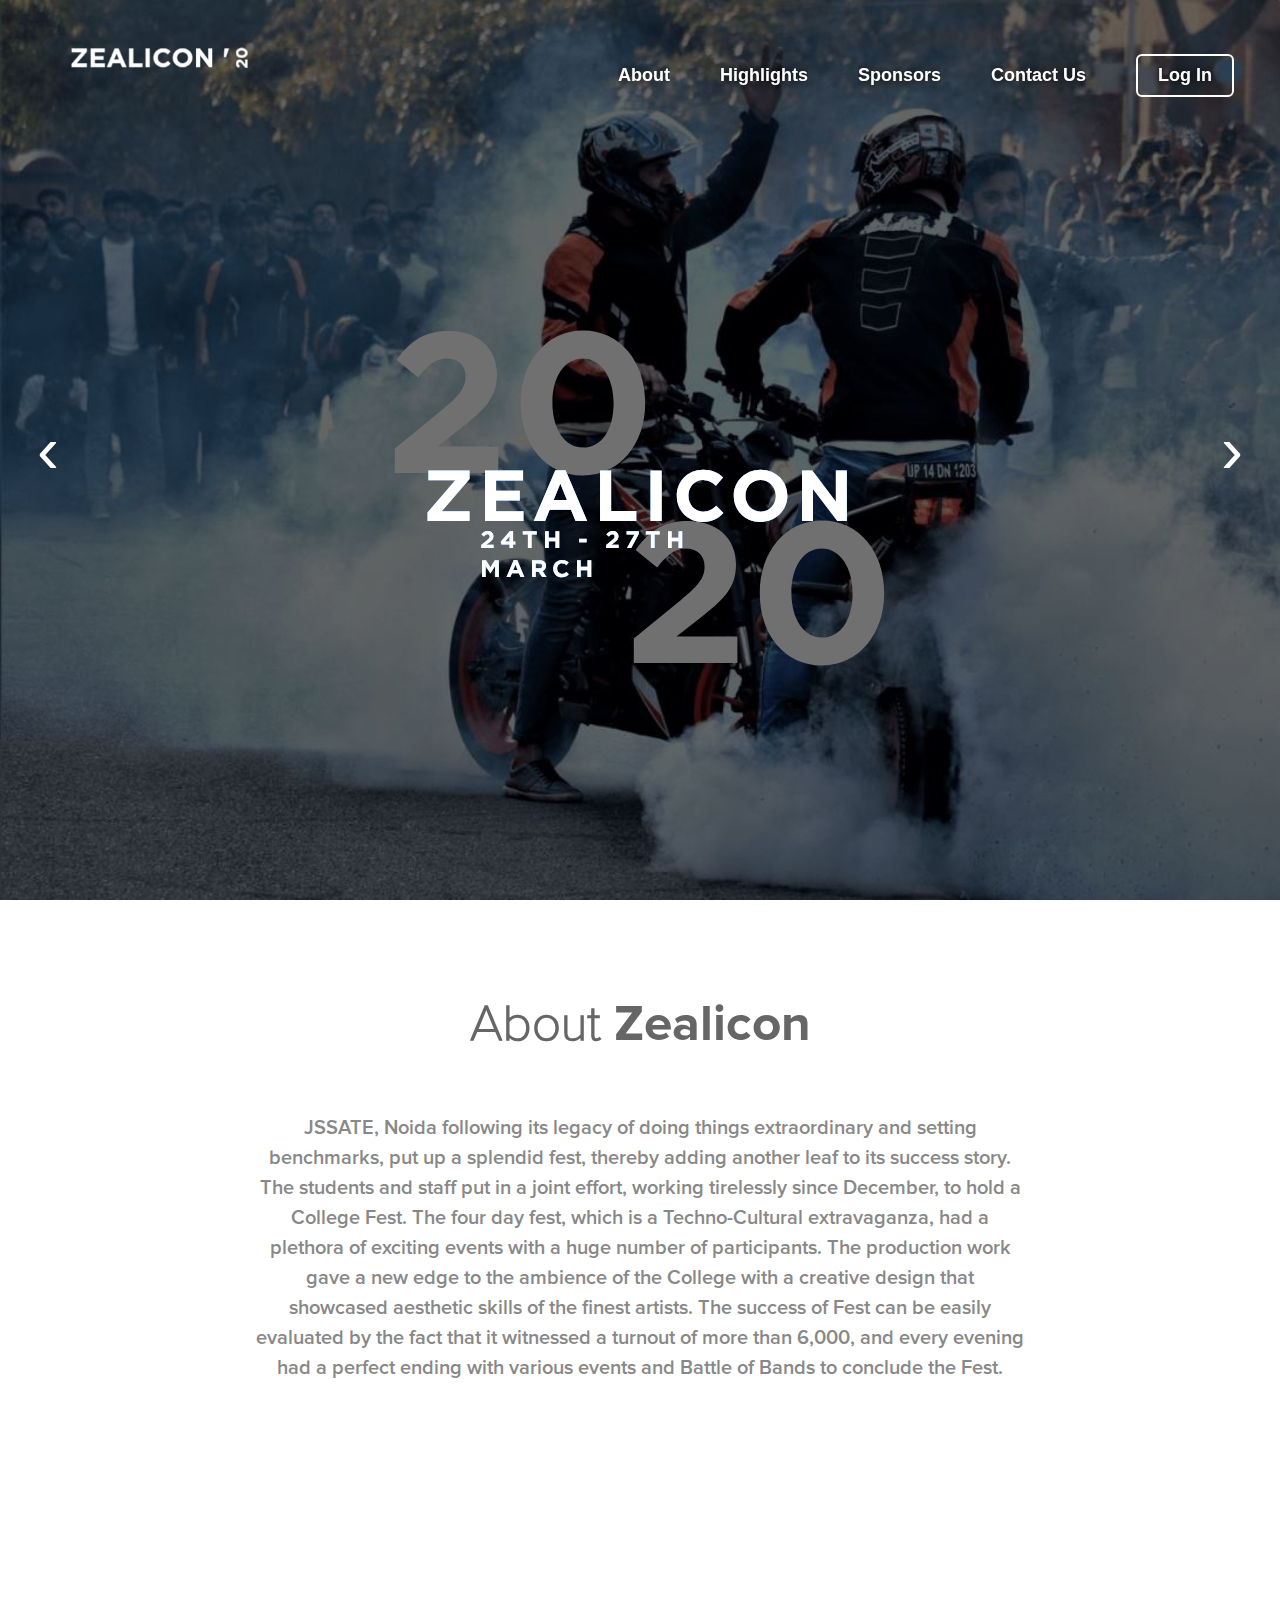
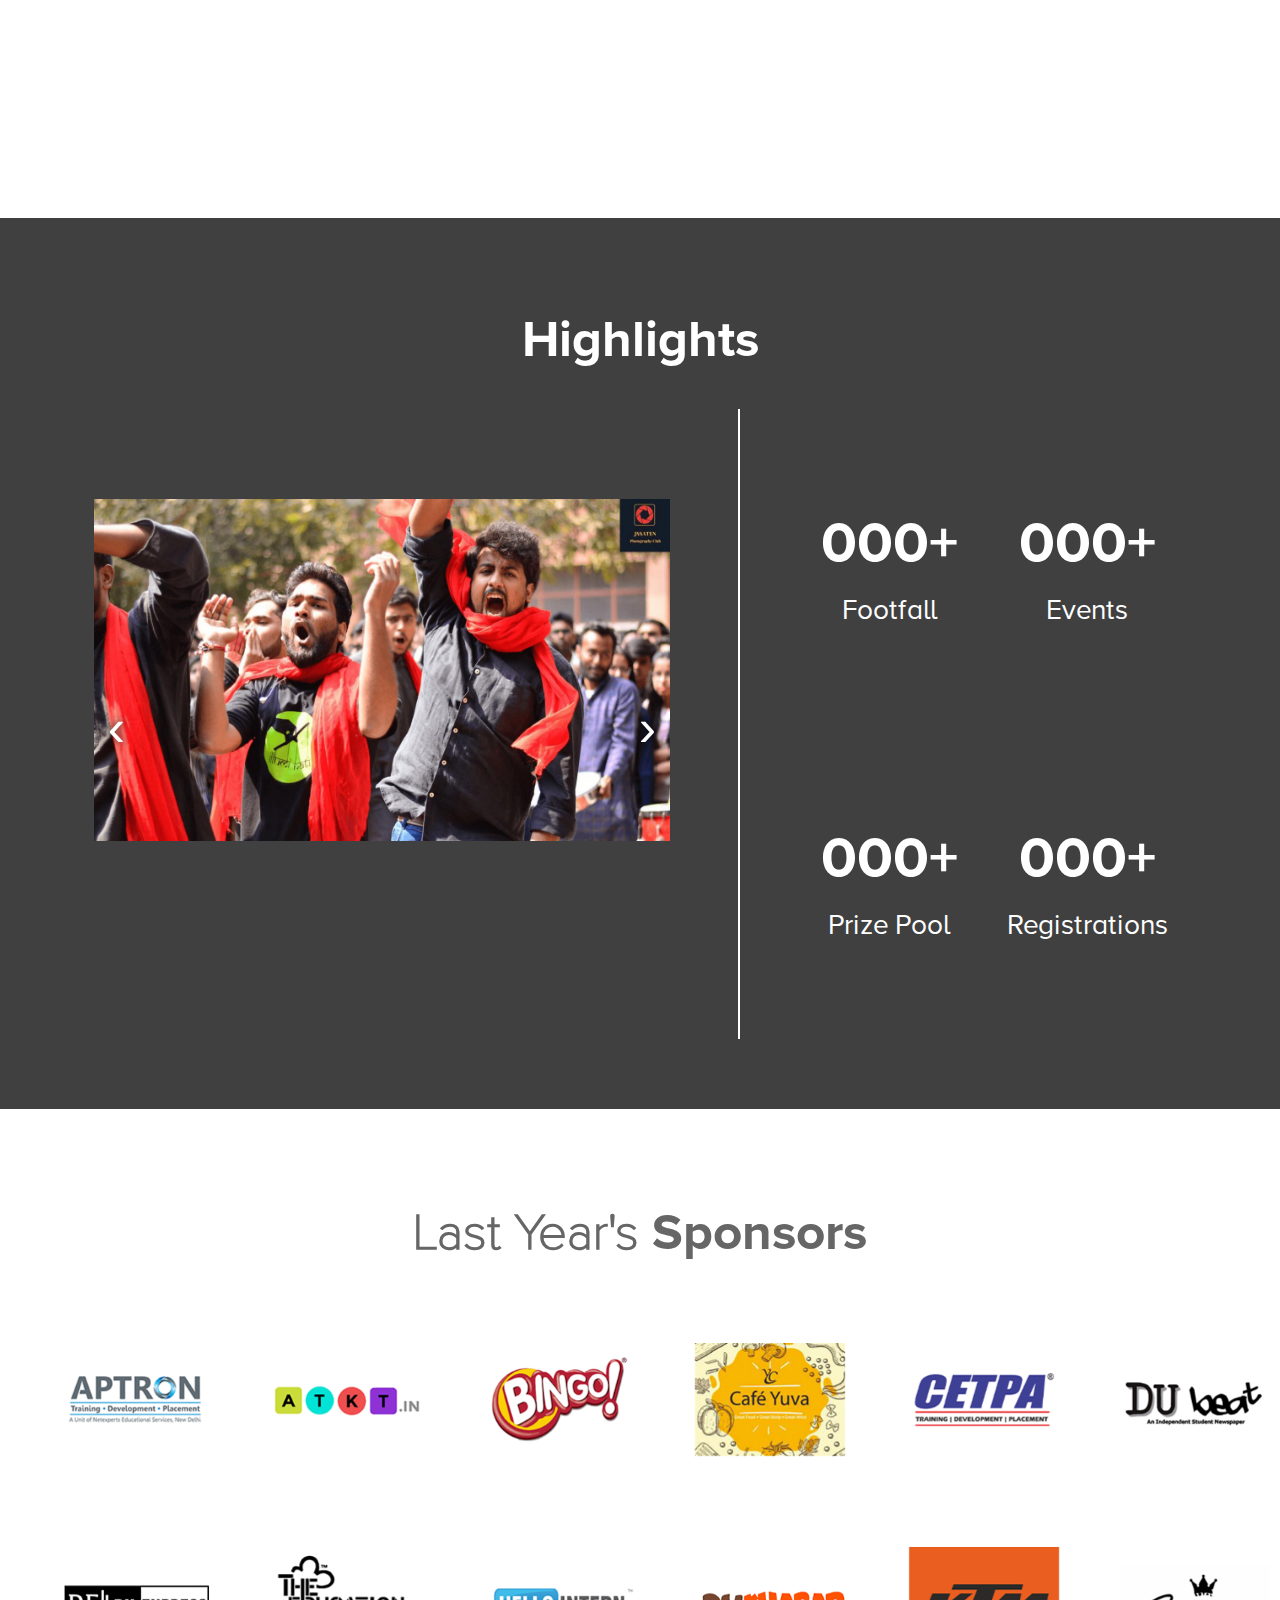
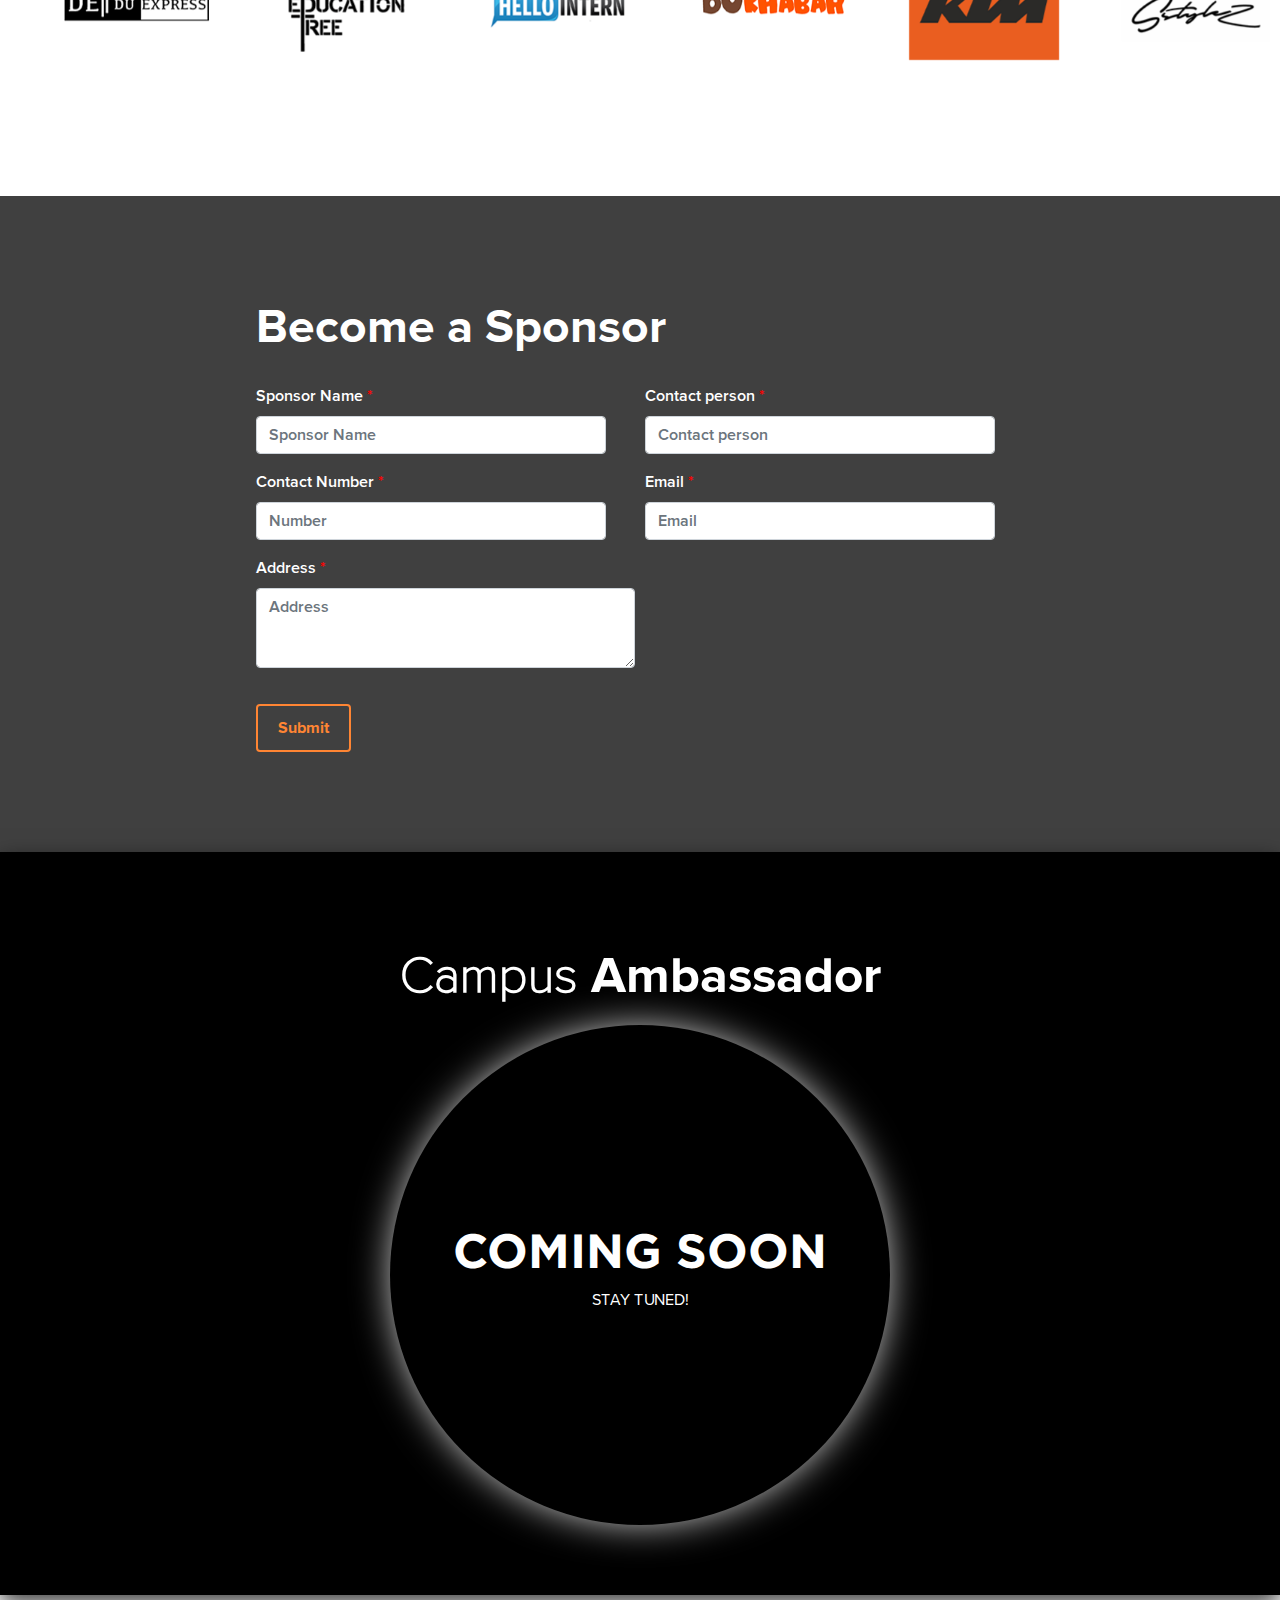
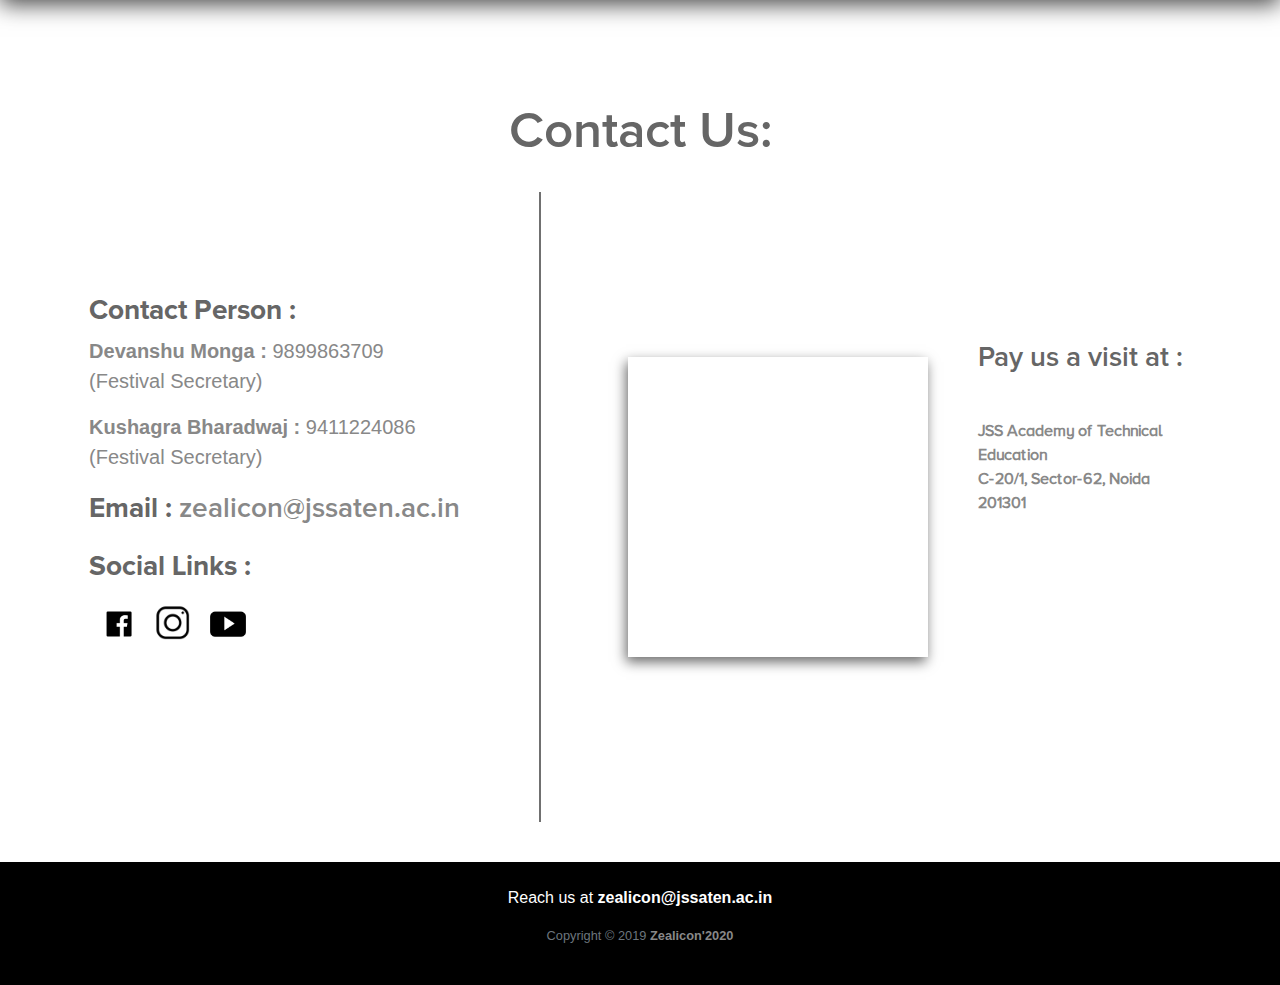
<file: index.html>
<!DOCTYPE html>
<html lang="en">

<head>
    <!-- Required meta tags -->
    <meta charset="utf-8" />
    <meta name="viewport" content="width=device-width, initial-scale=1, shrink-to-fit=no" />
    <!-- Bootstrap CSS -->
    <link rel="stylesheet" href="https://stackpath.bootstrapcdn.com/bootstrap/4.3.1/css/bootstrap.min.css" integrity="sha384-ggOyR0iXCbMQv3Xipma34MD+dH/1fQ784/j6cY/iJTQUOhcWr7x9JvoRxT2MZw1T" crossorigin="anonymous" />
    <!-- owl carousel  -->
    <link rel="stylesheet" href="/styles/owl.carousel.css">

    <!-- my css -->
    <link rel="stylesheet" href="/styles/style.css" />
    <!-- plugins -->
    <link href="https://cdnjs.cloudflare.com/ajax/libs/font-awesome/4.7.0/css/font-awesome.min.css" rel="stylesheet" media="all">
    <link rel="stylesheet" href="./plugins/fontawesome/css/all.css" />
    <!-- favicon -->
    <link rel='shortcut icon' href='favicon.png' type='image/png' />
    <title>Zealicon 2020</title>

    
</head>

<body>

    <!-- script need to be loaded for counter  -->
    <script src="https://code.jquery.com/jquery-3.1.1.min.js"></script>



    <!-- Navbar -->
    <div class="navbar" id="navlist">
        <div class="brand"></div>
        <div class="nav-buttons">
            <a class="hide" href="#about">About</a>
            <a class="hide" href="#highlights">Highlights</a>
            <a class="hide" href="#sponsors">Sponsors</a>
            <a class="hide" href="#contact">Contact Us</a>
            <a class="login hide" href="#comingsoon">Log In</a>
            <!-- <button class="full" onclick="openNav()"><i class="fal fa-bars"></i></button> -->
            <div class="logo"></div>

        </div>
    </div>
    <!-- Navbar -->

    

    <!-- full menu  phone-->
    <div class="fullMenu">
        <!-- Navigation -->
        <div class="b-nav">
            <li><a class="b-link" href="#about">About</a></li>
            <li><a class="b-link" href="#highlights">Highlights</a></li>
            <li><a class="b-link" href="#sponsors">Sponsors</a></li>
            <li><a class="b-link" href="#contact">Contact Us</a></li>
            <li><a class="b-link" href="#comingsoon">Log In</a></li>
        </div>
        <!-- Burger-Icon -->
        <div class="b-container">
            <div class="b-menu">
                <div class="b-bun b-bun--top"></div>
                <div class="b-bun b-bun--mid"></div>
                <div class="b-bun b-bun--bottom"></div>
            </div>
            <!-- Burger-Brand -->
            <a href="#" class="b-brand"></a>
        </div>
    </div>
    <!-- full menu        -->
    
          <!-- main slider -->
    <div class="main-slider">
        <div class="dark">
            <h1 class="glitch" data-glitch="ZEALICON">ZEALICON</h1>
            <h1 class="glitch dates" data-glitch="24th - 27th March">24th - 27th March</h1>
            <p class="twenty-right">20</p>
            <p class="twenty-left">20</p>
            
        </div>
            <div class="slide-wrap owl-carousel">
                    <div class="box b1"></div>
                    <div class="box b2"></div>
                    <div class="box b3"></div>
                    <div class="box b4"></div>
                    <div class="box b5"></div>
                    <div class="box b6"></div>
            </div>
        </div>
    

    <!-- section 2 -->
    <section class="section2" id="about">
        <div class="main">
            <div class="heading">
                <h3>About <span>Zealicon</span></h3>
                <p>JSSATE, Noida following its legacy of doing things extraordinary and setting benchmarks, put up a splendid fest, thereby adding another leaf to its success story. The students and staff put in a joint effort, working tirelessly since December, to hold a College Fest. The four day fest, which is a Techno-Cultural extravaganza, had a plethora of exciting events with a huge number of participants. The production work gave a new edge to the ambience of the College with a creative design that showcased aesthetic skills of the finest artists. The success of Fest can be easily evaluated by the fact that it witnessed a turnout of more than 6,000, and every evening had a perfect ending with various events and Battle of Bands to conclude the Fest.</p>
            </div>
            <div class="iframe-container">
            <iframe width="560" height="315" src="https://www.youtube.com/embed/zRidlFAR00A" frameborder="0" allow="accelerometer; autoplay; encrypted-media; gyroscope; picture-in-picture" allowfullscreen></iframe>
            </div>
        </div>
    </section>

  

     <!-- section 3 -->
     <section class="section3" id="highlights">
            <div class="main">
                <div class="heading">
                    <h3>Highlights</h3>
                 </div>

                <div class="high">
                    <div class="slide">
                        <div class="parent-box owl-carousel">
                            <div class="box"><img src="/img/Carousel (1).jpg" alt=""></div>
                            <div class="box"><img src="/img/Carousel (2).jpg" alt=""></div>
                            <div class="box"><img src="/img/Carousel (3).jpg" alt=""></div>
                            <div class="box"><img src="/img/Carousel (4).jpg" alt=""></div>
                            <div class="box"><img src="/img/Carousel (5).jpg" alt=""></div>
                            <div class="box"><img src="/img/Carousel (6).jpg" alt=""></div>
                            <div class="box"><img src="/img/Carousel (7).jpg" alt=""></div>
                            <div class="box"><img src="/img/Carousel (8).jpg" alt=""></div>
                            <div class="box"><img src="/img/Carousel (9).jpg" alt=""></div>
                            <div class="box"><img src="/img/Carousel (10).jpg" alt=""></div>
                            <div class="box"><img src="/img/Carousel (11).jpg" alt=""></div>
                            <div class="box"><img src="/img/Carousel (12).jpg" alt=""></div>
                            <div class="box"><img src="/img/Carousel (13).jpg" alt=""></div>
                            <div class="box"><img src="/img/Carousel (14).jpg" alt=""></div>
                            <div class="box"><img src="/img/Carousel (15).jpg" alt=""></div>
                            <div class="box"><img src="/img/Carousel (16).jpg" alt=""></div>
                            <div class="box"><img src="/img/Carousel (17).jpg" alt=""></div>
                            <div class="box"><img src="/img/Carousel (18).jpg" alt=""></div>
                            <div class="box"><img src="/img/Carousel (19).jpg" alt=""></div>
                            <div class="box"><img src="/img/Carousel (20).jpg" alt=""></div>
                            <div class="box"><img src="/img/Carousel (21).jpg" alt=""></div>
                            <div class="box"><img src="/img/Carousel (22).jpg" alt=""></div>
                            <div class="box"><img src="/img/Carousel (23).jpg" alt=""></div>
                            <div class="box"><img src="/img/Carousel (24).jpg" alt=""></div>
                            <div class="box"><img src="/img/Carousel (25).jpg" alt=""></div>
                            <div class="box"><img src="/img/Carousel (26).jpg" alt=""></div>
                            <div class="box"><img src="/img/Carousel (27).jpg" alt=""></div>
                            <div class="box"><img src="/img/Carousel (28).jpg" alt=""></div>
                            <div class="box"><img src="/img/Carousel (29).jpg" alt=""></div>
                            <div class="box"><img src="/img/Carousel (30).jpg" alt=""></div>
                            <div class="box"><img src="/img/Carousel (31).jpg" alt=""></div>

                            
                        </div>
                       
                    </div>
                    <div class="count">
                            <div class="row1">
                                <div class="col1">
                                        <div style="display: flex;" >                                
                                                <p class="num c-section4">120</p>
                                                <p class="num">00+</p> 
                                            </div> 
                                    <p class="name">Footfall</p>
                                </div>
                                <div class="col2">
                                        <div style="display: flex;" >                                
                                                <p class="num c-section4">25</p>
                                                <p class="num">00+</p> 
                                            </div> 
                                        <p class="name">Events</p>
                                </div>
                            </div>
                            <div class="row2">
                                    <div class="col1">
                                        
                                            <div style="display: flex;" >                                
                                                    <p class="num c-section4">200</p>
                                                    <p class="num">00+</p> 
                                            </div>
                                            <p class="name">Prize Pool</p>
                                    </div>

                                    <div class="col2">
                                        <div style="display: flex;" >                                
                                            <p class="num c-section4">80</p>
                                            <p class="num">00+</p> 
                                        </div>                                           
                                            <p class="name">Registrations</p>
                                    </div>
                            </div>
                    </div>
                </div>
            </div>
        </section>

         <!-- section 5 -->
    <section class="section5" id="sponsors">
            <div class="main">
                <div class="heading">
                    <h3>Last Year's <span>Sponsors</span></h3>
                 </div>
                 <div class="sponsors">
                        <div class="owl-carousel owl-theme left">
                                <div class="item"><img src="/img/1.png" alt=""></div>
                                <div class="item"><img src="/img/2.png" alt=""></div>
                                <div class="item"><img src="/img/3.png" alt=""></div>
                                <div class="item"><img src="/img/4.png" alt=""></div>
                                <div class="item"><img src="/img/5.png" alt=""></div>
                                <div class="item"><img src="/img/6.png" alt=""></div>
                                <div class="item"><img src="/img/7.png" alt=""></div>
                                <div class="item"><img src="/img/8.png" alt=""></div>
                                <div class="item"><img src="/img/9.png" alt=""></div>
                                <div class="item"><img src="/img/10.png" alt=""></div>
                                <div class="item"><img src="/img/11.png" alt=""></div>
                                <div class="item"><img src="/img/12.png" alt=""></div>
                                <div class="item"><img src="/img/13.png" alt=""></div>
                                <div class="item"><img src="/img/14.png" alt=""></div>
                                <div class="item"><img src="/img/15.png" alt=""></div>
                                <div class="item"><img src="/img/16.png" alt=""></div>
                            </div>
                     </div>
                     <div class="sponsors">
                        <div class="owl-carousel owl-theme right">
                                <div class="item"><img src="/img/17.png" alt=""></div>
                                <div class="item"><img src="/img/18.png" alt=""></div>
                                <div class="item"><img src="/img/19.png" alt=""></div>
                                <div class="item"><img src="/img/20.png" alt=""></div>
                                <div class="item"><img src="/img/21.png" alt=""></div>
                                <div class="item"><img src="/img/22.png" alt=""></div>
                                <div class="item"><img src="/img/23.png" alt=""></div>
                                <div class="item"><img src="/img/24.png" alt=""></div>
                                <div class="item"><img src="/img/25.png" alt=""></div>
                                <div class="item"><img src="/img/26.png" alt=""></div>
                                <div class="item"><img src="/img/27.png" alt=""></div>
                                <div class="item"><img src="/img/28.png" alt=""></div>
                                <div class="item"><img src="/img/29.png" alt=""></div>
                                <div class="item"><img src="/img/30.png" alt=""></div>
                                <div class="item"><img src="/img/31.png" alt=""></div>
                                <div class="item"><img src="/img/32.png" alt=""></div>
                            </div>
                     </div>
                 </div>
            </div>
        </section>
        <!-- section 8 -->
    <section class="section8" id="form">
        <div class="container-box">
            <div class="heading">
                <h3>Become a Sponsor</h3>
            </div>
            <!-- https://script.google.com/macros/s/AKfycbxMxBOZDda9i1Pwx-9tBUz2tNoTBQnVYtziD1rt/exec -->
            <form class="gform" method="POST" data-email="rajatverma5885045@gmail.com" action="https://script.google.com/macros/s/AKfycbxMxBOZDda9i1Pwx-9tBUz2tNoTBQnVYtziD1rt/exec">
                <div class="form-row">
                    <div class="form-group col-md-6">
                        <label for="name">Sponsor Name <span>*</span></label>
                        <input type="text" class="form-control" id="name" placeholder="Sponsor Name" name="sponsers-name" required>
                    </div>
                    <div class="form-group col-md-6">
                        <label for="company">Contact person <span>*</span></label>
                        <input type="text" class="form-control" id="company" placeholder="Contact person" name="contact-person" required>
                    </div>
                </div>
                <div class="form-row">
                    <div class="form-group col-md-6">
                        <label for="number">Contact Number <span>*</span></label>
                        <input type="tel" class="form-control" id="number" placeholder="Number" name="contact-number" maxlength="10" required>
                    </div>
                    <div class="form-group col-md-6">
                        <label for="email">Email <span>*</span></label>
                        <input type="email" class="form-control" id="email" placeholder="Email" name="email" required>
                    </div>
                </div>
                <div class="form-row">
                    <div class="form-group col-md-6">
                        <label for="comment">Address <span>*</span></label>
                        <textarea class="form-control" rows="5" id="comment" placeholder="Address" name="address" required></textarea>
                    </div>
                </div>
                <!-- <div class="form-group">
                    <div class="form-check">
                        <input class="form-check-input" type="checkbox" id="gridCheck">
                        <label class="form-check-label" for="gridCheck">
                            Keep me updated
                        </label>
                    </div>
                </div> -->
                <button type="submit" class="btn">Submit</button>
                <div style="display:none" class="thankyou_message">
                    <!-- You can customize the thankyou message by editing the code below -->
                    <h2 style="color: white;"><b>Thanks</b> for contacting us! We will get back to you soon!
                    </h2>
                   </div>
            </form>
        </div>
    </section>

 <!-- section 7 -->
 <section class="section7" id="comingsoon">
    <div class="main">
        <div class="heading">
            <h3>Campus <span>Ambassador</span></h3>
        </div>
        <div class="circle-wrap">
        <div class="circle">
            <h1 class="glitch" data-glitch="ZEALICON">COMING SOON</h1>
            <p>STAY TUNED!</p>
            <!-- <a class="login" href="#form">NOTIFY ME</a> -->
        </div>
    </div>
    </div>
</section>


         <!-- section 4 -->
     <section class="section4" id="contact">
            <div class="main">
                <div class="heading">
                    <h3>Contact Us:</h3>
                 </div>

                <div class="high">
                    <div class="slide">
                        <div class="content">
                                <p class="contact" style="margin-bottom: 0; padding-bottom: 0; line-height: 0.1;"> <span>Contact Person :</span></p> <br>
                                             <p class="person"> <span>Devanshu Monga :</span> 9899863709 <br> (Festival Secretary)<br> </p>
                                                <p class="person"><span>Kushagra Bharadwaj :</span> 9411224086 <br>(Festival Secretary)</p>   
                                <p class="contact"> <span>Email :</span> zealicon@jssaten.ac.in</p>
                                <p class="contact"> <span>Social Links :</span></p>
                                <div class="social">
                                    <a href="https://www.facebook.com/zealicon/" target="_blank"> <img src="/img/fb.png" alt="."></a>
                                    <a href="https://www.instagram.com/zealicon/" target="_blank"><img src="/img/insta.png" alt="."></a>
                                    <a href="https://www.youtube.com/watch?v=zRidlFAR00A" target="_blank"><img src="/img/youtube.png" alt="."></a>
                                </div>
                    </div>
                    </div>
                    <div class="count">
                        <div class="map">
                                <iframe src="https://www.google.com/maps/embed?pb=!1m18!1m12!1m3!1d3502.5450831368453!2d77.3582765147209!3d28.613421191697267!2m3!1f0!2f0!3f0!3m2!1i1024!2i768!4f13.1!3m3!1m2!1s0x390ce5992452d761%3A0xaaa44725147c1507!2sJSS%20Academy%20of%20Technical%20Education!5e0!3m2!1sen!2sin!4v1573230179534!5m2!1sen!2sin" width="300" height="300" frameborder="0" style="border:0;" allowfullscreen=""></iframe>
                        </div>
                        <div class="visit">
                            <div class="pay">Pay us a visit at :</div>
                            <div class="location">JSS Academy of Technical Education <br> C-20/1, Sector-62, Noida 201301</div>
                        </div>
                    </div>
                </div>
            </div>
        </section>
    
    
    <!-- Footer  -->
    <footer class="p-4">
        <div class="container-fluid p-0">
          <div class="row">
            <div class="col text-center">
              <p>Reach us at <b>zealicon@jssaten.ac.in</b> </p>
              <small class="text-muted">
               <p>Copyright &copy; 2019 <span>Zealicon'2020</span></p>
              </small>
            </div>
          </div>
          <a href="#" class="go-top"><i class="far fa-chevron-up"></i></a>
        </div>
    </footer>
    
    <!-- Optional JavaScript -->
    <!-- jQuery first, then Popper.js, then Bootstrap JS -->
    <script src="https://code.jquery.com/jquery-3.3.1.slim.min.js" integrity="sha384-q8i/X+965DzO0rT7abK41JStQIAqVgRVzpbzo5smXKp4YfRvH+8abtTE1Pi6jizo" crossorigin="anonymous"></script>
    <script src="https://cdnjs.cloudflare.com/ajax/libs/popper.js/1.14.7/umd/popper.min.js" integrity="sha384-UO2eT0CpHqdSJQ6hJty5KVphtPhzWj9WO1clHTMGa3JDZwrnQq4sF86dIHNDz0W1" crossorigin="anonymous"></script>
    <script src="https://stackpath.bootstrapcdn.com/bootstrap/4.3.1/js/bootstrap.min.js" integrity="sha384-JjSmVgyd0p3pXB1rRibZUAYoIIy6OrQ6VrjIEaFf/nJGzIxFDsf4x0xIM+B07jRM" crossorigin="anonymous"></script>
  
    <!-- go top  -->
        <script src="/js/gotop.js"></script>
    
    <!-- menu phone  -->
    <script src="/js/fullMenu.js"></script>

     <!-- owl carousel -->
     <script src="/js/jquery.js"></script>
     <script src="/js/owl.carousel.js"></script>

     <script data-cfasync="false" type="text/javascript" src="/js/form-submission-handler.js"></script>
    
    <!-- owl carousel settings -->
    
    <script>
         $(".slide-wrap").owlCarousel({
                        loop: true,
                        margin: 30,
                        nav: true,
                        autoplay: true,
                        autoplayTimeout: 3520,
                        autoplayHoverPause: true,
                        // slideTransition: `linear`,
                        // autoplay: true,
                        // rtl:true,
                        // autoplayTimeout: 1000,
                        // autoplayTimeout: 1520,
                        // smartSpeed: 1500,
                        // animateIn: 'linear',
                        // animateOut: 'linear',
                        responsive: {
                            0: {
                            items: 1
                            },
                            200: {
                            items: 1
                            },
                            1000: {
                            items: 1
                            }
                        }
                        });

    $(".parent-box").owlCarousel({
                        loop: true,
                        margin: 10,
                        nav: true,
                        dots: true,
                        autoplay: true,
                        autoplayTimeout: 2520,
                        autoplayHoverPause: true,
                        // slideTransition: `linear`,
                        // autoplay: true,
                        // rtl:true,
                        // autoplayTimeout: 1000,
                        // autoplayTimeout: 1520,
                        // smartSpeed: 1500,
                        // animateIn: 'linear',
                        // animateOut: 'linear',
                        responsive: {
                            0: {
                            items: 1
                            },
                            200: {
                            items: 1
                            },
                            1000: {
                            items: 1
                            }
                        }
                        });

    $(".left").owlCarousel({
                        loop: true,
                        margin: 10,
                        nav: true,
                        slideTransition: `linear`,
                        autoplay: true,
                        autoplayTimeout: 3520,
                        // autoplayHoverPause: true,
                        smartSpeed: 8000,
                        animateIn: 'linear',
                        animateOut: 'linear',
                        responsive: {
                            0: {
                            items: 1
                            },
                            200: {
                            items: 2
                            },
                            1000: {
                            items: 6
                            }
                        }
                        });
    
    $(".right").owlCarousel({
                        loop: true,
                        margin: 10,
                        nav: true,
                        slideTransition: `linear`,
                        autoplay: true,
                        // autoplayTimeout: 1000,
                        autoplayTimeout: 3520,
                        smartSpeed: 8000,
                        rtl:true,
                        animateIn: 'linear',
                        animateOut: 'linear',
                        responsive: {
                            0: {
                            items: 1
                            },
                            200: {
                            items: 2
                            },
                            1000: {
                            items: 6
                            }
                        }
                        });

    </script>


   
  
    
    <!-- Navbar scroll effect  -->
    <script>
            var navul = document.getElementById("navlist")

            $(window).scroll(function() {
                $(navul).toggleClass('scrolled', $(this).scrollTop() > 15);

            });
    </script>

    <script>
        
        var bun = document.getElementsByClassName("b-menu")

            $(window).scroll(function() {
                $(bun).toggleClass('scrolled', $(this).scrollTop() > 15);

            });
    </script>

            <!-- counter -->


            <script>
                $(function () {
                function isScrolledIntoView($elem) {
                    var docViewTop = $(window).scrollTop();
                    var docViewBottom = docViewTop + $(window).height();
                    var elemTop = $elem.offset().top;
                    var elemBottom = elemTop + $elem.height();
                    return ((elemBottom <= docViewBottom) && (elemTop >= docViewTop));
                }
            
                function count($this) {
                    var current = parseInt($this.html(), 10);
                    if (isScrolledIntoView($this) && !$this.data("isCounting") && current < $this.data('count')) {
                        $this.html(++current);
                        $this.data("isCounting", true);
                        setTimeout(function () {
                            $this.data("isCounting", false);
                            count($this);
                        }, 6);
                    }
                }
            
                $(".c-section4").each(function () {
                    $(this).data('count', parseInt($(this).html(), 10));
                    $(this).html('0');
                    $(this).data("isCounting", false);
                });
            
                function startCount() {
                    $(".c-section4").each(function () {
                        count($(this));
                    });
                };
            
                $(window).scroll(function () {
                    startCount();
                });
            
                startCount();
            });
            
            </script>

</body>

</html>
</file>
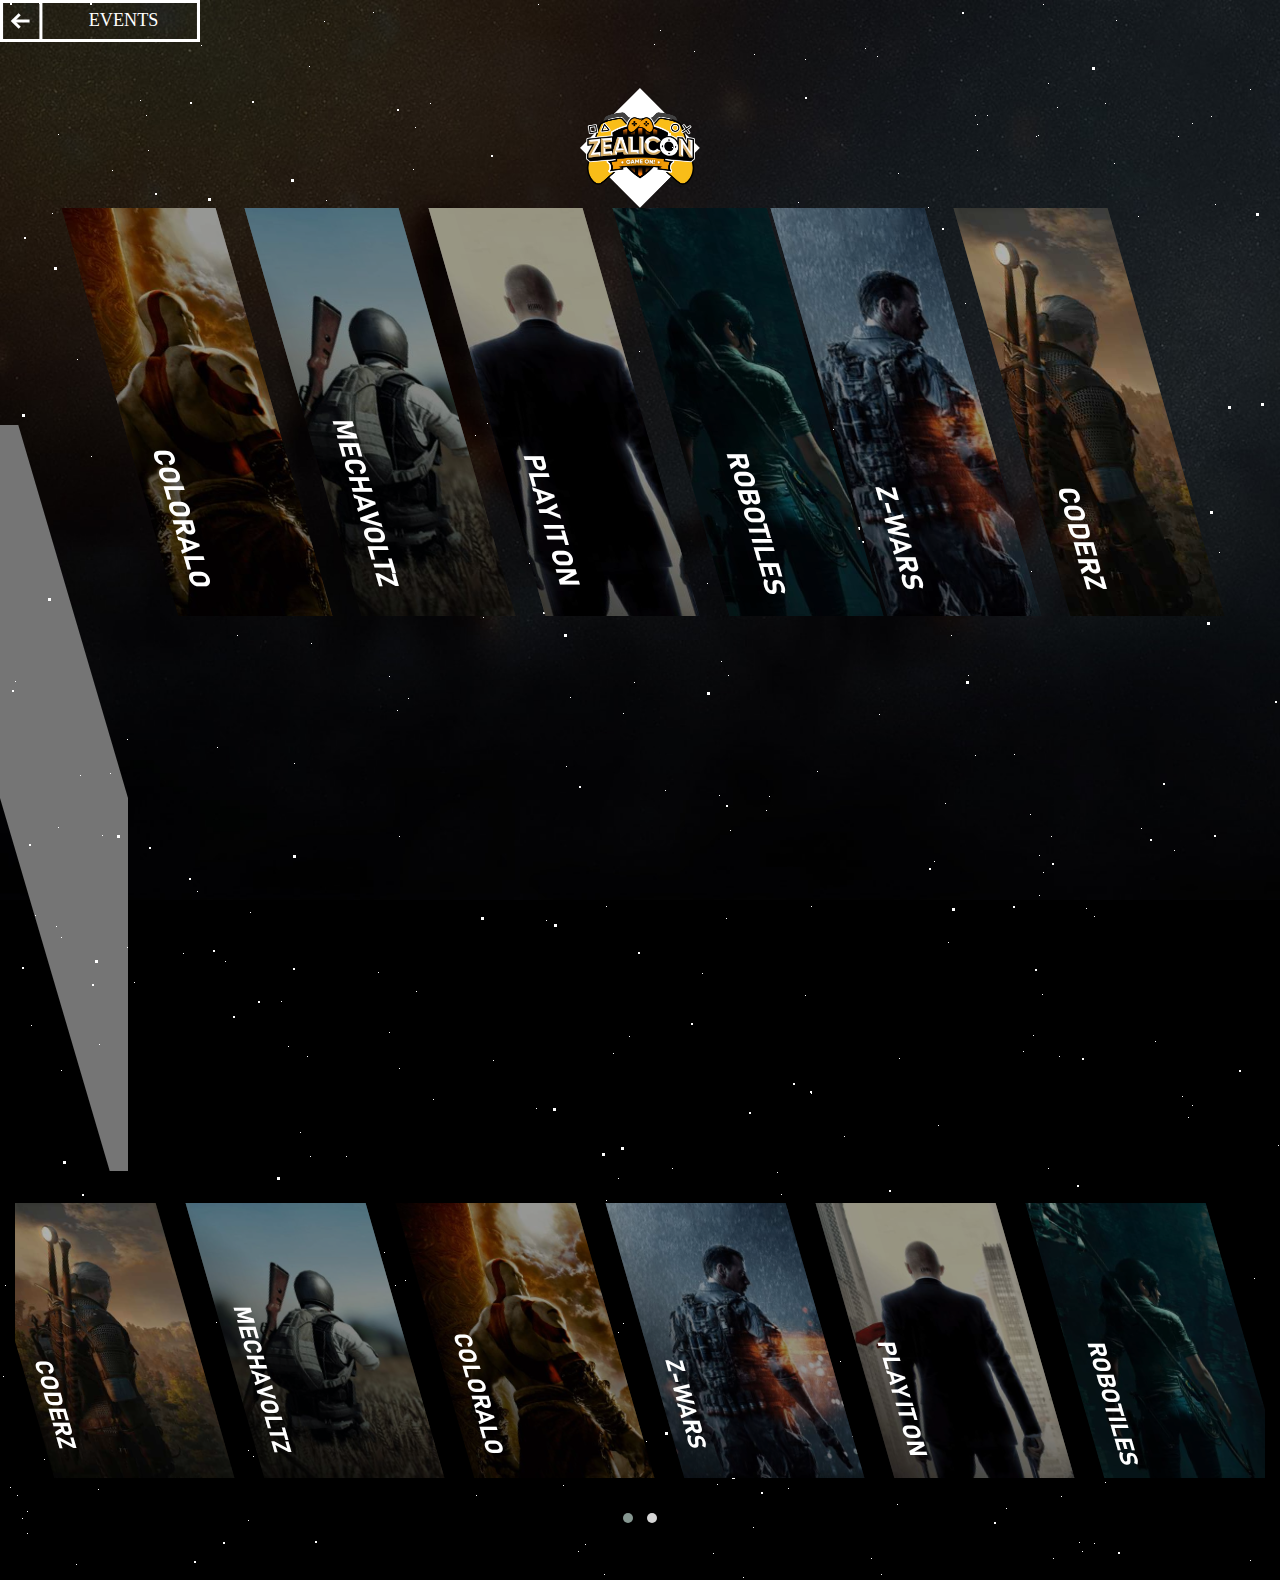
<file: events/index.html>
<!DOCTYPE html>
<html>
<head>
  <!-- Global site tag (gtag.js) - Google Analytics -->
<script async src="https://www.googletagmanager.com/gtag/js?id=UA-134757493-1"></script>
<script>
  window.dataLayer = window.dataLayer || [];
  function gtag(){dataLayer.push(arguments);}
  gtag('js', new Date());
  gtag('config', 'UA-134757493-1');
</script>

  <title>Zealicon || 2K19</title>
  <meta charset="utf-8">
  <meta name="viewport" content="width=device-width, initial-scale=1, maximum-scale=1, user-scalable=no">
  <link rel="stylesheet" href="https://use.fontawesome.com/releases/v5.0.13/css/all.css" integrity="sha384-DNOHZ68U8hZfKXOrtjWvjxusGo9WQnrNx2sqG0tfsghAvtVlRW3tvkXWZh58N9jp"
  crossorigin="anonymous">
  <link rel="shortcut icon" href="../favicon.ico" type="image/vnd.microsoft.icon">
  <!-- Bootstrap CSS -->
  <link rel="stylesheet" href="https://stackpath.bootstrapcdn.com/bootstrap/4.1.0/css/bootstrap.min.css" integrity="sha384-9gVQ4dYFwwWSjIDZnLEWnxCjeSWFphJiwGPXr1jddIhOegiu1FwO5qRGvFXOdJZ4" crossorigin="anonymous">
  <link rel="stylesheet" type="text/css" href="../css/owl.carousel.min.css">
  <link rel="stylesheet" type="text/css" href="../css/owl.theme.default.min.css">
  <link rel="stylesheet" type="text/css" href="../css/docs.theme.min.css">
  <link rel="stylesheet" type="text/css" href="../css/style.css">
  <script src="https://ajax.googleapis.com/ajax/libs/jquery/3.3.1/jquery.min.js"></script>
  <script type="text/javascript" src="../js/animate.js"></script>
  <script type="text/javascript" src="../js/owl.carousel.min.js"></script>
  <script src="https://cdnjs.cloudflare.com/ajax/libs/popper.js/1.14.0/umd/popper.min.js" integrity="sha384-cs/chFZiN24E4KMATLdqdvsezGxaGsi4hLGOzlXwp5UZB1LY//20VyM2taTB4QvJ" crossorigin="anonymous"></script>
  <script src="https://stackpath.bootstrapcdn.com/bootstrap/4.1.0/js/bootstrap.min.js" integrity="sha384-uefMccjFJAIv6A+rW+L4AHf99KvxDjWSu1z9VI8SKNVmz4sk7buKt/6v9KI65qnm" crossorigin="anonymous"></script>
  <style type="text/css">
  .owl-dots {
    display: block;
  }
  #demos .owl-carousel .item {
    height: 275px;
    transform: skewX(16deg);
    width: 90%;
  }
  .owl-carousel .owl-nav button.owl-next, .owl-carousel .owl-nav button.owl-prev, .owl-carousel button.owl-dot {
    display: none;
  }
  .owl-theme .owl-dots .owl-dot span:focus ,.owl-theme .owl-dots .owl-dot span:target , .owl-theme .owl-dots .owl-dot span:active {
    outline: 0!important;
  }
  .owl-theme .owl-nav {
    margin-top: 30px;
  }
</style>
</head>
<body class="event_body">
   <audio autoplay="true" loop="true" id="audio">
    <source src="../sound/bg_zealicon.mp3" type="audio/mpeg">
    </audio>
  <div id="snackbar" class="bold_fold">To be updated soon!</div>
  <div class="animation-wrapper">
    <div class="particle particle-1"></div>
    <div class="particle particle-2"></div>
    <div class="particle particle-3"></div>
    <div class="particle particle-4"></div>
  </div>
  <div class="container_fluid py-5">
    <div class="row" style="max-width: 100%!important;">
      <div class="col-5 offset-1 pt-1 mobile_back">
        <a href="../">
          <img src="../img/events-back.svg" class="about_back">
        </a>
      </div>
      <div class="col-2">
        <p>&nbsp;</p>
      </div>
      <div class="col-4 pt-1 text-center">
        <img src="../img/z19-whiterim@2x.png" class="white_logo">
      </div>
    </div>
  </div>
  <div class="d-none d-md-block">
    <div class="container-fluid py-5" style="padding-right: 0px; padding-left: 0px;">
      <div class="row">
        <img src="../img/grey-left.svg" width="10%" style="margin-right: -2%;">
        <div class="white coloralo" id="1" onclick="myFunction(this.id)">
          <p class="event_text" style="bottom: 55px; margin-left: -40px;">COLORALO</p>
        </div>
        <div class="white mech" id="2" onclick="myFunction(this.id)">
          <p class="event_text" style="bottom: 70px; margin-left: -50px;">MECHAVOLTZ</p>
        </div>
        <div class="white play" id="3" onclick="myFunction(this.id)">
          <p class="event_text" style="bottom: 53px; margin-left: -35px;">PLAY IT ON</p>
        </div>
        <div class="white tro" style="margin-right: -1%;" id="4" onclick="myFunction(this.id)">
          <p class="event_text" style="bottom: 50px;">ROBOTILES</p>
        </div>
        <div class="white wars" id="5" onclick="myFunction(this.id)">
          <p class="event_text">Z-WARS</p>
        </div>
        <div class="white coderz" id="6" onclick="myFunction(this.id)">
          <p class="event_text">CODERZ</p>
        </div>
        <img src="../img/grey-right.svg" height="408px" width="10%">
      </div>
    </div>
  </div>
  <div class="d-block d-md-none">
    <section id="demos">
      <div class="row">
        <div class="large-12 columns">
          <div class="owl-carousel owl-theme">
            <div class="item coderz" id="6" onclick="myFunction(this.id)">
              <p class="event_text_mobile" style="margin-left: -40px;">CODERZ</p>
            </div>
            <div class="item mech" id="2" onclick="myFunction(this.id)">
              <p class="event_text_mobile" style="margin-left: -65px; bottom: 60px;">MECHAVOLTZ</p>
            </div>
            <div class="item coloralo" id="1" onclick="myFunction(this.id)">
              <p class="event_text_mobile" style="margin-left: -50px; bottom: 45px;">COLORALO</p>
            </div>
            <div class="item wars" id="5" onclick="myFunction(this.id)">
              <p class="event_text_mobile" style="margin-left: -40px;">Z-WARS</p>
            </div>
            <div class="item play" id="3" onclick="myFunction(this.id)">
              <p class="event_text_mobile" style="margin-left: -45px; bottom: 40px;">PLAY IT ON</p>
            </div>
            <div class="item tro" id="4" onclick="myFunction(this.id)">
              <p class="event_text_mobile" style="margin-left: -50px;">ROBOTILES</p>
            </div>
            <br/>
          </div>
        </div>
      </div>
    </section>
  </div>
 <script type="text/javascript">
  function myFunction(id){
    // var id = e.target.id;
    // console.log(id);
    localStorage.setItem('id', id);
    window.location.href='../category?category='+id;
   }

 </script>
<script type="text/javascript">
  $('.owl-carousel').owlCarousel({
    loop:true,
    margin:10,
    responsiveClass:true,
    responsive:{
      0:{
        items:2,
        nav:true
      },
      600:{
        items:3,
        nav:false
      },
      1000:{
        items:6,
        nav:true,
        loop:false
      }
    }
  })
</script>
</body>
</body>
</html>
</file>
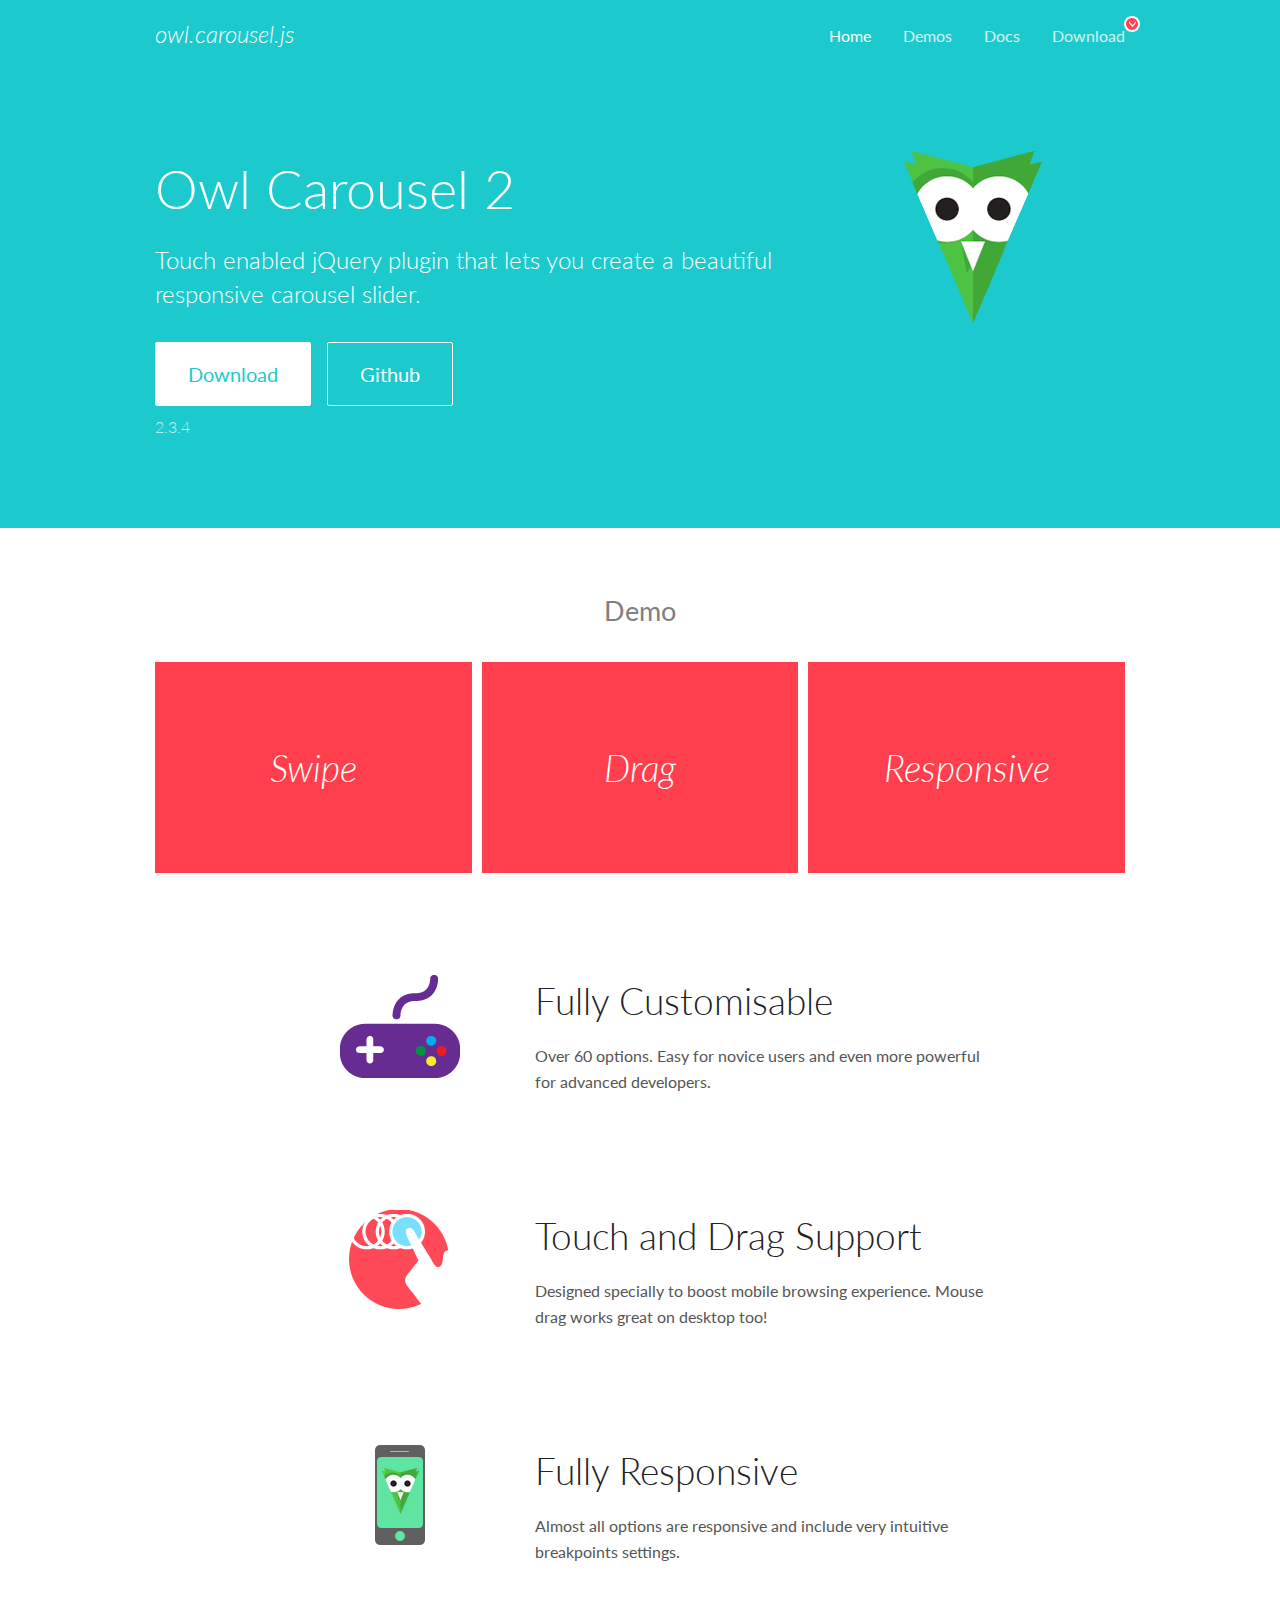
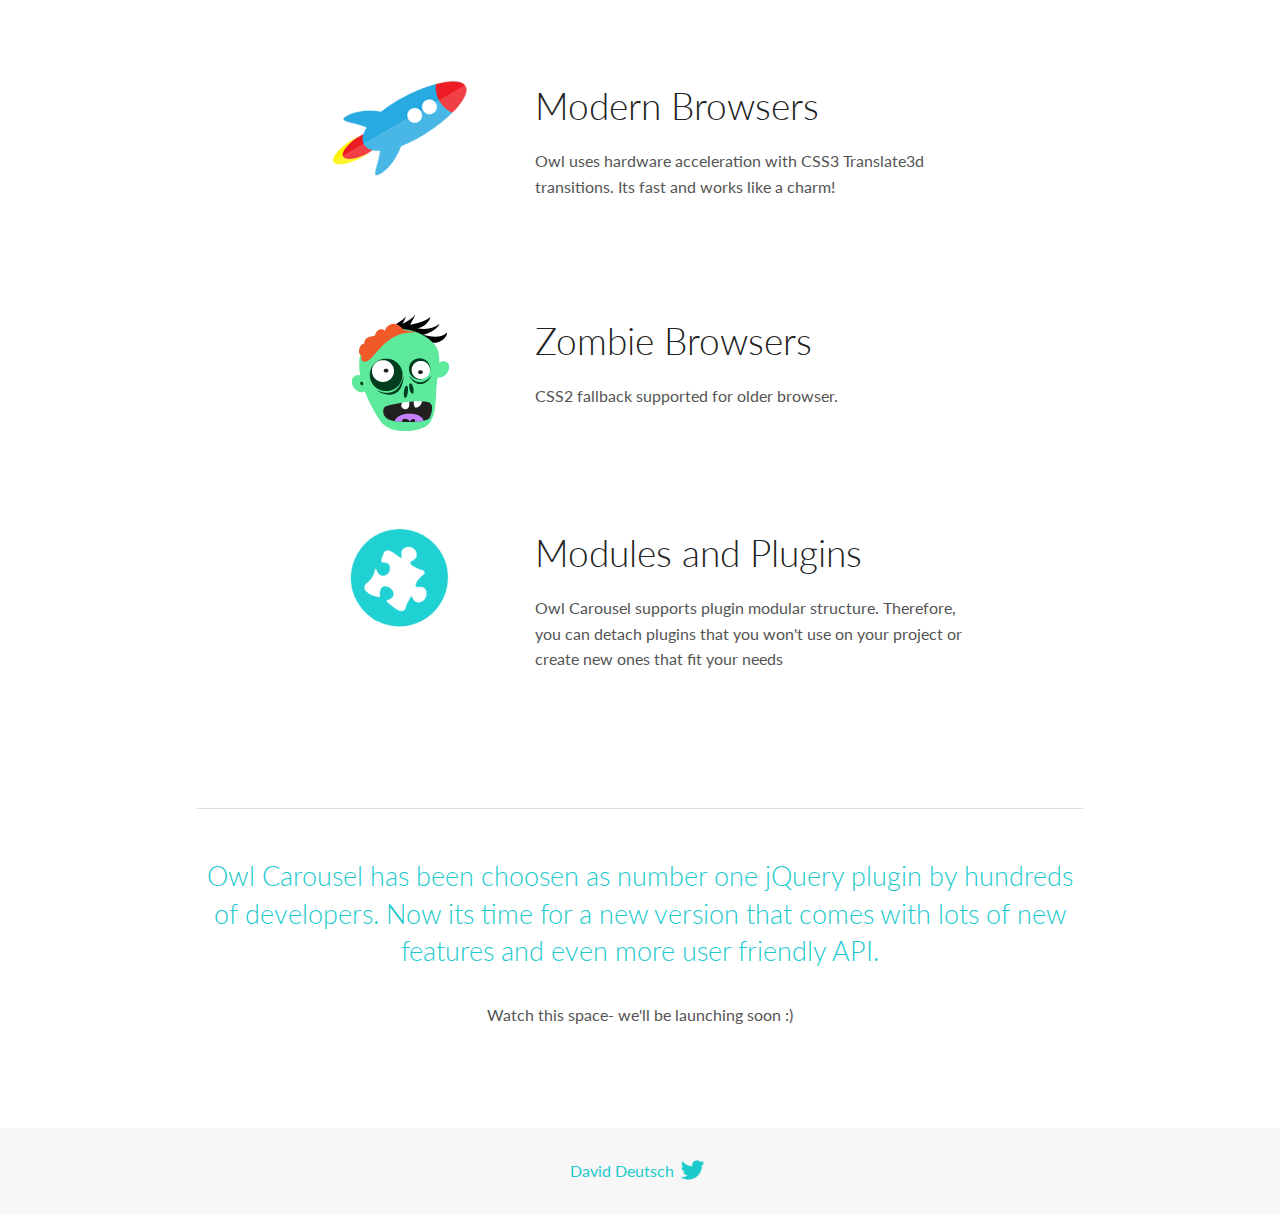
<file: OwlCarousel2-2.3.4 (2)/OwlCarousel2-2.3.4/docs/index.html>
<!DOCTYPE html>
<html lang="en">
  <head>

    <!-- head -->
    <meta charset="utf-8">
    <meta name="msapplication-tap-highlight" content="no" />
    <meta name="viewport" content="width=device-width, initial-scale=1.0" />
    <meta name="description" content="Touch enabled jQuery plugin that lets you create beautiful responsive carousel slider.">
    <meta name="author" content="David Deutsch">
    <title>
      Home | Owl Carousel | 2.3.4
    </title>

    <!-- Stylesheets -->
    <link href='https://fonts.googleapis.com/css?family=Lato:300,400,700,400italic,300italic' rel='stylesheet' type='text/css'>
    <link rel="stylesheet" href="assets/css/docs.theme.min.css">

    <!-- Owl Stylesheets -->
    <link rel="stylesheet" href="assets/owlcarousel/assets/owl.carousel.min.css">
    <link rel="stylesheet" href="assets/owlcarousel/assets/owl.theme.default.min.css">

    <!-- HTML5 shim and Respond.js IE8 support of HTML5 elements and media queries -->

    <!--[if lt IE 9]>
      <script src="https://oss.maxcdn.com/libs/html5shiv/3.7.0/html5shiv.js"></script>
      <script src="https://oss.maxcdn.com/libs/respond.js/1.3.0/respond.min.js"></script>
    <![endif]-->

    <!-- Favicons -->
    <link rel="apple-touch-icon-precomposed" sizes="144x144" href="assets/ico/apple-touch-icon-144-precomposed.png">
    <link rel="shortcut icon" href="assets/ico/favicon.png">
    <link rel="shortcut icon" href="favicon.ico">

    <!-- Yeah i know js should not be in header. Its required for demos.-->

    <!-- javascript -->
    <script src="assets/vendors/jquery.min.js"></script>
    <script src="assets/owlcarousel/owl.carousel.js"></script>
  </head>
  <body>

    <!-- header -->
    <header class="header">
      <div class="row">
        <div class="large-12 columns">
          <div class="brand left">
            <h3>
              <a href="/OwlCarousel2/">owl.carousel.js</a> 
            </h3>
          </div>
          <a id="toggle-nav" class="right">
            <span></span> <span></span> <span></span> 
          </a> 
          <div class="nav-bar">
            <ul class="clearfix">
              <li class="active">
                <a href="/OwlCarousel2/index.html">Home</a> 
              </li>
              <li> <a href="/OwlCarousel2/demos/demos.html">Demos</a>  </li>
              <li> <a href="/OwlCarousel2/docs/started-welcome.html">Docs</a>  </li>
              <li>
                <a href="https://github.com/OwlCarousel2/OwlCarousel2/archive/2.3.4.zip">Download</a> 
                <span class="download"></span> 
              </li>
            </ul>
          </div>
        </div>
      </div>
    </header>

    <!-- home panel -->
    <section id="hero">
      <div class="row">
        <div class="large-8 medium-8 columns">
          <h1>Owl Carousel 2</h1>
          <h4>Touch enabled jQuery plugin that lets you create a beautiful responsive carousel slider.</h4>
          <a href="https://github.com/OwlCarousel2/OwlCarousel2/archive/2.3.4.zip" class="hero-button">Download</a> 
          <a href="https://github.com/OwlCarousel2/OwlCarousel2" class="hero-button outline">Github</a> 
          <p>2.3.4</p>
        </div>
        <div class="large-4 medium-4 columns">
          <img class="owl-logo" src="assets/img/owl-logo.png" alt="mr. Owl">
        </div>
      </div>
    </section>

    <!-- body -->
    <div class="home-demo">
      <div class="row">
        <div class="large-12 columns">
          <h3>Demo</h3>
          <div class="owl-carousel">
            <div class="item">
              <h2>Swipe</h2>
            </div>
            <div class="item">
              <h2>Drag</h2>
            </div>
            <div class="item">
              <h2>Responsive</h2>
            </div>
            <div class="item">
              <h2>CSS3</h2>
            </div>
            <div class="item">
              <h2>Fast</h2>
            </div>
            <div class="item">
              <h2>Easy</h2>
            </div>
            <div class="item">
              <h2>Free</h2>
            </div>
            <div class="item">
              <h2>Upgradable</h2>
            </div>
            <div class="item">
              <h2>Tons of options</h2>
            </div>
            <div class="item">
              <h2>Infinity</h2>
            </div>
            <div class="item">
              <h2>Auto Width</h2>
            </div>
          </div>
        </div>
      </div>
    </div>
    <script>
      var owl = $('.owl-carousel');
      owl.owlCarousel({
        margin: 10,
        loop: true,
        responsive: {
          0: {
            items: 1
          },
          600: {
            items: 2
          },
          1000: {
            items: 3
          }
        }
      })
    </script>

    <!-- features -->
    <div id="features">
      <div class="row">
        <div class="small-12 medium-9 small-centered columns">
          <section class="row feature">
            <div class="medium-4 small-12 columns">
              <img src="assets/img/feature-options.png" alt="">
            </div>
            <div class="medium-8 small-12 columns">
              <h2>Fully Customisable</h2>
              <p>Over 60 options. Easy for novice users and even more powerful for advanced developers.</p>
            </div>
          </section>
          <section class="row feature">
            <div class="medium-4 small-12 columns">
              <img src="assets/img/feature-drag.png" alt="">
            </div>
            <div class="medium-8 small-12 columns">
              <h2>Touch and Drag Support</h2>
              <p>Designed specially to boost mobile browsing experience. Mouse drag works great on desktop too!</p>
            </div>
          </section>
          <section class="row feature">
            <div class="medium-4 small-12 columns">
              <img src="assets/img/feature-responsive.png" alt="">
            </div>
            <div class="medium-8 small-12 columns">
              <h2>Fully Responsive</h2>
              <p>Almost all options are responsive and include very intuitive breakpoints settings.</p>
            </div>
          </section>
          <section class="row feature">
            <div class="medium-4 small-12 columns">
              <img src="assets/img/feature-modern.png" alt="">
            </div>
            <div class="medium-8 small-12 columns">
              <h2>Modern Browsers</h2>
              <p>Owl uses hardware acceleration with CSS3 Translate3d transitions. Its fast and works like a charm! </p>
            </div>
          </section>
          <section class="row feature">
            <div class="medium-4 small-12 columns">
              <img src="assets/img/feature-zombie.png" alt="">
            </div>
            <div class="medium-8 small-12 columns">
              <h2>Zombie Browsers</h2>
              <p>CSS2 fallback supported for older browser.</p>
            </div>
          </section>
          <section class="row feature">
            <div class="medium-4 small-12 columns">
              <img src="assets/img/feature-module.png" alt="">
            </div>
            <div class="medium-8 small-12 columns">
              <h2>Modules and Plugins</h2>
              <p>Owl Carousel supports plugin modular structure. Therefore, you can detach plugins that you won&#x27;t use on your project or create new ones that fit your needs</p>
            </div>
          </section>
        </div>
      </div>
    </div>

    <!-- footer -->
    <section id="teaser-text">
      <div class="row">
        <div class="small-12 medium-11 small-centered columns">
          <hr>
          <h3 id="owl-carousel-has-been-choosen-as-number-one-jquery-plugin-by-hundreds-of-developers-now-its-time-for-a-new-version-that-comes-with-lots-of-new-features-and-even-more-user-friendly-api-">Owl Carousel has been choosen as number one jQuery plugin by hundreds of developers. Now its time for a new version that comes with lots of new features and even more user friendly API.</h3>
          <p>Watch this space- we&#39;ll be launching soon :)</p>
        </div>
      </div>
    </section>

    <!-- footer -->
    <footer class="footer">
      <div class="row">
        <div class="large-12 columns">
          <h5>
            <a href="/OwlCarousel2/docs/support-contact.html">David Deutsch</a> 
            <a id="custom-tweet-button" href="https://twitter.com/share?url=https://github.com/OwlCarousel2/OwlCarousel2&text=Owl Carousel - This is so awesome! " target="_blank"></a> 
          </h5>
        </div>
      </div>
    </footer>

    <!-- vendors -->
    <script src="assets/vendors/highlight.js"></script>
    <script src="assets/js/app.js"></script>
  </body>
</html>
</file>
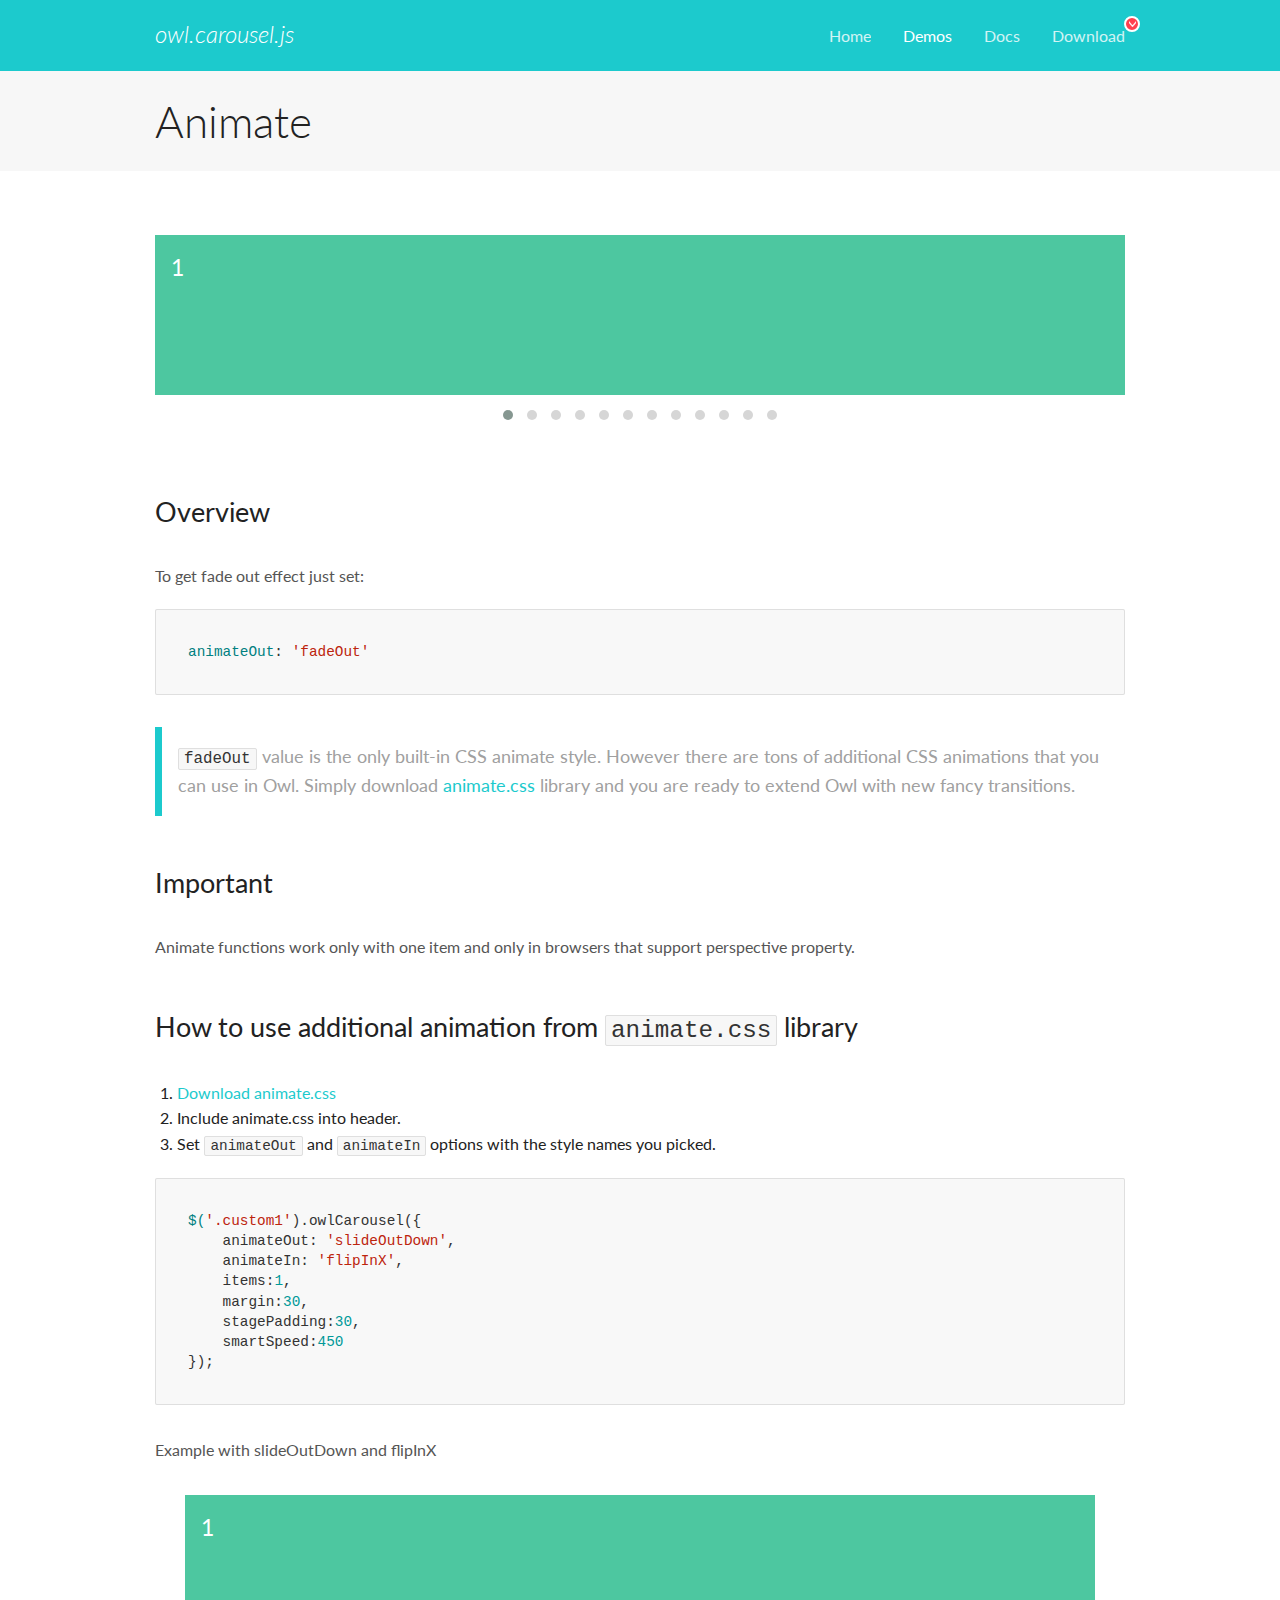
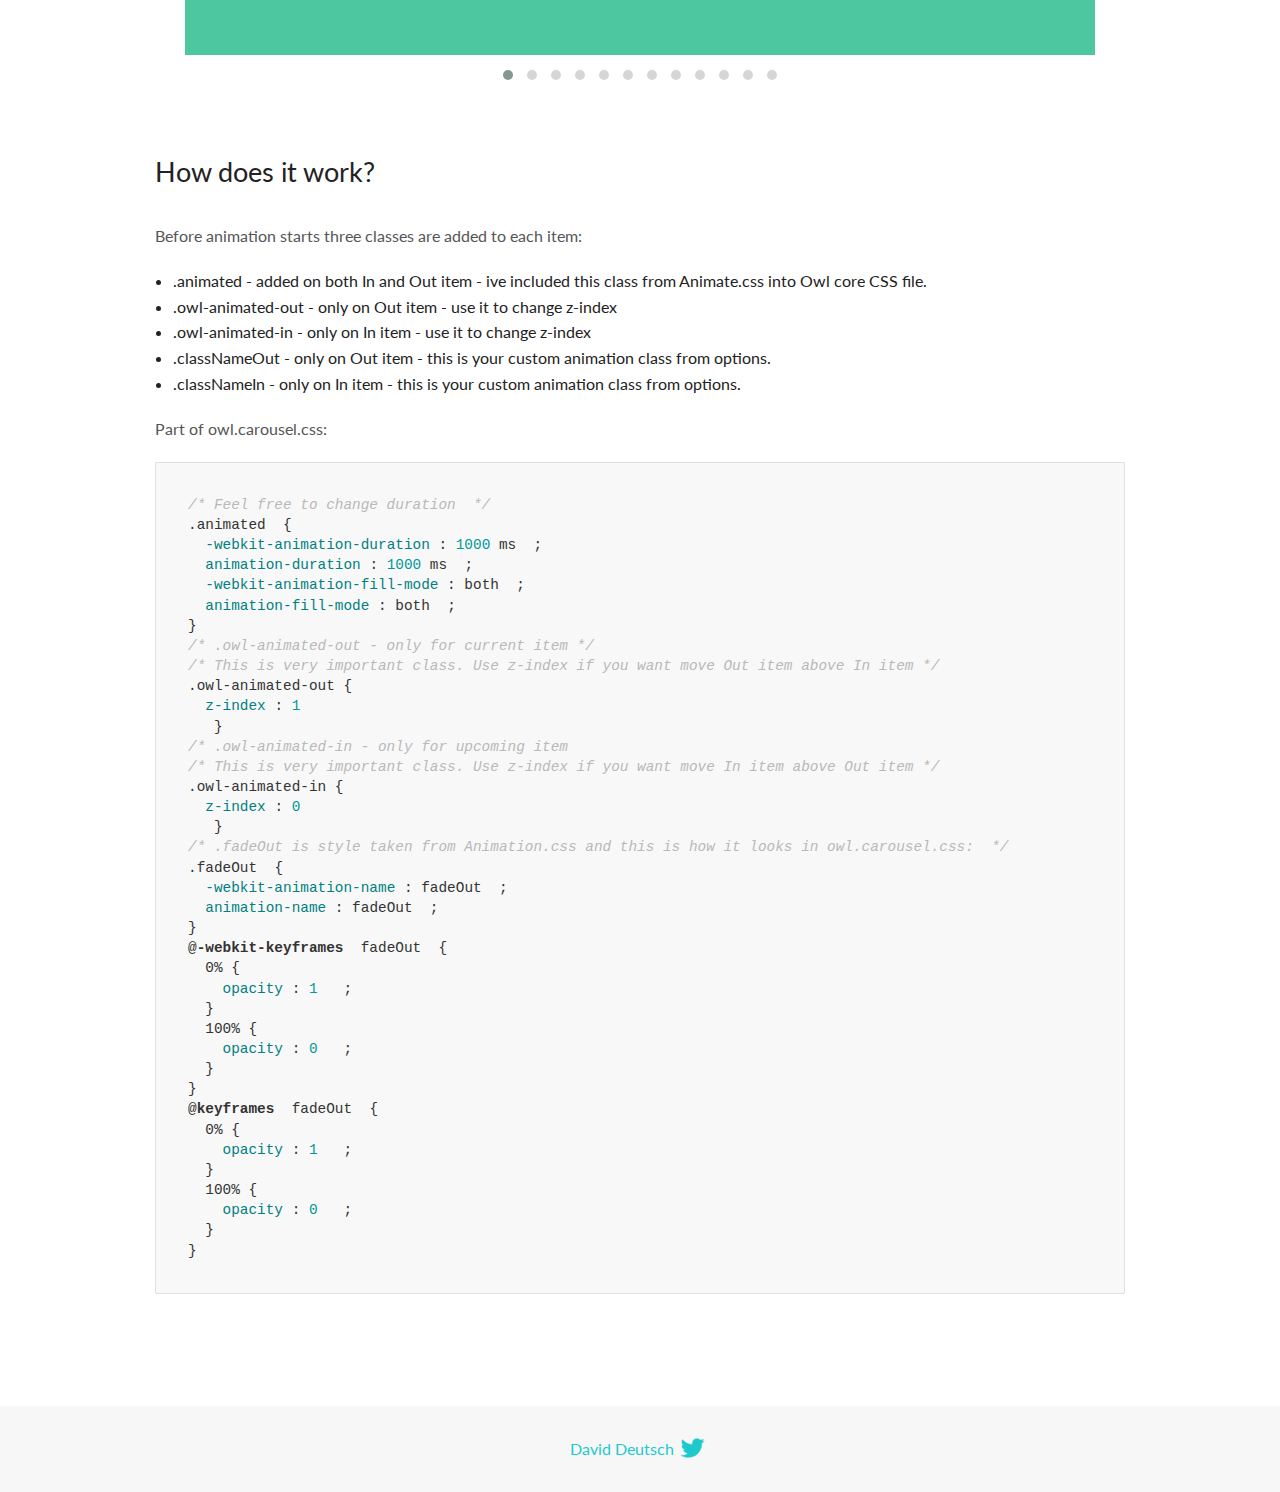
<file: OwlCarousel2-2.3.4 (2)/OwlCarousel2-2.3.4/docs/demos/animate.html>
<!DOCTYPE html>
<html lang="en">
  <head>

    <!-- head -->
    <meta charset="utf-8">
    <meta name="msapplication-tap-highlight" content="no" />
    <meta name="viewport" content="width=device-width, initial-scale=1.0" />
    <meta name="description" content="Animate carousel">
    <meta name="author" content="David Deutsch">
    <title>
      Animate Demo | Owl Carousel | 2.3.4
    </title>

    <!-- Stylesheets -->
    <link href='https://fonts.googleapis.com/css?family=Lato:300,400,700,400italic,300italic' rel='stylesheet' type='text/css'>
    <link rel="stylesheet" href="../assets/css/docs.theme.min.css">

    <!-- Owl Stylesheets -->
    <link rel="stylesheet" href="../assets/owlcarousel/assets/owl.carousel.min.css">
    <link rel="stylesheet" href="../assets/owlcarousel/assets/owl.theme.default.min.css">

    <!-- HTML5 shim and Respond.js IE8 support of HTML5 elements and media queries -->

    <!--[if lt IE 9]>
      <script src="https://oss.maxcdn.com/libs/html5shiv/3.7.0/html5shiv.js"></script>
      <script src="https://oss.maxcdn.com/libs/respond.js/1.3.0/respond.min.js"></script>
    <![endif]-->

    <!-- Favicons -->
    <link rel="apple-touch-icon-precomposed" sizes="144x144" href="../assets/ico/apple-touch-icon-144-precomposed.png">
    <link rel="shortcut icon" href="../assets/ico/favicon.png">
    <link rel="shortcut icon" href="favicon.ico">

    <!-- Yeah i know js should not be in header. Its required for demos.-->

    <!-- javascript -->
    <script src="../assets/vendors/jquery.min.js"></script>
    <script src="../assets/owlcarousel/owl.carousel.js"></script>
  </head>
  <body>

    <!-- header -->
    <header class="header">
      <div class="row">
        <div class="large-12 columns">
          <div class="brand left">
            <h3>
              <a href="/OwlCarousel2/">owl.carousel.js</a> 
            </h3>
          </div>
          <a id="toggle-nav" class="right">
            <span></span> <span></span> <span></span> 
          </a> 
          <div class="nav-bar">
            <ul class="clearfix">
              <li> <a href="/OwlCarousel2/index.html">Home</a>  </li>
              <li class="active">
                <a href="/OwlCarousel2/demos/demos.html">Demos</a> 
              </li>
              <li> <a href="/OwlCarousel2/docs/started-welcome.html">Docs</a>  </li>
              <li>
                <a href="https://github.com/OwlCarousel2/OwlCarousel2/archive/2.3.4.zip">Download</a> 
                <span class="download"></span> 
              </li>
            </ul>
          </div>
        </div>
      </div>
    </header>

    <!-- title -->
    <section class="title">
      <div class="row">
        <div class="large-12 columns">
          <h1>Animate</h1>
        </div>
      </div>
    </section>

    <!--  Demos -->
    <section id="demos">
      <div class="row">
        <div class="large-12 columns">
          <div class="fadeOut owl-carousel owl-theme">
            <div class="item">
              <h4>1</h4>
            </div>
            <div class="item">
              <h4>2</h4>
            </div>
            <div class="item">
              <h4>3</h4>
            </div>
            <div class="item">
              <h4>4</h4>
            </div>
            <div class="item">
              <h4>5</h4>
            </div>
            <div class="item">
              <h4>6</h4>
            </div>
            <div class="item">
              <h4>7</h4>
            </div>
            <div class="item">
              <h4>8</h4>
            </div>
            <div class="item">
              <h4>9</h4>
            </div>
            <div class="item">
              <h4>10</h4>
            </div>
            <div class="item">
              <h4>11</h4>
            </div>
            <div class="item">
              <h4>12</h4>
            </div>
          </div>
          <h3 id="overview">Overview</h3>
          <p>To get fade out effect just set:</p>
          <pre><code>animateOut: &#39;fadeOut&#39;</code></pre>
          <blockquote>
            <p><code>fadeOut</code> value is the only built-in CSS animate style. However there are tons of additional CSS animations that you can use in Owl. Simply download
              <a href="https://daneden.github.io/animate.css/">animate.css</a>  library and you are ready to extend Owl with new fancy transitions.</p>
          </blockquote>
          <h3 id="important">Important</h3>
          <p>Animate functions work only with one item and only in browsers that support perspective property.</p>
          <h3 id="how-to-use-additional-animation-from-animate-css-library">How to use additional animation from <code>animate.css</code> library</h3>
          <ol>
            <li> <a href="https://daneden.github.io/animate.css/">Download animate.css</a>  </li>
            <li>Include animate.css into header.</li>
            <li>Set <code>animateOut</code> and <code>animateIn</code> options with the style names you picked.</li>
          </ol>
          <pre><code>$(&#39;.custom1&#39;).owlCarousel({
    animateOut: &#39;slideOutDown&#39;,
    animateIn: &#39;flipInX&#39;,
    items:1,
    margin:30,
    stagePadding:30,
    smartSpeed:450
});</code></pre>
          <p>Example with slideOutDown and flipInX</p>
          <div class="custom1 owl-carousel owl-theme">
            <div class="item">
              <h4>1</h4>
            </div>
            <div class="item">
              <h4>2</h4>
            </div>
            <div class="item">
              <h4>3</h4>
            </div>
            <div class="item">
              <h4>4</h4>
            </div>
            <div class="item">
              <h4>5</h4>
            </div>
            <div class="item">
              <h4>6</h4>
            </div>
            <div class="item">
              <h4>7</h4>
            </div>
            <div class="item">
              <h4>8</h4>
            </div>
            <div class="item">
              <h4>9</h4>
            </div>
            <div class="item">
              <h4>10</h4>
            </div>
            <div class="item">
              <h4>11</h4>
            </div>
            <div class="item">
              <h4>12</h4>
            </div>
          </div>
          <h3 id="how-does-it-work-">How does it work?</h3>
          <p>Before animation starts three classes are added to each item:</p>
          <ul>
            <li>.animated - added on both In and Out item - ive included this class from Animate.css into Owl core CSS file.</li>
            <li>.owl-animated-out - only on Out item - use it to change z-index</li>
            <li>.owl-animated-in - only on In item - use it to change z-index</li>
            <li>.classNameOut - only on Out item - this is your custom animation class from options.</li>
            <li>.classNameIn - only on In item - this is your custom animation class from options.</li>
          </ul>
          <p>Part of owl.carousel.css:</p>
          <pre><code class="language-css"><span class="comment">/* Feel free to change duration  */</span> 
<span class="class">.animated</span>  <span class="rules">{
  <span class="rule"><span class="attribute">-webkit-animation-duration</span> :<span class="value"> <span class="number">1000</span> ms</span> </span> ;
  <span class="rule"><span class="attribute">animation-duration</span> :<span class="value"> <span class="number">1000</span> ms</span> </span> ;
  <span class="rule"><span class="attribute">-webkit-animation-fill-mode</span> :<span class="value"> both</span> </span> ;
  <span class="rule"><span class="attribute">animation-fill-mode</span> :<span class="value"> both</span> </span> ;
<span class="rule">}</span> </span> 
<span class="comment">/* .owl-animated-out - only for current item */</span> 
<span class="comment">/* This is very important class. Use z-index if you want move Out item above In item */</span> 
<span class="class">.owl-animated-out</span> <span class="rules">{
  <span class="rule"><span class="attribute">z-index</span> :<span class="value"> <span class="number">1</span> 
</span> </span> </span> }
<span class="comment">/* .owl-animated-in - only for upcoming item
/* This is very important class. Use z-index if you want move In item above Out item */</span> 
<span class="class">.owl-animated-in</span> <span class="rules">{
  <span class="rule"><span class="attribute">z-index</span> :<span class="value"> <span class="number">0</span> 
</span> </span> </span> }
<span class="comment">/* .fadeOut is style taken from Animation.css and this is how it looks in owl.carousel.css:  */</span> 
<span class="class">.fadeOut</span>  <span class="rules">{
  <span class="rule"><span class="attribute">-webkit-animation-name</span> :<span class="value"> fadeOut</span> </span> ;
  <span class="rule"><span class="attribute">animation-name</span> :<span class="value"> fadeOut</span> </span> ;
<span class="rule">}</span> </span> 
<span class="at_rule">@<span class="keyword">-webkit-keyframes</span>  fadeOut </span> {
  0% <span class="rules">{
    <span class="rule"><span class="attribute">opacity</span> :<span class="value"> <span class="number">1</span> </span> </span> ;
  <span class="rule">}</span> </span> 
  100% <span class="rules">{
    <span class="rule"><span class="attribute">opacity</span> :<span class="value"> <span class="number">0</span> </span> </span> ;
  <span class="rule">}</span> </span> 
}
<span class="at_rule">@<span class="keyword">keyframes</span>  fadeOut </span> {
  0% <span class="rules">{
    <span class="rule"><span class="attribute">opacity</span> :<span class="value"> <span class="number">1</span> </span> </span> ;
  <span class="rule">}</span> </span> 
  100% <span class="rules">{
    <span class="rule"><span class="attribute">opacity</span> :<span class="value"> <span class="number">0</span> </span> </span> ;
  <span class="rule">}</span> </span> 
}</code></pre>
          <link rel="stylesheet" href="../assets/css/animate.css">
          <script>
            jQuery(document).ready(function($) {
              $('.fadeOut').owlCarousel({
                items: 1,
                animateOut: 'fadeOut',
                loop: true,
                margin: 10,
              });
              $('.custom1').owlCarousel({
                animateOut: 'slideOutDown',
                animateIn: 'flipInX',
                items: 1,
                margin: 30,
                stagePadding: 30,
                smartSpeed: 450
              });
            });
          </script>
        </div>
      </div>
    </section>

    <!-- footer -->
    <footer class="footer">
      <div class="row">
        <div class="large-12 columns">
          <h5>
            <a href="/OwlCarousel2/docs/support-contact.html">David Deutsch</a> 
            <a id="custom-tweet-button" href="https://twitter.com/share?url=https://github.com/OwlCarousel2/OwlCarousel2&text=Owl Carousel - This is so awesome! " target="_blank"></a> 
          </h5>
        </div>
      </div>
    </footer>

    <!-- vendors -->
    <script src="../assets/vendors/highlight.js"></script>
    <script src="../assets/js/app.js"></script>
  </body>
</html>
</file>
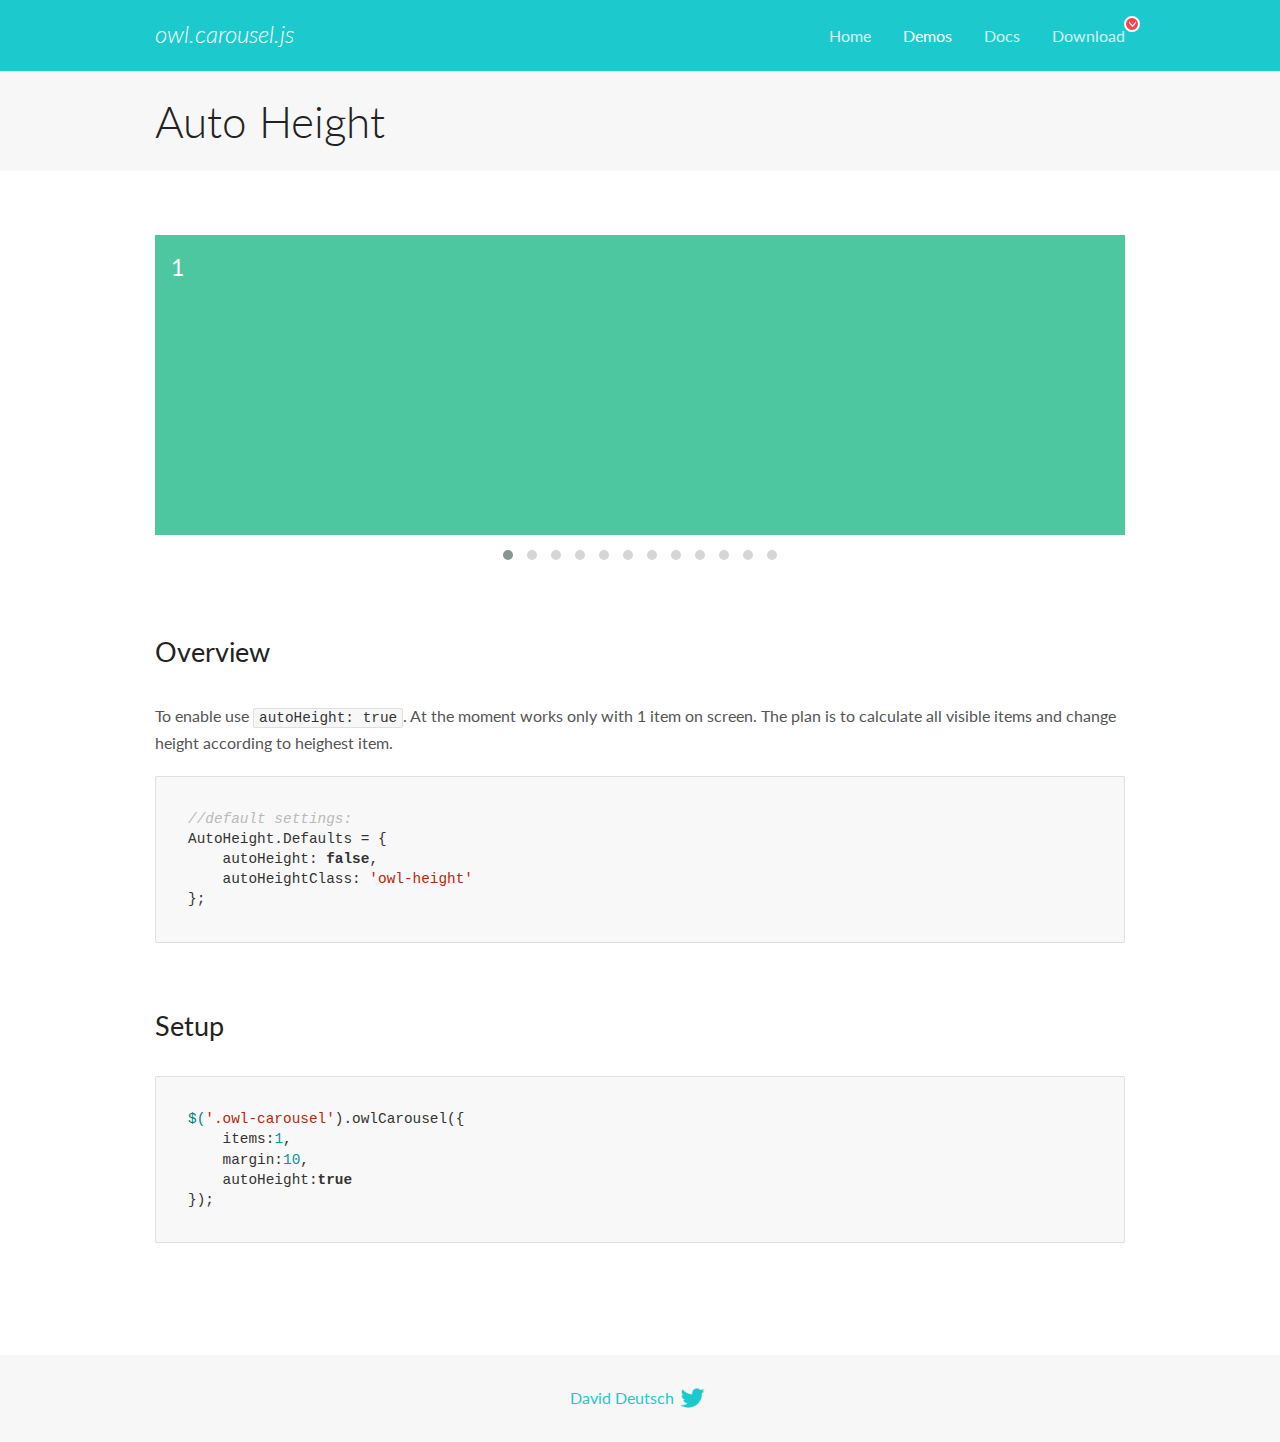
<file: OwlCarousel2-2.3.4 (2)/OwlCarousel2-2.3.4/docs/demos/autoheight.html>
<!DOCTYPE html>
<html lang="en">
  <head>

    <!-- head -->
    <meta charset="utf-8">
    <meta name="msapplication-tap-highlight" content="no" />
    <meta name="viewport" content="width=device-width, initial-scale=1.0" />
    <meta name="description" content="autoHeight usage demo">
    <meta name="author" content="David Deutsch">
    <title>
      Auto Height Demo | Owl Carousel | 2.3.4
    </title>

    <!-- Stylesheets -->
    <link href='https://fonts.googleapis.com/css?family=Lato:300,400,700,400italic,300italic' rel='stylesheet' type='text/css'>
    <link rel="stylesheet" href="../assets/css/docs.theme.min.css">

    <!-- Owl Stylesheets -->
    <link rel="stylesheet" href="../assets/owlcarousel/assets/owl.carousel.min.css">
    <link rel="stylesheet" href="../assets/owlcarousel/assets/owl.theme.default.min.css">

    <!-- HTML5 shim and Respond.js IE8 support of HTML5 elements and media queries -->

    <!--[if lt IE 9]>
      <script src="https://oss.maxcdn.com/libs/html5shiv/3.7.0/html5shiv.js"></script>
      <script src="https://oss.maxcdn.com/libs/respond.js/1.3.0/respond.min.js"></script>
    <![endif]-->

    <!-- Favicons -->
    <link rel="apple-touch-icon-precomposed" sizes="144x144" href="../assets/ico/apple-touch-icon-144-precomposed.png">
    <link rel="shortcut icon" href="../assets/ico/favicon.png">
    <link rel="shortcut icon" href="favicon.ico">

    <!-- Yeah i know js should not be in header. Its required for demos.-->

    <!-- javascript -->
    <script src="../assets/vendors/jquery.min.js"></script>
    <script src="../assets/owlcarousel/owl.carousel.js"></script>
  </head>
  <body>

    <!-- header -->
    <header class="header">
      <div class="row">
        <div class="large-12 columns">
          <div class="brand left">
            <h3>
              <a href="/OwlCarousel2/">owl.carousel.js</a> 
            </h3>
          </div>
          <a id="toggle-nav" class="right">
            <span></span> <span></span> <span></span> 
          </a> 
          <div class="nav-bar">
            <ul class="clearfix">
              <li> <a href="/OwlCarousel2/index.html">Home</a>  </li>
              <li class="active">
                <a href="/OwlCarousel2/demos/demos.html">Demos</a> 
              </li>
              <li> <a href="/OwlCarousel2/docs/started-welcome.html">Docs</a>  </li>
              <li>
                <a href="https://github.com/OwlCarousel2/OwlCarousel2/archive/2.3.4.zip">Download</a> 
                <span class="download"></span> 
              </li>
            </ul>
          </div>
        </div>
      </div>
    </header>

    <!-- title -->
    <section class="title">
      <div class="row">
        <div class="large-12 columns">
          <h1>Auto Height</h1>
        </div>
      </div>
    </section>

    <!--  Demos -->
    <section id="demos">
      <div class="row">
        <div class="large-12 columns">
          <div class="owl-carousel owl-theme">
            <div class="item" style="height:300px">
              <h4>1</h4>
            </div>
            <div class="item" style="height:100px">
              <h4>2</h4>
            </div>
            <div class="item" style="height:500px">
              <h4>3</h4>
            </div>
            <div class="item" style="height:250px">
              <h4>4</h4>
            </div>
            <div class="item" style="height:400px">
              <h4>5</h4>
            </div>
            <div class="item" style="height:500px">
              <h4>6</h4>
            </div>
            <div class="item" style="height:600px">
              <h4>7</h4>
            </div>
            <div class="item" style="height:400px">
              <h4>8</h4>
            </div>
            <div class="item" style="height:300px">
              <h4>9</h4>
            </div>
            <div class="item" style="height:350px">
              <h4>10</h4>
            </div>
            <div class="item" style="height:200px">
              <h4>11</h4>
            </div>
            <div class="item" style="height:150px">
              <h4>12</h4>
            </div>
          </div>
          <h3 id="overview">Overview</h3>
          <p>To enable use <code>autoHeight: true</code>. At the moment works only with 1 item on screen. The plan is to calculate all visible items and change height according to heighest item.</p>
          <pre><code>//default settings:
AutoHeight.Defaults = {
    autoHeight: false,
    autoHeightClass: &#39;owl-height&#39;
};</code></pre>
          <h3 id="setup">Setup</h3>
          <pre><code>$(&#39;.owl-carousel&#39;).owlCarousel({
    items:1,
    margin:10,
    autoHeight:true
});</code></pre>
          <script>
            $(document).ready(function() {
              $('.owl-carousel').owlCarousel({
                items: 1,
                margin: 10,
                autoHeight: true
              });
            })
          </script>
        </div>
      </div>
    </section>

    <!-- footer -->
    <footer class="footer">
      <div class="row">
        <div class="large-12 columns">
          <h5>
            <a href="/OwlCarousel2/docs/support-contact.html">David Deutsch</a> 
            <a id="custom-tweet-button" href="https://twitter.com/share?url=https://github.com/OwlCarousel2/OwlCarousel2&text=Owl Carousel - This is so awesome! " target="_blank"></a> 
          </h5>
        </div>
      </div>
    </footer>

    <!-- vendors -->
    <script src="../assets/vendors/highlight.js"></script>
    <script src="../assets/js/app.js"></script>
  </body>
</html>
</file>
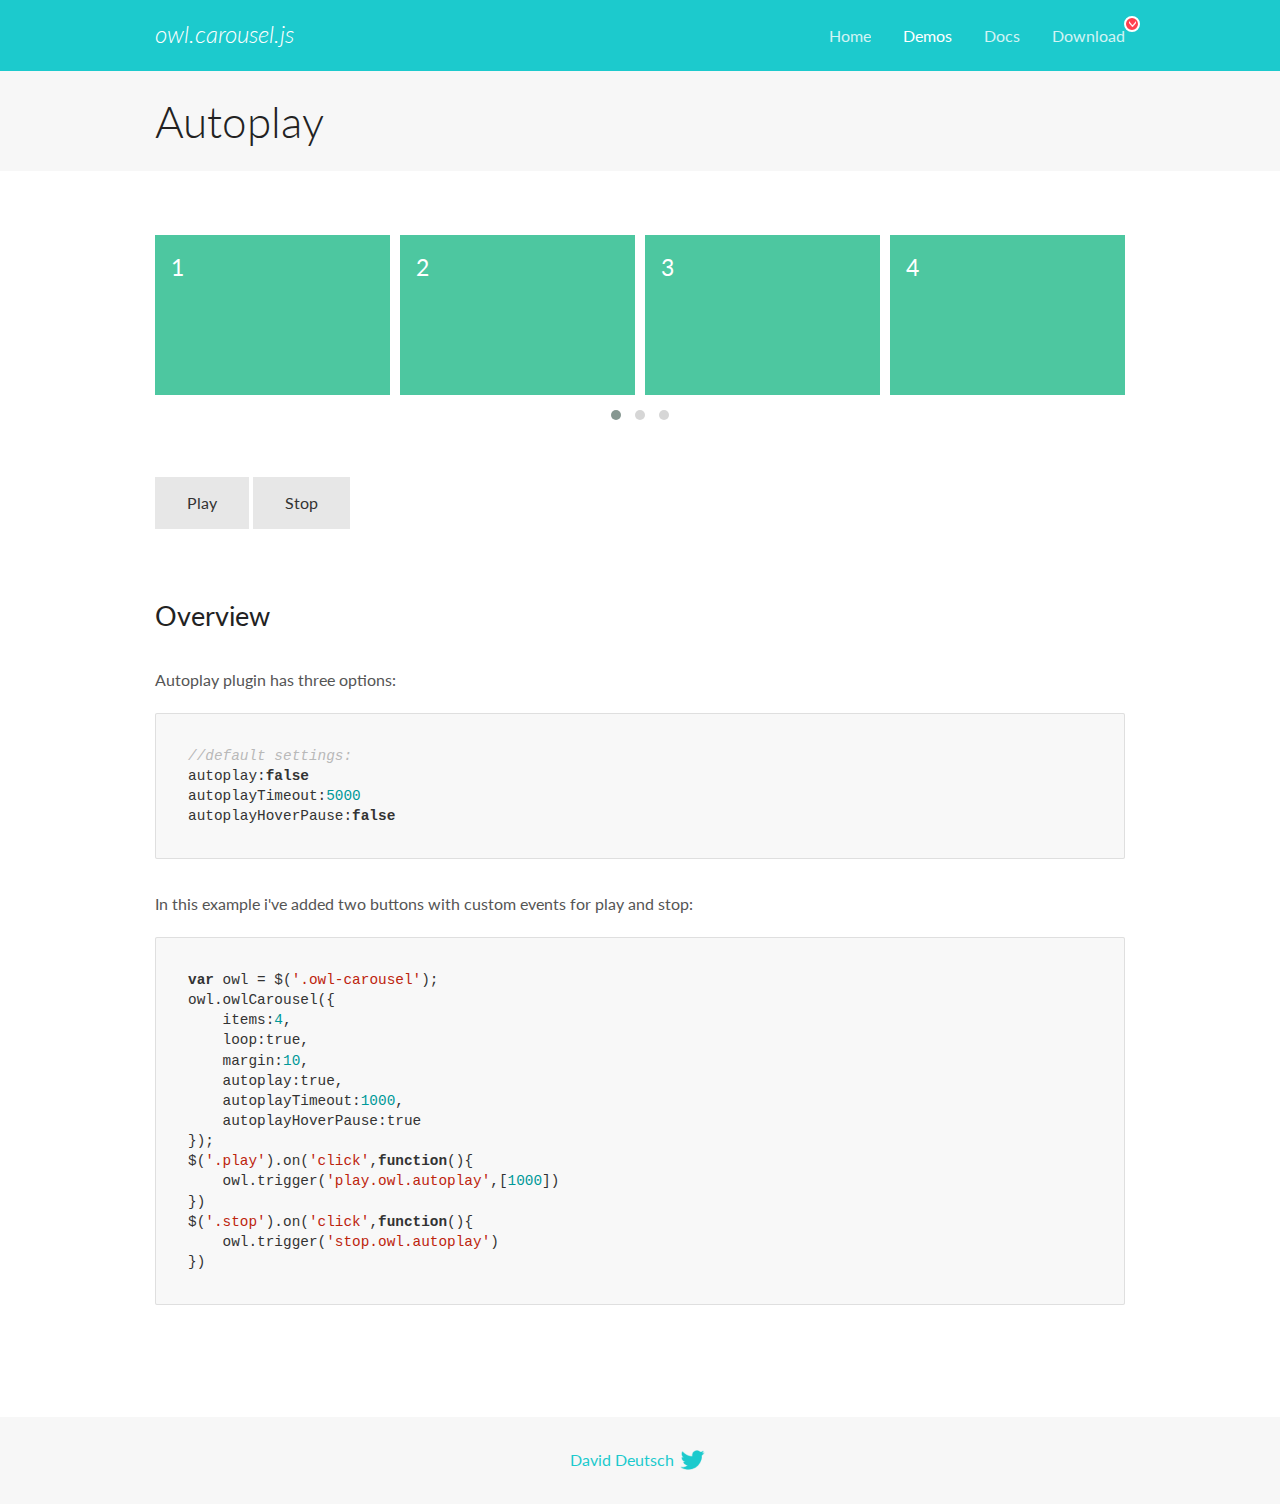
<file: OwlCarousel2-2.3.4 (2)/OwlCarousel2-2.3.4/docs/demos/autoplay.html>
<!DOCTYPE html>
<html lang="en">
  <head>

    <!-- head -->
    <meta charset="utf-8">
    <meta name="msapplication-tap-highlight" content="no" />
    <meta name="viewport" content="width=device-width, initial-scale=1.0" />
    <meta name="description" content="Autoplay usage demo">
    <meta name="author" content="David Deutsch">
    <title>
      Autoplay Demo | Owl Carousel | 2.3.4
    </title>

    <!-- Stylesheets -->
    <link href='https://fonts.googleapis.com/css?family=Lato:300,400,700,400italic,300italic' rel='stylesheet' type='text/css'>
    <link rel="stylesheet" href="../assets/css/docs.theme.min.css">

    <!-- Owl Stylesheets -->
    <link rel="stylesheet" href="../assets/owlcarousel/assets/owl.carousel.min.css">
    <link rel="stylesheet" href="../assets/owlcarousel/assets/owl.theme.default.min.css">

    <!-- HTML5 shim and Respond.js IE8 support of HTML5 elements and media queries -->

    <!--[if lt IE 9]>
      <script src="https://oss.maxcdn.com/libs/html5shiv/3.7.0/html5shiv.js"></script>
      <script src="https://oss.maxcdn.com/libs/respond.js/1.3.0/respond.min.js"></script>
    <![endif]-->

    <!-- Favicons -->
    <link rel="apple-touch-icon-precomposed" sizes="144x144" href="../assets/ico/apple-touch-icon-144-precomposed.png">
    <link rel="shortcut icon" href="../assets/ico/favicon.png">
    <link rel="shortcut icon" href="favicon.ico">

    <!-- Yeah i know js should not be in header. Its required for demos.-->

    <!-- javascript -->
    <script src="../assets/vendors/jquery.min.js"></script>
    <script src="../assets/owlcarousel/owl.carousel.js"></script>
  </head>
  <body>

    <!-- header -->
    <header class="header">
      <div class="row">
        <div class="large-12 columns">
          <div class="brand left">
            <h3>
              <a href="/OwlCarousel2/">owl.carousel.js</a> 
            </h3>
          </div>
          <a id="toggle-nav" class="right">
            <span></span> <span></span> <span></span> 
          </a> 
          <div class="nav-bar">
            <ul class="clearfix">
              <li> <a href="/OwlCarousel2/index.html">Home</a>  </li>
              <li class="active">
                <a href="/OwlCarousel2/demos/demos.html">Demos</a> 
              </li>
              <li> <a href="/OwlCarousel2/docs/started-welcome.html">Docs</a>  </li>
              <li>
                <a href="https://github.com/OwlCarousel2/OwlCarousel2/archive/2.3.4.zip">Download</a> 
                <span class="download"></span> 
              </li>
            </ul>
          </div>
        </div>
      </div>
    </header>

    <!-- title -->
    <section class="title">
      <div class="row">
        <div class="large-12 columns">
          <h1>Autoplay</h1>
        </div>
      </div>
    </section>

    <!--  Demos -->
    <section id="demos">
      <div class="row">
        <div class="large-12 columns">
          <div class="owl-carousel owl-theme">
            <div class="item">
              <h4>1</h4>
            </div>
            <div class="item">
              <h4>2</h4>
            </div>
            <div class="item">
              <h4>3</h4>
            </div>
            <div class="item">
              <h4>4</h4>
            </div>
            <div class="item">
              <h4>5</h4>
            </div>
            <div class="item">
              <h4>6</h4>
            </div>
            <div class="item">
              <h4>7</h4>
            </div>
            <div class="item">
              <h4>8</h4>
            </div>
            <div class="item">
              <h4>9</h4>
            </div>
            <div class="item">
              <h4>10</h4>
            </div>
            <div class="item">
              <h4>11</h4>
            </div>
            <div class="item">
              <h4>12</h4>
            </div>
          </div>
          <a class="button secondary play">Play</a> 
          <a class="button secondary stop">Stop</a> 
          <h3 id="overview">Overview</h3>
          <p>Autoplay plugin has three options:</p>
          <pre><code>//default settings:
autoplay:false
autoplayTimeout:5000
autoplayHoverPause:false</code></pre>
          <p>In this example i&#39;ve added two buttons with custom events for play and stop:</p>
          <pre><code>var owl = $(&#39;.owl-carousel&#39;);
owl.owlCarousel({
    items:4,
    loop:true,
    margin:10,
    autoplay:true,
    autoplayTimeout:1000,
    autoplayHoverPause:true
});
$(&#39;.play&#39;).on(&#39;click&#39;,function(){
    owl.trigger(&#39;play.owl.autoplay&#39;,[1000])
})
$(&#39;.stop&#39;).on(&#39;click&#39;,function(){
    owl.trigger(&#39;stop.owl.autoplay&#39;)
})</code></pre>
          <script>
            $(document).ready(function() {
              var owl = $('.owl-carousel');
              owl.owlCarousel({
                items: 4,
                loop: true,
                margin: 10,
                autoplay: true,
                autoplayTimeout: 1000,
                autoplayHoverPause: true
              });
              $('.play').on('click', function() {
                owl.trigger('play.owl.autoplay', [1000])
              })
              $('.stop').on('click', function() {
                owl.trigger('stop.owl.autoplay')
              })
            })
          </script>
        </div>
      </div>
    </section>

    <!-- footer -->
    <footer class="footer">
      <div class="row">
        <div class="large-12 columns">
          <h5>
            <a href="/OwlCarousel2/docs/support-contact.html">David Deutsch</a> 
            <a id="custom-tweet-button" href="https://twitter.com/share?url=https://github.com/OwlCarousel2/OwlCarousel2&text=Owl Carousel - This is so awesome! " target="_blank"></a> 
          </h5>
        </div>
      </div>
    </footer>

    <!-- vendors -->
    <script src="../assets/vendors/highlight.js"></script>
    <script src="../assets/js/app.js"></script>
  </body>
</html>
</file>
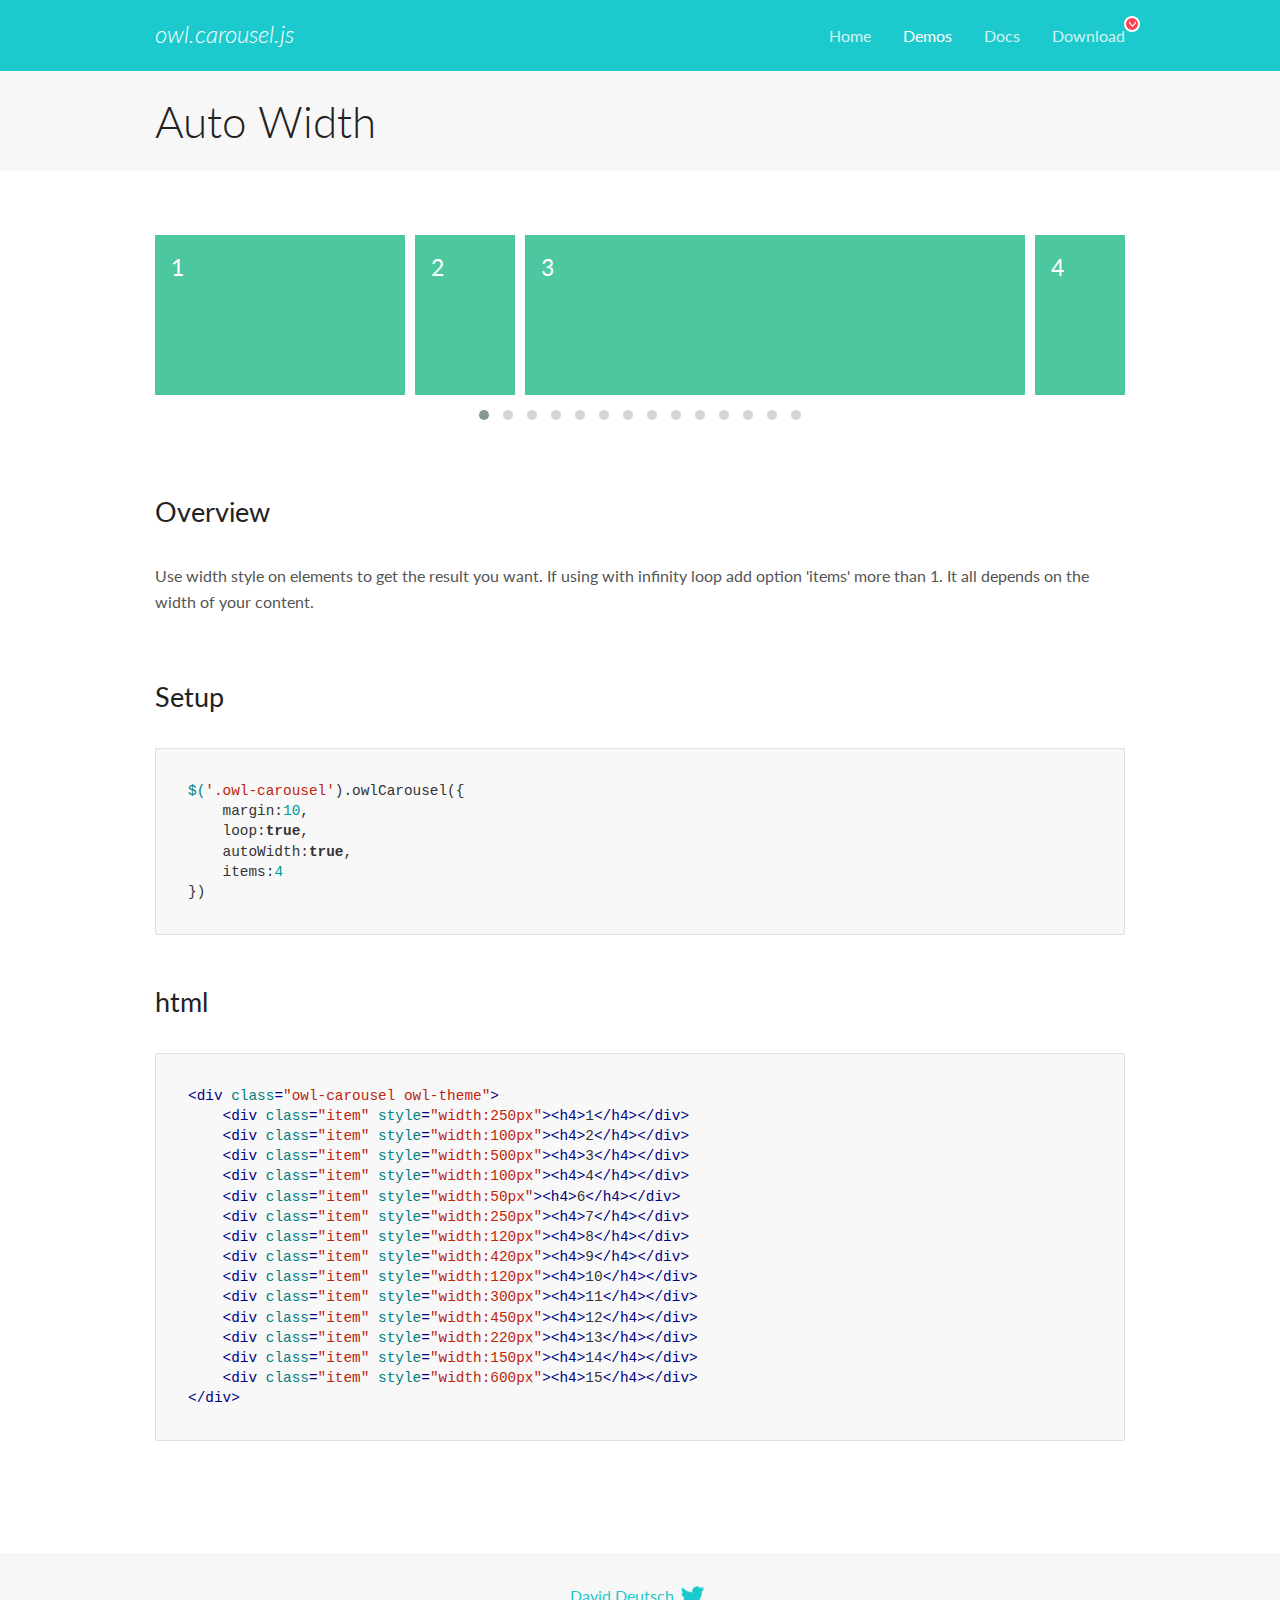
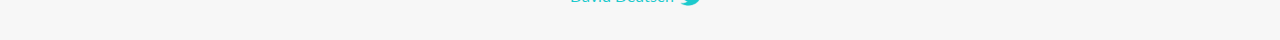
<file: OwlCarousel2-2.3.4 (2)/OwlCarousel2-2.3.4/docs/demos/autowidth.html>
<!DOCTYPE html>
<html lang="en">
  <head>

    <!-- head -->
    <meta charset="utf-8">
    <meta name="msapplication-tap-highlight" content="no" />
    <meta name="viewport" content="width=device-width, initial-scale=1.0" />
    <meta name="description" content="Auto Width">
    <meta name="author" content="David Deutsch">
    <title>
      Auto Width Demo | Owl Carousel | 2.3.4
    </title>

    <!-- Stylesheets -->
    <link href='https://fonts.googleapis.com/css?family=Lato:300,400,700,400italic,300italic' rel='stylesheet' type='text/css'>
    <link rel="stylesheet" href="../assets/css/docs.theme.min.css">

    <!-- Owl Stylesheets -->
    <link rel="stylesheet" href="../assets/owlcarousel/assets/owl.carousel.min.css">
    <link rel="stylesheet" href="../assets/owlcarousel/assets/owl.theme.default.min.css">

    <!-- HTML5 shim and Respond.js IE8 support of HTML5 elements and media queries -->

    <!--[if lt IE 9]>
      <script src="https://oss.maxcdn.com/libs/html5shiv/3.7.0/html5shiv.js"></script>
      <script src="https://oss.maxcdn.com/libs/respond.js/1.3.0/respond.min.js"></script>
    <![endif]-->

    <!-- Favicons -->
    <link rel="apple-touch-icon-precomposed" sizes="144x144" href="../assets/ico/apple-touch-icon-144-precomposed.png">
    <link rel="shortcut icon" href="../assets/ico/favicon.png">
    <link rel="shortcut icon" href="favicon.ico">

    <!-- Yeah i know js should not be in header. Its required for demos.-->

    <!-- javascript -->
    <script src="../assets/vendors/jquery.min.js"></script>
    <script src="../assets/owlcarousel/owl.carousel.js"></script>
  </head>
  <body>

    <!-- header -->
    <header class="header">
      <div class="row">
        <div class="large-12 columns">
          <div class="brand left">
            <h3>
              <a href="/OwlCarousel2/">owl.carousel.js</a> 
            </h3>
          </div>
          <a id="toggle-nav" class="right">
            <span></span> <span></span> <span></span> 
          </a> 
          <div class="nav-bar">
            <ul class="clearfix">
              <li> <a href="/OwlCarousel2/index.html">Home</a>  </li>
              <li class="active">
                <a href="/OwlCarousel2/demos/demos.html">Demos</a> 
              </li>
              <li> <a href="/OwlCarousel2/docs/started-welcome.html">Docs</a>  </li>
              <li>
                <a href="https://github.com/OwlCarousel2/OwlCarousel2/archive/2.3.4.zip">Download</a> 
                <span class="download"></span> 
              </li>
            </ul>
          </div>
        </div>
      </div>
    </header>

    <!-- title -->
    <section class="title">
      <div class="row">
        <div class="large-12 columns">
          <h1>Auto Width</h1>
        </div>
      </div>
    </section>

    <!--  Demos -->
    <section id="demos">
      <div class="row">
        <div class="large-12 columns">
          <div class="owl-carousel owl-theme">
            <div class="item" style="width:250px">
              <h4>1</h4>
            </div>
            <div class="item" style="width:100px">
              <h4>2</h4>
            </div>
            <div class="item" style="width:500px">
              <h4>3</h4>
            </div>
            <div class="item" style="width:100px">
              <h4>4</h4>
            </div>
            <div class="item" style="width:50px">
              <h4>6</h4>
            </div>
            <div class="item" style="width:250px">
              <h4>7</h4>
            </div>
            <div class="item" style="width:120px">
              <h4>8</h4>
            </div>
            <div class="item" style="width:420px">
              <h4>9</h4>
            </div>
            <div class="item" style="width:120px">
              <h4>10</h4>
            </div>
            <div class="item" style="width:300px">
              <h4>11</h4>
            </div>
            <div class="item" style="width:450px">
              <h4>12</h4>
            </div>
            <div class="item" style="width:220px">
              <h4>13</h4>
            </div>
            <div class="item" style="width:150px">
              <h4>14</h4>
            </div>
            <div class="item" style="width:600px">
              <h4>15</h4>
            </div>
          </div>
          <h3 id="overview">Overview</h3>
          <p>Use width style on elements to get the result you want. If using with infinity loop add option &#39;items&#39; more than 1. It all depends on the width of your content.</p>
          <h3 id="setup">Setup</h3>
          <pre><code>$(&#39;.owl-carousel&#39;).owlCarousel({
    margin:10,
    loop:true,
    autoWidth:true,
    items:4
})</code></pre>
          <h3 id="html">html</h3>
          <pre><code>&lt;div class=&quot;owl-carousel owl-theme&quot;&gt;
    &lt;div class=&quot;item&quot; style=&quot;width:250px&quot;&gt;&lt;h4&gt;1&lt;/h4&gt;&lt;/div&gt;
    &lt;div class=&quot;item&quot; style=&quot;width:100px&quot;&gt;&lt;h4&gt;2&lt;/h4&gt;&lt;/div&gt;
    &lt;div class=&quot;item&quot; style=&quot;width:500px&quot;&gt;&lt;h4&gt;3&lt;/h4&gt;&lt;/div&gt;
    &lt;div class=&quot;item&quot; style=&quot;width:100px&quot;&gt;&lt;h4&gt;4&lt;/h4&gt;&lt;/div&gt;
    &lt;div class=&quot;item&quot; style=&quot;width:50px&quot;&gt;&lt;h4&gt;6&lt;/h4&gt;&lt;/div&gt;
    &lt;div class=&quot;item&quot; style=&quot;width:250px&quot;&gt;&lt;h4&gt;7&lt;/h4&gt;&lt;/div&gt;
    &lt;div class=&quot;item&quot; style=&quot;width:120px&quot;&gt;&lt;h4&gt;8&lt;/h4&gt;&lt;/div&gt;
    &lt;div class=&quot;item&quot; style=&quot;width:420px&quot;&gt;&lt;h4&gt;9&lt;/h4&gt;&lt;/div&gt;
    &lt;div class=&quot;item&quot; style=&quot;width:120px&quot;&gt;&lt;h4&gt;10&lt;/h4&gt;&lt;/div&gt;
    &lt;div class=&quot;item&quot; style=&quot;width:300px&quot;&gt;&lt;h4&gt;11&lt;/h4&gt;&lt;/div&gt;
    &lt;div class=&quot;item&quot; style=&quot;width:450px&quot;&gt;&lt;h4&gt;12&lt;/h4&gt;&lt;/div&gt;
    &lt;div class=&quot;item&quot; style=&quot;width:220px&quot;&gt;&lt;h4&gt;13&lt;/h4&gt;&lt;/div&gt;
    &lt;div class=&quot;item&quot; style=&quot;width:150px&quot;&gt;&lt;h4&gt;14&lt;/h4&gt;&lt;/div&gt;
    &lt;div class=&quot;item&quot; style=&quot;width:600px&quot;&gt;&lt;h4&gt;15&lt;/h4&gt;&lt;/div&gt;
&lt;/div&gt;</code></pre>
          <script>
            $(document).ready(function() {
              $('.owl-carousel').owlCarousel({
                margin: 10,
                loop: true,
                autoWidth: true,
                items: 4
              })
            })
          </script>
        </div>
      </div>
    </section>

    <!-- footer -->
    <footer class="footer">
      <div class="row">
        <div class="large-12 columns">
          <h5>
            <a href="/OwlCarousel2/docs/support-contact.html">David Deutsch</a> 
            <a id="custom-tweet-button" href="https://twitter.com/share?url=https://github.com/OwlCarousel2/OwlCarousel2&text=Owl Carousel - This is so awesome! " target="_blank"></a> 
          </h5>
        </div>
      </div>
    </footer>

    <!-- vendors -->
    <script src="../assets/vendors/highlight.js"></script>
    <script src="../assets/js/app.js"></script>
  </body>
</html>
</file>
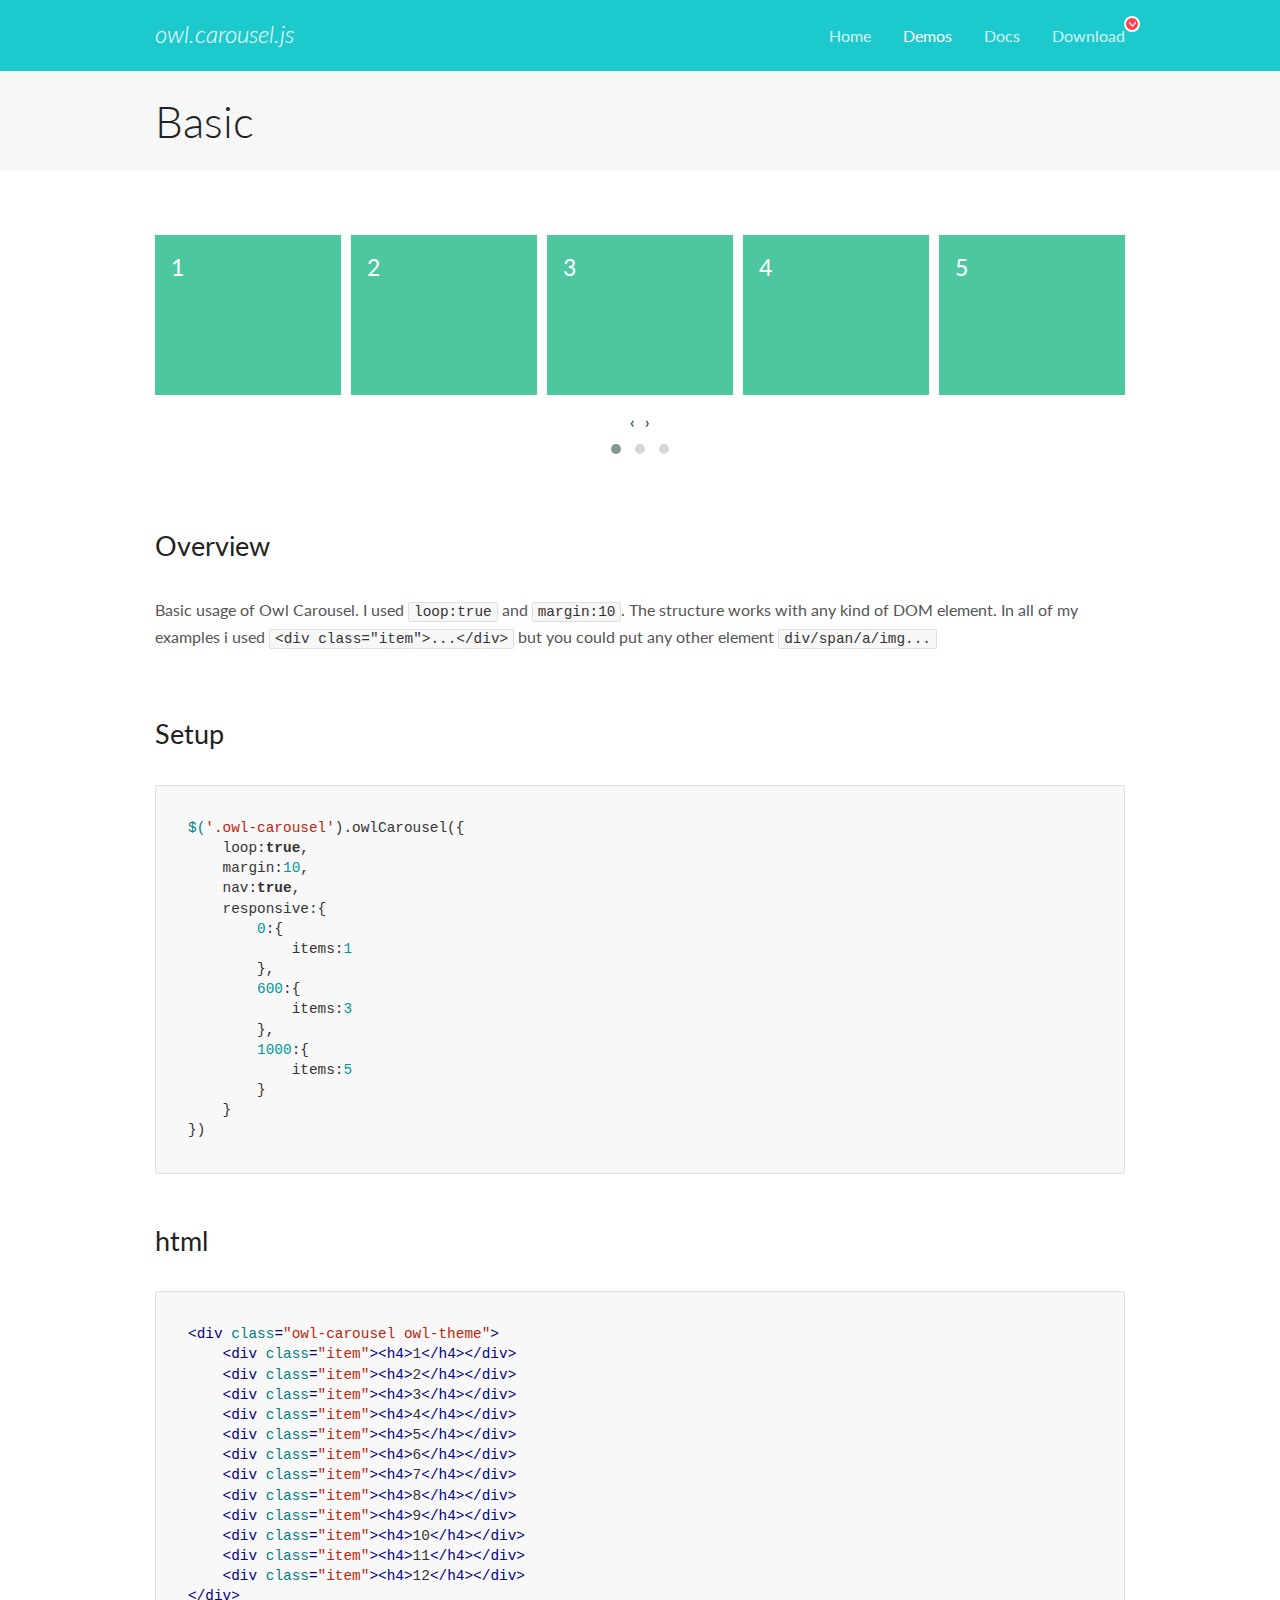
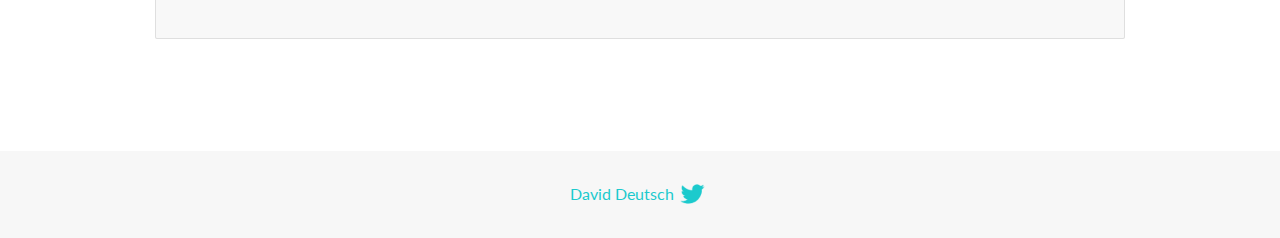
<file: OwlCarousel2-2.3.4 (2)/OwlCarousel2-2.3.4/docs/demos/basic.html>
<!DOCTYPE html>
<html lang="en">
  <head>

    <!-- head -->
    <meta charset="utf-8">
    <meta name="msapplication-tap-highlight" content="no" />
    <meta name="viewport" content="width=device-width, initial-scale=1.0" />
    <meta name="description" content="Basic usage demo">
    <meta name="author" content="David Deutsch">
    <title>
      Basic Demo | Owl Carousel | 2.3.4
    </title>

    <!-- Stylesheets -->
    <link href='https://fonts.googleapis.com/css?family=Lato:300,400,700,400italic,300italic' rel='stylesheet' type='text/css'>
    <link rel="stylesheet" href="../assets/css/docs.theme.min.css">

    <!-- Owl Stylesheets -->
    <link rel="stylesheet" href="../assets/owlcarousel/assets/owl.carousel.min.css">
    <link rel="stylesheet" href="../assets/owlcarousel/assets/owl.theme.default.min.css">

    <!-- HTML5 shim and Respond.js IE8 support of HTML5 elements and media queries -->

    <!--[if lt IE 9]>
      <script src="https://oss.maxcdn.com/libs/html5shiv/3.7.0/html5shiv.js"></script>
      <script src="https://oss.maxcdn.com/libs/respond.js/1.3.0/respond.min.js"></script>
    <![endif]-->

    <!-- Favicons -->
    <link rel="apple-touch-icon-precomposed" sizes="144x144" href="../assets/ico/apple-touch-icon-144-precomposed.png">
    <link rel="shortcut icon" href="../assets/ico/favicon.png">
    <link rel="shortcut icon" href="favicon.ico">

    <!-- Yeah i know js should not be in header. Its required for demos.-->

    <!-- javascript -->
    <script src="../assets/vendors/jquery.min.js"></script>
    <script src="../assets/owlcarousel/owl.carousel.js"></script>
  </head>
  <body>

    <!-- header -->
    <header class="header">
      <div class="row">
        <div class="large-12 columns">
          <div class="brand left">
            <h3>
              <a href="/OwlCarousel2/">owl.carousel.js</a> 
            </h3>
          </div>
          <a id="toggle-nav" class="right">
            <span></span> <span></span> <span></span> 
          </a> 
          <div class="nav-bar">
            <ul class="clearfix">
              <li> <a href="/OwlCarousel2/index.html">Home</a>  </li>
              <li class="active">
                <a href="/OwlCarousel2/demos/demos.html">Demos</a> 
              </li>
              <li> <a href="/OwlCarousel2/docs/started-welcome.html">Docs</a>  </li>
              <li>
                <a href="https://github.com/OwlCarousel2/OwlCarousel2/archive/2.3.4.zip">Download</a> 
                <span class="download"></span> 
              </li>
            </ul>
          </div>
        </div>
      </div>
    </header>

    <!-- title -->
    <section class="title">
      <div class="row">
        <div class="large-12 columns">
          <h1>Basic</h1>
        </div>
      </div>
    </section>

    <!--  Demos -->
    <section id="demos">
      <div class="row">
        <div class="large-12 columns">
          <div class="owl-carousel owl-theme">
            <div class="item">
              <h4>1</h4>
            </div>
            <div class="item">
              <h4>2</h4>
            </div>
            <div class="item">
              <h4>3</h4>
            </div>
            <div class="item">
              <h4>4</h4>
            </div>
            <div class="item">
              <h4>5</h4>
            </div>
            <div class="item">
              <h4>6</h4>
            </div>
            <div class="item">
              <h4>7</h4>
            </div>
            <div class="item">
              <h4>8</h4>
            </div>
            <div class="item">
              <h4>9</h4>
            </div>
            <div class="item">
              <h4>10</h4>
            </div>
            <div class="item">
              <h4>11</h4>
            </div>
            <div class="item">
              <h4>12</h4>
            </div>
          </div>
          <h3 id="overview">Overview</h3>
          <p>Basic usage of Owl Carousel. I used <code>loop:true</code> and <code>margin:10</code>. The structure works with any kind of DOM element. In all of my examples i used <code>&lt;div class=&quot;item&quot;&gt;...&lt;/div&gt;</code> but you could
            put any other element <code>div/span/a/img...</code></p>
          <h3 id="setup">Setup</h3>
          <pre><code>$(&#39;.owl-carousel&#39;).owlCarousel({
    loop:true,
    margin:10,
    nav:true,
    responsive:{
        0:{
            items:1
        },
        600:{
            items:3
        },
        1000:{
            items:5
        }
    }
})</code></pre>
          <h3 id="html">html</h3>
          <pre><code>&lt;div class=&quot;owl-carousel owl-theme&quot;&gt;
    &lt;div class=&quot;item&quot;&gt;&lt;h4&gt;1&lt;/h4&gt;&lt;/div&gt;
    &lt;div class=&quot;item&quot;&gt;&lt;h4&gt;2&lt;/h4&gt;&lt;/div&gt;
    &lt;div class=&quot;item&quot;&gt;&lt;h4&gt;3&lt;/h4&gt;&lt;/div&gt;
    &lt;div class=&quot;item&quot;&gt;&lt;h4&gt;4&lt;/h4&gt;&lt;/div&gt;
    &lt;div class=&quot;item&quot;&gt;&lt;h4&gt;5&lt;/h4&gt;&lt;/div&gt;
    &lt;div class=&quot;item&quot;&gt;&lt;h4&gt;6&lt;/h4&gt;&lt;/div&gt;
    &lt;div class=&quot;item&quot;&gt;&lt;h4&gt;7&lt;/h4&gt;&lt;/div&gt;
    &lt;div class=&quot;item&quot;&gt;&lt;h4&gt;8&lt;/h4&gt;&lt;/div&gt;
    &lt;div class=&quot;item&quot;&gt;&lt;h4&gt;9&lt;/h4&gt;&lt;/div&gt;
    &lt;div class=&quot;item&quot;&gt;&lt;h4&gt;10&lt;/h4&gt;&lt;/div&gt;
    &lt;div class=&quot;item&quot;&gt;&lt;h4&gt;11&lt;/h4&gt;&lt;/div&gt;
    &lt;div class=&quot;item&quot;&gt;&lt;h4&gt;12&lt;/h4&gt;&lt;/div&gt;
&lt;/div&gt;</code></pre>
          <script>
            $(document).ready(function() {
              var owl = $('.owl-carousel');
              owl.owlCarousel({
                margin: 10,
                nav: true,
                loop: true,
                responsive: {
                  0: {
                    items: 1
                  },
                  600: {
                    items: 3
                  },
                  1000: {
                    items: 5
                  }
                }
              })
            })
          </script>
        </div>
      </div>
    </section>

    <!-- footer -->
    <footer class="footer">
      <div class="row">
        <div class="large-12 columns">
          <h5>
            <a href="/OwlCarousel2/docs/support-contact.html">David Deutsch</a> 
            <a id="custom-tweet-button" href="https://twitter.com/share?url=https://github.com/OwlCarousel2/OwlCarousel2&text=Owl Carousel - This is so awesome! " target="_blank"></a> 
          </h5>
        </div>
      </div>
    </footer>

    <!-- vendors -->
    <script src="../assets/vendors/highlight.js"></script>
    <script src="../assets/js/app.js"></script>
  </body>
</html>
</file>
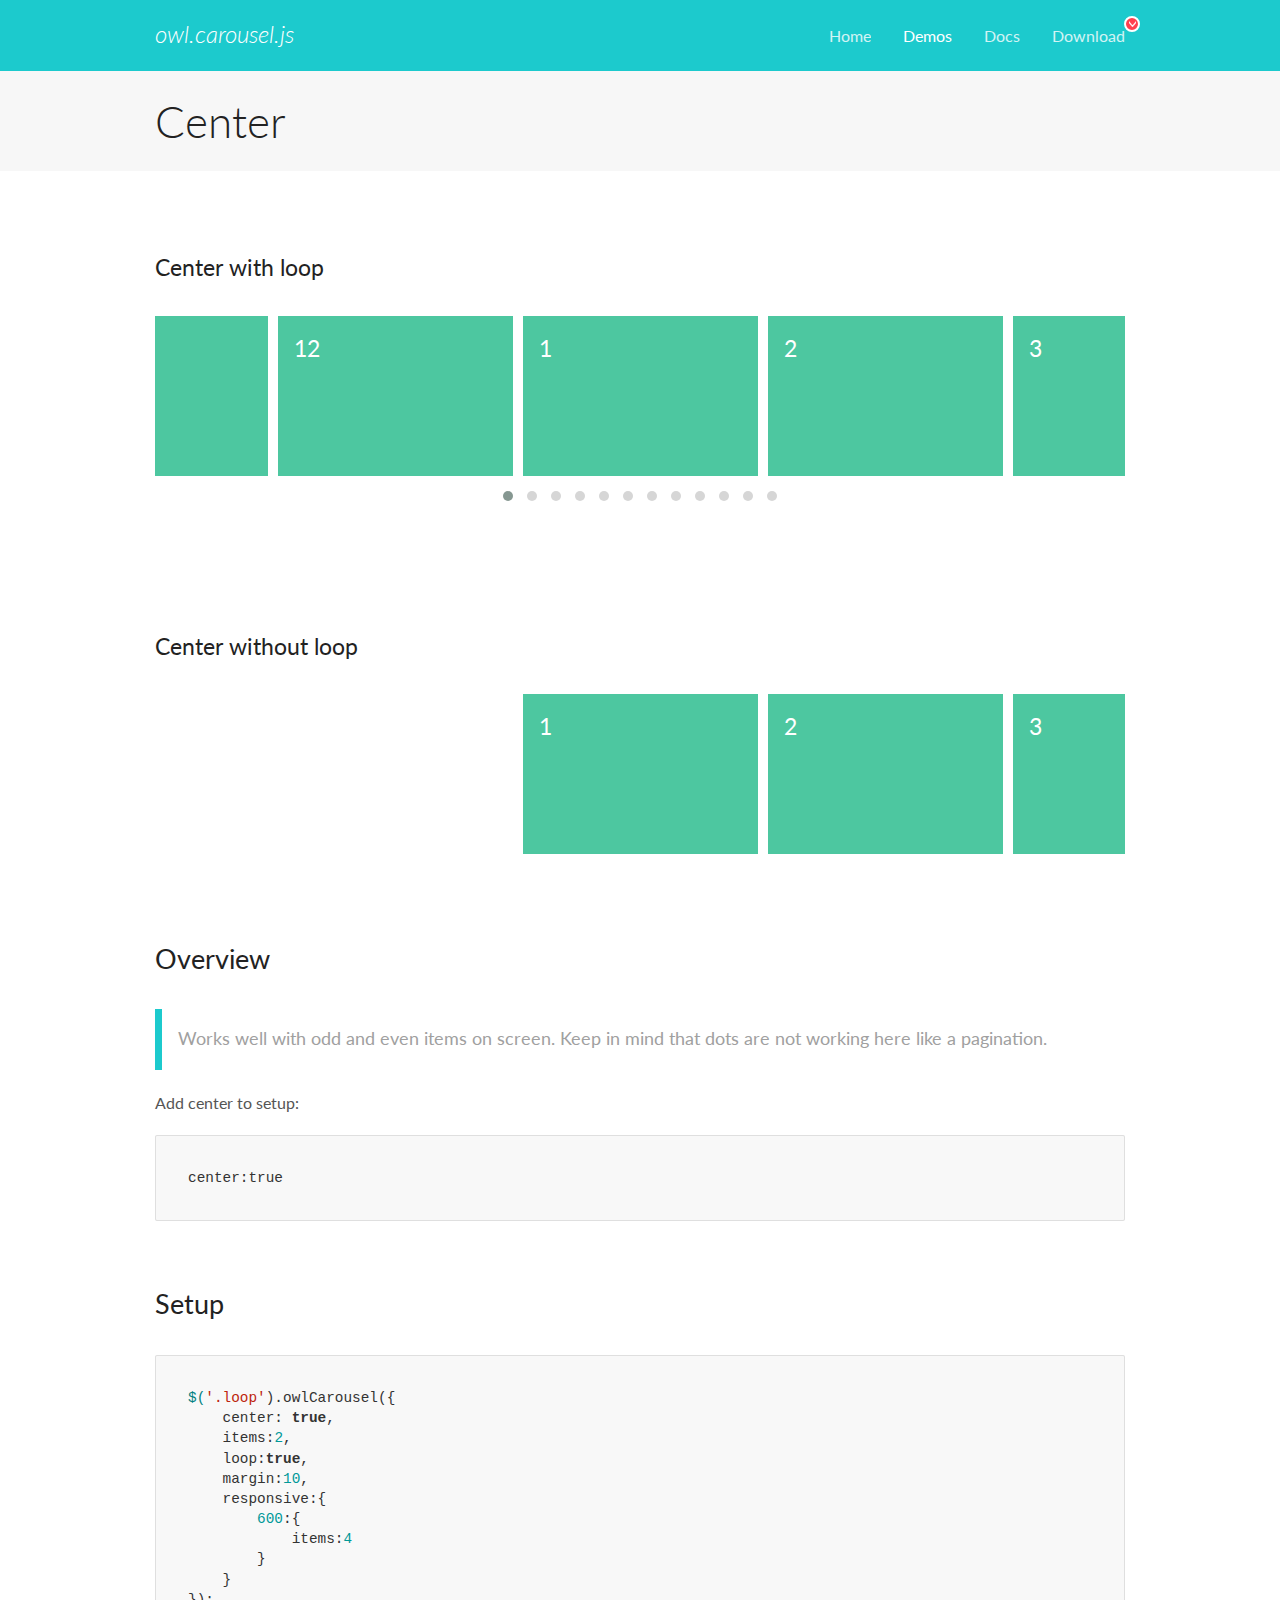
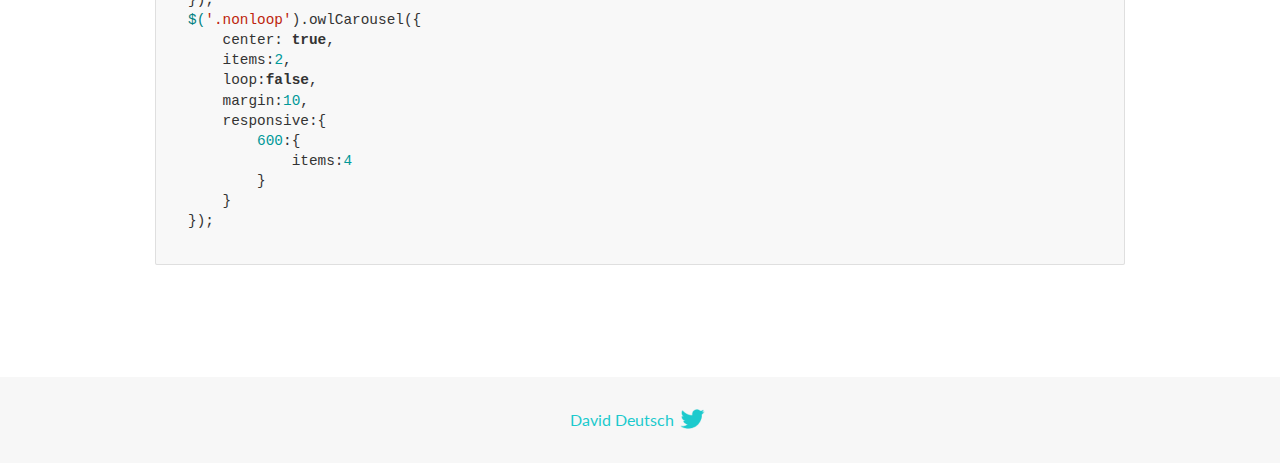
<file: OwlCarousel2-2.3.4 (2)/OwlCarousel2-2.3.4/docs/demos/center.html>
<!DOCTYPE html>
<html lang="en">
  <head>

    <!-- head -->
    <meta charset="utf-8">
    <meta name="msapplication-tap-highlight" content="no" />
    <meta name="viewport" content="width=device-width, initial-scale=1.0" />
    <meta name="description" content="Center carousel">
    <meta name="author" content="David Deutsch">
    <title>
      Center Demo | Owl Carousel | 2.3.4
    </title>

    <!-- Stylesheets -->
    <link href='https://fonts.googleapis.com/css?family=Lato:300,400,700,400italic,300italic' rel='stylesheet' type='text/css'>
    <link rel="stylesheet" href="../assets/css/docs.theme.min.css">

    <!-- Owl Stylesheets -->
    <link rel="stylesheet" href="../assets/owlcarousel/assets/owl.carousel.min.css">
    <link rel="stylesheet" href="../assets/owlcarousel/assets/owl.theme.default.min.css">

    <!-- HTML5 shim and Respond.js IE8 support of HTML5 elements and media queries -->

    <!--[if lt IE 9]>
      <script src="https://oss.maxcdn.com/libs/html5shiv/3.7.0/html5shiv.js"></script>
      <script src="https://oss.maxcdn.com/libs/respond.js/1.3.0/respond.min.js"></script>
    <![endif]-->

    <!-- Favicons -->
    <link rel="apple-touch-icon-precomposed" sizes="144x144" href="../assets/ico/apple-touch-icon-144-precomposed.png">
    <link rel="shortcut icon" href="../assets/ico/favicon.png">
    <link rel="shortcut icon" href="favicon.ico">

    <!-- Yeah i know js should not be in header. Its required for demos.-->

    <!-- javascript -->
    <script src="../assets/vendors/jquery.min.js"></script>
    <script src="../assets/owlcarousel/owl.carousel.js"></script>
  </head>
  <body>

    <!-- header -->
    <header class="header">
      <div class="row">
        <div class="large-12 columns">
          <div class="brand left">
            <h3>
              <a href="/OwlCarousel2/">owl.carousel.js</a> 
            </h3>
          </div>
          <a id="toggle-nav" class="right">
            <span></span> <span></span> <span></span> 
          </a> 
          <div class="nav-bar">
            <ul class="clearfix">
              <li> <a href="/OwlCarousel2/index.html">Home</a>  </li>
              <li class="active">
                <a href="/OwlCarousel2/demos/demos.html">Demos</a> 
              </li>
              <li> <a href="/OwlCarousel2/docs/started-welcome.html">Docs</a>  </li>
              <li>
                <a href="https://github.com/OwlCarousel2/OwlCarousel2/archive/2.3.4.zip">Download</a> 
                <span class="download"></span> 
              </li>
            </ul>
          </div>
        </div>
      </div>
    </header>

    <!-- title -->
    <section class="title">
      <div class="row">
        <div class="large-12 columns">
          <h1>Center</h1>
        </div>
      </div>
    </section>

    <!--  Demos -->
    <section id="demos">
      <div class="row">
        <div class="large-12 columns">
          <h4 id="center-with-loop">Center with loop</h4>
          <div class="loop owl-carousel owl-theme">
            <div class="item">
              <h4>1</h4>
            </div>
            <div class="item">
              <h4>2</h4>
            </div>
            <div class="item">
              <h4>3</h4>
            </div>
            <div class="item">
              <h4>4</h4>
            </div>
            <div class="item">
              <h4>5</h4>
            </div>
            <div class="item">
              <h4>6</h4>
            </div>
            <div class="item">
              <h4>7</h4>
            </div>
            <div class="item">
              <h4>8</h4>
            </div>
            <div class="item">
              <h4>9</h4>
            </div>
            <div class="item">
              <h4>10</h4>
            </div>
            <div class="item">
              <h4>11</h4>
            </div>
            <div class="item">
              <h4>12</h4>
            </div>
          </div>
          <br>
          <h4 id="center-without-loop">Center without loop</h4>
          <div class="nonloop owl-carousel">
            <div class="item">
              <h4>1</h4>
            </div>
            <div class="item">
              <h4>2</h4>
            </div>
            <div class="item">
              <h4>3</h4>
            </div>
            <div class="item">
              <h4>4</h4>
            </div>
            <div class="item">
              <h4>5</h4>
            </div>
            <div class="item">
              <h4>6</h4>
            </div>
            <div class="item">
              <h4>7</h4>
            </div>
            <div class="item">
              <h4>8</h4>
            </div>
            <div class="item">
              <h4>9</h4>
            </div>
            <div class="item">
              <h4>10</h4>
            </div>
            <div class="item">
              <h4>11</h4>
            </div>
            <div class="item">
              <h4>12</h4>
            </div>
          </div>
          <h3 id="overview">Overview</h3>
          <blockquote>
            <p>Works well with odd and even items on screen. Keep in mind that dots are not working here like a pagination.</p>
          </blockquote>
          <p>Add center to setup:</p>
          <pre><code>center:true</code></pre>
          <h3 id="setup">Setup</h3>
          <pre><code>$(&#39;.loop&#39;).owlCarousel({
    center: true,
    items:2,
    loop:true,
    margin:10,
    responsive:{
        600:{
            items:4
        }
    }
});
$(&#39;.nonloop&#39;).owlCarousel({
    center: true,
    items:2,
    loop:false,
    margin:10,
    responsive:{
        600:{
            items:4
        }
    }
});</code></pre>
          <script>
            jQuery(document).ready(function($) {
              $('.loop').owlCarousel({
                center: true,
                items: 2,
                loop: true,
                margin: 10,
                responsive: {
                  600: {
                    items: 4
                  }
                }
              });
              $('.nonloop').owlCarousel({
                center: true,
                items: 2,
                loop: false,
                margin: 10,
                responsive: {
                  600: {
                    items: 4
                  }
                }
              });
            });
          </script>
        </div>
      </div>
    </section>

    <!-- footer -->
    <footer class="footer">
      <div class="row">
        <div class="large-12 columns">
          <h5>
            <a href="/OwlCarousel2/docs/support-contact.html">David Deutsch</a> 
            <a id="custom-tweet-button" href="https://twitter.com/share?url=https://github.com/OwlCarousel2/OwlCarousel2&text=Owl Carousel - This is so awesome! " target="_blank"></a> 
          </h5>
        </div>
      </div>
    </footer>

    <!-- vendors -->
    <script src="../assets/vendors/highlight.js"></script>
    <script src="../assets/js/app.js"></script>
  </body>
</html>
</file>
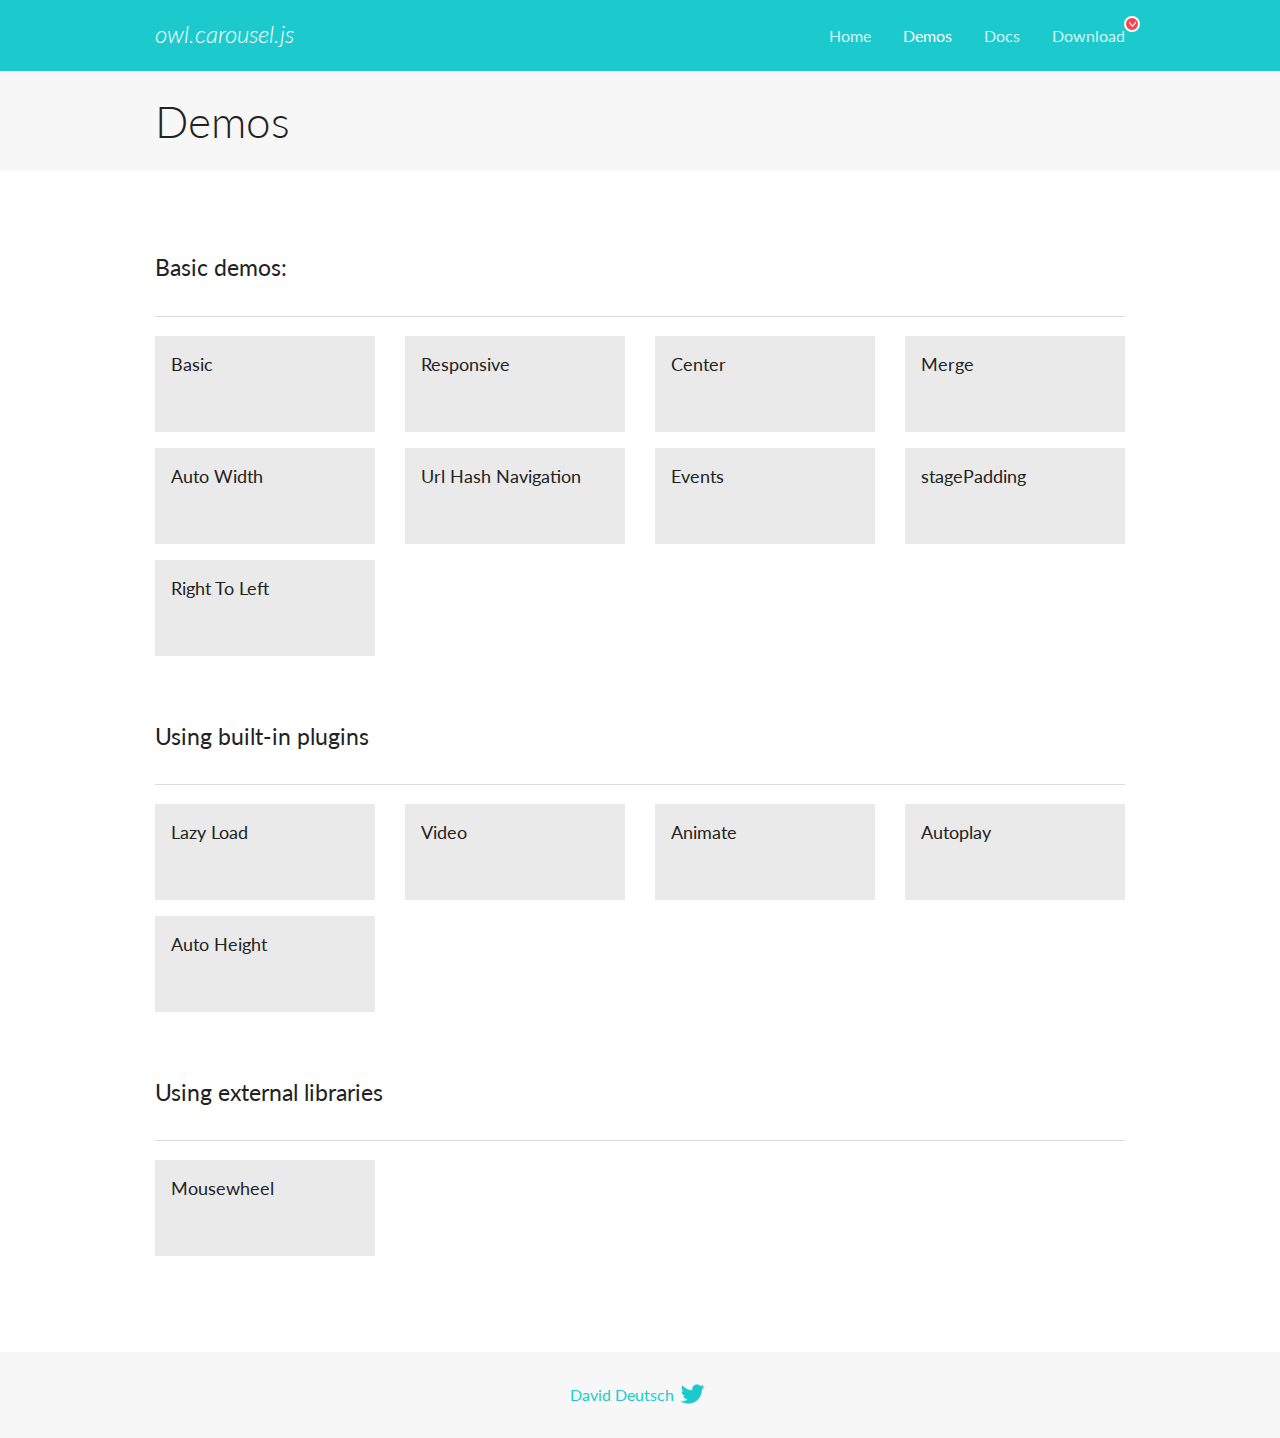
<file: OwlCarousel2-2.3.4 (2)/OwlCarousel2-2.3.4/docs/demos/demos.html>
<!DOCTYPE html>
<html lang="en">
  <head>

    <!-- head -->
    <meta charset="utf-8">
    <meta name="msapplication-tap-highlight" content="no" />
    <meta name="viewport" content="width=device-width, initial-scale=1.0" />
    <meta name="description" content="A list of Owl Carousel examples.">
    <meta name="author" content="David Deutsch">
    <title>
      Demos | Owl Carousel | 2.3.4
    </title>

    <!-- Stylesheets -->
    <link href='https://fonts.googleapis.com/css?family=Lato:300,400,700,400italic,300italic' rel='stylesheet' type='text/css'>
    <link rel="stylesheet" href="../assets/css/docs.theme.min.css">

    <!-- Owl Stylesheets -->
    <link rel="stylesheet" href="../assets/owlcarousel/assets/owl.carousel.min.css">
    <link rel="stylesheet" href="../assets/owlcarousel/assets/owl.theme.default.min.css">

    <!-- HTML5 shim and Respond.js IE8 support of HTML5 elements and media queries -->

    <!--[if lt IE 9]>
      <script src="https://oss.maxcdn.com/libs/html5shiv/3.7.0/html5shiv.js"></script>
      <script src="https://oss.maxcdn.com/libs/respond.js/1.3.0/respond.min.js"></script>
    <![endif]-->

    <!-- Favicons -->
    <link rel="apple-touch-icon-precomposed" sizes="144x144" href="../assets/ico/apple-touch-icon-144-precomposed.png">
    <link rel="shortcut icon" href="../assets/ico/favicon.png">
    <link rel="shortcut icon" href="favicon.ico">

    <!-- Yeah i know js should not be in header. Its required for demos.-->

    <!-- javascript -->
    <script src="../assets/vendors/jquery.min.js"></script>
    <script src="../assets/owlcarousel/owl.carousel.js"></script>
  </head>
  <body>

    <!-- header -->
    <header class="header">
      <div class="row">
        <div class="large-12 columns">
          <div class="brand left">
            <h3>
              <a href="/OwlCarousel2/">owl.carousel.js</a> 
            </h3>
          </div>
          <a id="toggle-nav" class="right">
            <span></span> <span></span> <span></span> 
          </a> 
          <div class="nav-bar">
            <ul class="clearfix">
              <li> <a href="/OwlCarousel2/index.html">Home</a>  </li>
              <li class="active">
                <a href="/OwlCarousel2/demos/demos.html">Demos</a> 
              </li>
              <li> <a href="/OwlCarousel2/docs/started-welcome.html">Docs</a>  </li>
              <li>
                <a href="https://github.com/OwlCarousel2/OwlCarousel2/archive/2.3.4.zip">Download</a> 
                <span class="download"></span> 
              </li>
            </ul>
          </div>
        </div>
      </div>
    </header>

    <!-- title -->
    <section class="title">
      <div class="row">
        <div class="large-12 columns">
          <h1>Demos</h1>
        </div>
      </div>
    </section>

    <!--  Demos -->
    <section id="demos">
      <div class="row">
        <div class="large-12 columns">
          <h4 id="basic-demos-">Basic demos:</h4>
          <hr>
          <div class="demo-list">
            <div class="row">
              <div class="small-6 medium-4 large-3 columns">
                <a href="basic.html" class="demo-block">
                  <h5>Basic </h5>
                </a> 
              </div>
              <div class="small-6 medium-4 large-3 columns">
                <a href="responsive.html" class="demo-block">
                  <h5>Responsive </h5>
                </a> 
              </div>
              <div class="small-6 medium-4 large-3 columns">
                <a href="center.html" class="demo-block">
                  <h5>Center </h5>
                </a> 
              </div>
              <div class="small-6 medium-4 large-3 columns">
                <a href="merge.html" class="demo-block">
                  <h5>Merge </h5>
                </a> 
              </div>
              <div class="small-6 medium-4 large-3 columns">
                <a href="autowidth.html" class="demo-block">
                  <h5>Auto Width </h5>
                </a> 
              </div>
              <div class="small-6 medium-4 large-3 columns">
                <a href="urlhashnav.html" class="demo-block">
                  <h5>Url Hash Navigation </h5>
                </a> 
              </div>
              <div class="small-6 medium-4 large-3 columns">
                <a href="events.html" class="demo-block">
                  <h5>Events </h5>
                </a> 
              </div>
              <div class="small-6 medium-4 large-3 columns">
                <a href="stagepadding.html" class="demo-block">
                  <h5>stagePadding </h5>
                </a> 
              </div>
              <div class="small-6 medium-4 large-3 columns">
                <a href="rtl.html" class="demo-block">
                  <h5>Right To Left </h5>
                </a> 
              </div>
            </div>
          </div>
          <h4 id="using-built-in-plugins">Using built-in plugins</h4>
          <hr>
          <div class="demo-list">
            <div class="row">
              <div class="small-6 medium-4 large-3 columns">
                <a href="lazyLoad.html" class="demo-block">
                  <h5>Lazy Load </h5>
                </a> 
              </div>
              <div class="small-6 medium-4 large-3 columns">
                <a href="video.html" class="demo-block">
                  <h5>Video </h5>
                </a> 
              </div>
              <div class="small-6 medium-4 large-3 columns">
                <a href="animate.html" class="demo-block">
                  <h5>Animate </h5>
                </a> 
              </div>
              <div class="small-6 medium-4 large-3 columns">
                <a href="autoplay.html" class="demo-block">
                  <h5>Autoplay </h5>
                </a> 
              </div>
              <div class="small-6 medium-4 large-3 columns">
                <a href="autoheight.html" class="demo-block">
                  <h5>Auto Height </h5>
                </a> 
              </div>
            </div>
          </div>
          <h4 id="using-external-libraries">Using external libraries</h4>
          <hr>
          <div class="demo-list">
            <div class="row">
              <div class="small-6 medium-4 large-3 columns">
                <a href="mousewheel.html" class="demo-block">
                  <h5>Mousewheel </h5>
                </a> 
              </div>
            </div>
          </div>
        </div>
      </div>
    </section>

    <!-- footer -->
    <footer class="footer">
      <div class="row">
        <div class="large-12 columns">
          <h5>
            <a href="/OwlCarousel2/docs/support-contact.html">David Deutsch</a> 
            <a id="custom-tweet-button" href="https://twitter.com/share?url=https://github.com/OwlCarousel2/OwlCarousel2&text=Owl Carousel - This is so awesome! " target="_blank"></a> 
          </h5>
        </div>
      </div>
    </footer>

    <!-- vendors -->
    <script src="../assets/vendors/highlight.js"></script>
    <script src="../assets/js/app.js"></script>
  </body>
</html>
</file>
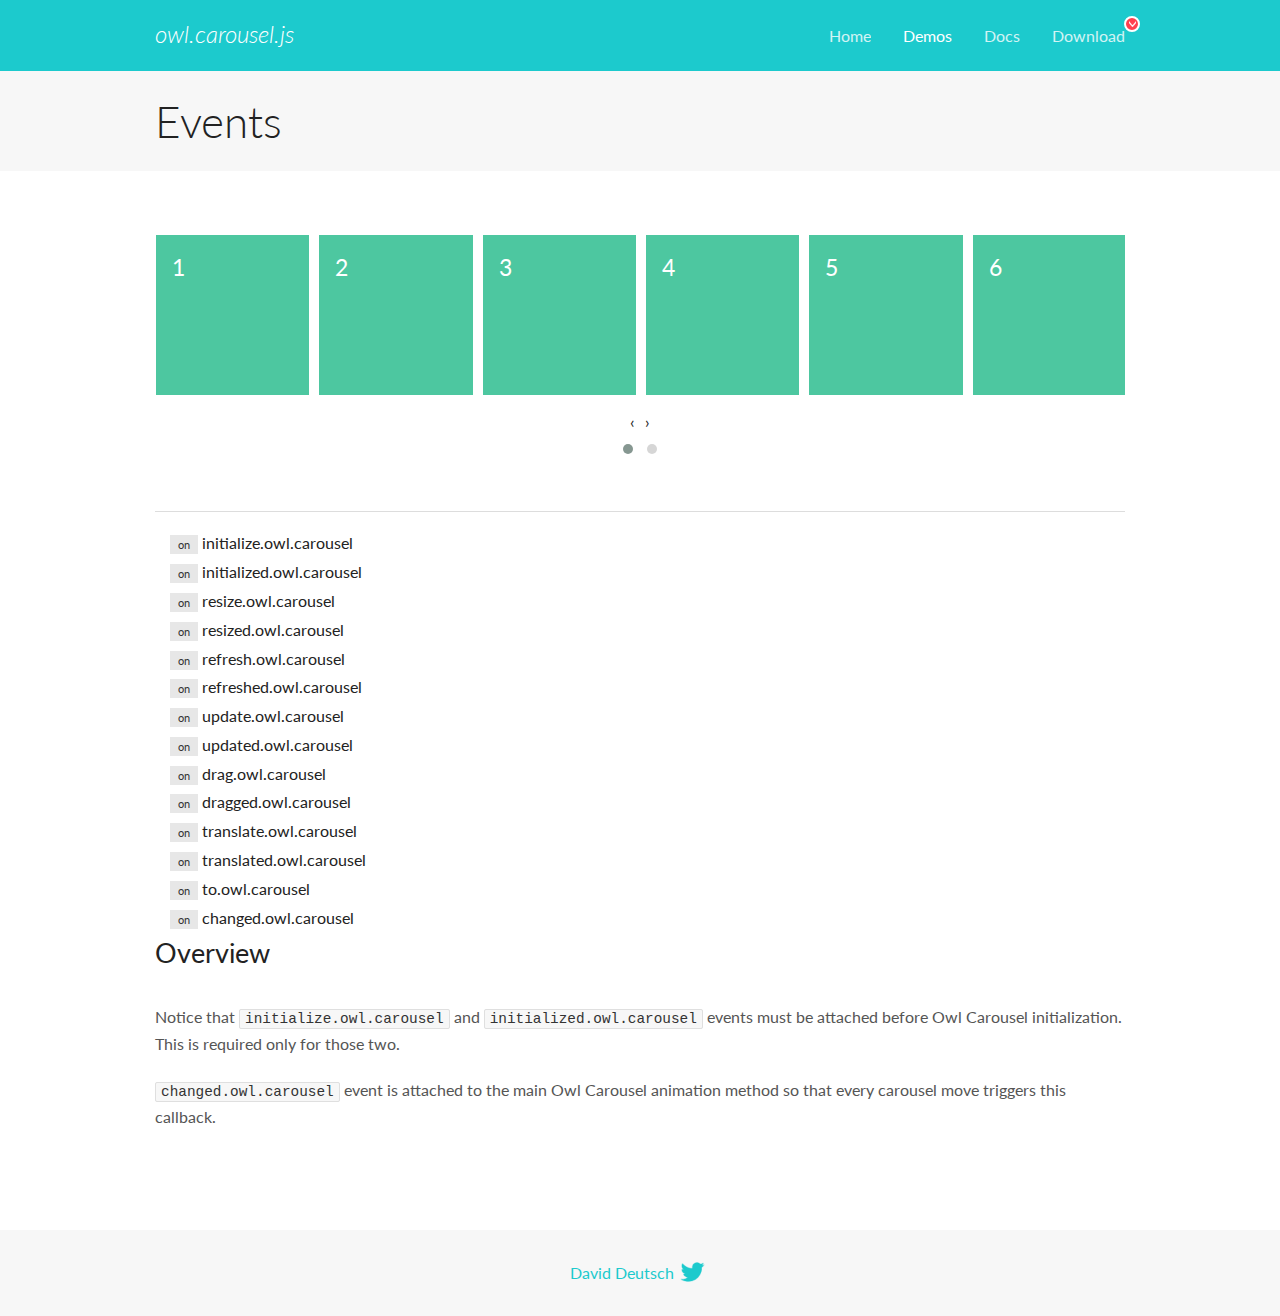
<file: OwlCarousel2-2.3.4 (2)/OwlCarousel2-2.3.4/docs/demos/events.html>
<!DOCTYPE html>
<html lang="en">
  <head>

    <!-- head -->
    <meta charset="utf-8">
    <meta name="msapplication-tap-highlight" content="no" />
    <meta name="viewport" content="width=device-width, initial-scale=1.0" />
    <meta name="description" content="Events usage demo">
    <meta name="author" content="David Deutsch">
    <title>
      Events Demo | Owl Carousel | 2.3.4
    </title>

    <!-- Stylesheets -->
    <link href='https://fonts.googleapis.com/css?family=Lato:300,400,700,400italic,300italic' rel='stylesheet' type='text/css'>
    <link rel="stylesheet" href="../assets/css/docs.theme.min.css">

    <!-- Owl Stylesheets -->
    <link rel="stylesheet" href="../assets/owlcarousel/assets/owl.carousel.min.css">
    <link rel="stylesheet" href="../assets/owlcarousel/assets/owl.theme.default.min.css">

    <!-- HTML5 shim and Respond.js IE8 support of HTML5 elements and media queries -->

    <!--[if lt IE 9]>
      <script src="https://oss.maxcdn.com/libs/html5shiv/3.7.0/html5shiv.js"></script>
      <script src="https://oss.maxcdn.com/libs/respond.js/1.3.0/respond.min.js"></script>
    <![endif]-->

    <!-- Favicons -->
    <link rel="apple-touch-icon-precomposed" sizes="144x144" href="../assets/ico/apple-touch-icon-144-precomposed.png">
    <link rel="shortcut icon" href="../assets/ico/favicon.png">
    <link rel="shortcut icon" href="favicon.ico">

    <!-- Yeah i know js should not be in header. Its required for demos.-->

    <!-- javascript -->
    <script src="../assets/vendors/jquery.min.js"></script>
    <script src="../assets/owlcarousel/owl.carousel.js"></script>
  </head>
  <body>

    <!-- header -->
    <header class="header">
      <div class="row">
        <div class="large-12 columns">
          <div class="brand left">
            <h3>
              <a href="/OwlCarousel2/">owl.carousel.js</a> 
            </h3>
          </div>
          <a id="toggle-nav" class="right">
            <span></span> <span></span> <span></span> 
          </a> 
          <div class="nav-bar">
            <ul class="clearfix">
              <li> <a href="/OwlCarousel2/index.html">Home</a>  </li>
              <li class="active">
                <a href="/OwlCarousel2/demos/demos.html">Demos</a> 
              </li>
              <li> <a href="/OwlCarousel2/docs/started-welcome.html">Docs</a>  </li>
              <li>
                <a href="https://github.com/OwlCarousel2/OwlCarousel2/archive/2.3.4.zip">Download</a> 
                <span class="download"></span> 
              </li>
            </ul>
          </div>
        </div>
      </div>
    </header>

    <!-- title -->
    <section class="title">
      <div class="row">
        <div class="large-12 columns">
          <h1>Events</h1>
        </div>
      </div>
    </section>

    <!--  Demos -->
    <section id="demos">
      <div class="row">
        <div class="large-12 columns">
          <div class="owl-carousel owl-theme">
            <div class="item">
              <h4>1</h4>
            </div>
            <div class="item">
              <h4>2</h4>
            </div>
            <div class="item">
              <h4>3</h4>
            </div>
            <div class="item">
              <h4>4</h4>
            </div>
            <div class="item">
              <h4>5</h4>
            </div>
            <div class="item">
              <h4>6</h4>
            </div>
            <div class="item">
              <h4>7</h4>
            </div>
            <div class="item">
              <h4>8</h4>
            </div>
            <div class="item">
              <h4>9</h4>
            </div>
            <div class="item">
              <h4>10</h4>
            </div>
            <div class="item">
              <h4>11</h4>
            </div>
            <div class="item">
              <h4>12</h4>
            </div>
          </div>
          <hr>
          <div class="large-12 columns callbacks">
            <div><span class="label secondary initialize">on</span>  initialize.owl.carousel </div>
            <div><span class="label secondary initialized">on</span>  initialized.owl.carousel </div>
            <div><span class="label secondary resize">on</span>  resize.owl.carousel </div>
            <div><span class="label secondary resized">on</span>  resized.owl.carousel </div>
            <div><span class="label secondary refresh">on</span>  refresh.owl.carousel </div>
            <div><span class="label secondary refreshed">on</span>  refreshed.owl.carousel </div>
            <div><span class="label secondary update">on</span>  update.owl.carousel </div>
            <div><span class="label secondary updated">on</span>  updated.owl.carousel </div>
            <div><span class="label secondary drag">on</span>  drag.owl.carousel </div>
            <div><span class="label secondary dragged">on</span>  dragged.owl.carousel </div>
            <div><span class="label secondary translate">on</span>  translate.owl.carousel </div>
            <div><span class="label secondary translated">on</span>  translated.owl.carousel </div>
            <div><span class="label secondary to">on</span>  to.owl.carousel </div>
            <div><span class="label secondary changed">on</span>  changed.owl.carousel </div>
          </div>
          <h3 id="overview">Overview</h3>
          <p>Notice that <code>initialize.owl.carousel</code> and <code>initialized.owl.carousel</code> events must be attached before Owl Carousel initialization. This is required only for those two.</p>
          <p><code>changed.owl.carousel</code> event is attached to the main Owl Carousel animation method so that every carousel move triggers this callback.</p>
          <script>
            jQuery(document).ready(function($) {
              var owl = $('.owl-carousel');
              owl.on('initialize.owl.carousel initialized.owl.carousel ' +
                'initialize.owl.carousel initialize.owl.carousel ' +
                'resize.owl.carousel resized.owl.carousel ' +
                'refresh.owl.carousel refreshed.owl.carousel ' +
                'update.owl.carousel updated.owl.carousel ' +
                'drag.owl.carousel dragged.owl.carousel ' +
                'translate.owl.carousel translated.owl.carousel ' +
                'to.owl.carousel changed.owl.carousel',
                function(e) {
                  $('.' + e.type)
                    .removeClass('secondary')
                    .addClass('success');
                  window.setTimeout(function() {
                    $('.' + e.type)
                      .removeClass('success')
                      .addClass('secondary');
                  }, 500);
                });
              owl.owlCarousel({
                loop: true,
                nav: true,
                lazyLoad: true,
                margin: 10,
                video: true,
                responsive: {
                  0: {
                    items: 1
                  },
                  600: {
                    items: 3
                  },
                  960: {
                    items: 5,
                  },
                  1200: {
                    items: 6
                  }
                }
              });
            });
          </script>
        </div>
      </div>
    </section>

    <!-- footer -->
    <footer class="footer">
      <div class="row">
        <div class="large-12 columns">
          <h5>
            <a href="/OwlCarousel2/docs/support-contact.html">David Deutsch</a> 
            <a id="custom-tweet-button" href="https://twitter.com/share?url=https://github.com/OwlCarousel2/OwlCarousel2&text=Owl Carousel - This is so awesome! " target="_blank"></a> 
          </h5>
        </div>
      </div>
    </footer>

    <!-- vendors -->
    <script src="../assets/vendors/highlight.js"></script>
    <script src="../assets/js/app.js"></script>
  </body>
</html>
</file>
<file: styles/style.css>
html {
  scroll-behavior: smooth;
  overflow-x: hidden;
}

body {
  overflow-x: hidden;
}

@font-face {
  font-family: pnT;
  src: url("../fonts/proximaNovaThin.woff");
}

@font-face {
  font-family: pnR;
  src: url("../fonts/proximaNovaReg.woff");
}

@font-face {
  font-family: pnS;
  src: url("../fonts/proximaNovaSemi.woff");
}

@font-face {
  font-family: pnB;
  src: url("../fonts/proximaNovaBold.woff");
}

@font-face {
  font-family: gB;
  src: url("../fonts/gothamBold.woff");
}

:root {
  --gradright: linear-gradient(to right, #f8c232, #cf4554);
  --shadow: 0 14px 28px rgba(0, 0, 0, 0.25), 0 10px 10px rgba(0, 0, 0, 0.22);
}

.navbar {
  background-color: transparent;
  color: #fff;
  height: 150px;
  width: 100vw;
  position: fixed;
  z-index: 100;
  -webkit-transition: all 0.5s;
  transition: all 0.5s;
}

.navbar .nav-buttons {
  display: -webkit-box;
  display: -ms-flexbox;
  display: flex;
  -webkit-box-align: center;
  -ms-flex-align: center;
  align-items: center;
}

.navbar .nav-buttons a {
  margin: 6px 20px;
  height: inherit;
  width: inherit;
  color: #fff;
  margin-right: 30px;
  font-size: 18px;
  font-weight: bold;
  text-shadow: 0px 0px 8px black;
  text-decoration: none;
  -webkit-transition: background-color 0.5s;
  transition: background-color 0.5s;
  position: relative;
  overflow: hidden;
  -webkit-transition: padding-bottom 0.3s ease;
  transition: padding-bottom 0.3s ease;
}

.navbar .nav-buttons a:hover {
  padding-bottom: 10px;
}

.navbar .nav-buttons a:before {
  content: "";
  position: absolute;
  bottom: 0;
  left: 0;
  height: 10%;
  width: 100%;
  z-index: -1;
  -webkit-transform: rotateY(90deg);
          transform: rotateY(90deg);
  -webkit-transition: all 0.5s;
  transition: all 0.5s;
}

.navbar .nav-buttons a:hover::before {
  -webkit-transform: rotateY(0deg);
          transform: rotateY(0deg);
  background-color: #fff;
}

.navbar .nav-buttons a.login {
  border: 2px solid #fff;
  border-radius: 6px;
  padding: 6px 20px;
}

.navbar .nav-buttons a.login:before {
  height: 100%;
  width: 100%;
}

.navbar .nav-buttons a.login:hover {
  color: #351435;
  text-shadow: none;
}

.navbar .logo {
  height: 200px;
  width: 200px;
  background: url("/img/logo-white.png");
  background-size: contain;
  background-repeat: no-repeat;
  position: absolute;
  top: 25%;
  left: 5%;
  z-index: 1000;
}

.scrolled {
  background-color: #ffff;
  height: 75px;
  position: fixed;
  -webkit-box-shadow: 0px 3px 6px 0px rgba(0, 0, 0, 0.1);
  box-shadow: 0px 3px 6px 0px rgba(0, 0, 0, 0.1);
}

.scrolled .logo {
  background: url("/img/logo-black.png");
  background-size: contain;
  background-repeat: no-repeat;
}

@media only screen and (max-width: 420px) {
  .hide {
    display: none;
  }
}

.scrolled .nav-buttons a {
  text-shadow: none;
  color: #351435;
}

.scrolled .nav-buttons a:hover::before {
  background-color: #351435;
  color: #fff;
}

.scrolled .nav-buttons a.login {
  border: 2px solid #351435;
}

.scrolled .nav-buttons a.login:hover {
  color: #fff;
  text-shadow: none;
}

.fullMenu {
  display: none;
}

@-webkit-keyframes slideInLeft {
  0% {
    -webkit-transform: translate3d(-250px, 0, 0);
    transform: translate3d(-250px, 0, 0);
    visibility: visible;
  }
  100% {
    -webkit-transform: translate3d(0, 0, 0);
    transform: translate3d(0, 0, 0);
  }
}

@keyframes slideInLeft {
  0% {
    -webkit-transform: translate3d(250px, 0, 0);
    transform: translate3d(250px, 0, 0);
    visibility: visible;
  }
  100% {
    -webkit-transform: translate3d(0, 0, 0);
    transform: translate3d(0, 0, 0);
  }
}

@-webkit-keyframes slideOutLeft {
  0% {
    -webkit-transform: translate3d(0, 0, 0);
    transform: translate3d(0, 0, 0);
  }
  100% {
    -webkit-transform: translate3d(250px, 0, 0);
    transform: translate3d(250px, 0, 0);
    visibility: hidden;
  }
}

@keyframes slideOutLeft {
  0% {
    -webkit-transform: translate3d(0, 0, 0);
    transform: translate3d(0, 0, 0);
  }
  100% {
    -webkit-transform: translate3d(250px, 0, 0);
    transform: translate3d(250px, 0, 0);
    visibility: hidden;
  }
}

* {
  -webkit-box-sizing: border-box;
  box-sizing: border-box;
}

body:after {
  content: "";
  height: 100%;
  left: 0;
  opacity: 0;
  overflow: auto;
  padding: 0;
  position: absolute;
  top: 0;
  -webkit-transition: all 0.4s ease;
  transition: all 0.4s ease;
  width: 100%;
}

body.open:after {
  opacity: 1;
  visibility: visible;
}

.b-nav {
  position: absolute;
  z-index: 11000;
  background-color: #000000;
  height: 100vh;
  width: 70vw;
  position: fixed;
  right: 0;
}

.b-nav a {
  text-decoration: none;
  color: inherit;
}

.b-nav:not(.open) {
  visibility: hidden;
}

.b-nav li {
  color: white;
  list-style-type: none;
  padding: 10px;
  text-align: center;
  -webkit-transform: translateX(-250px);
  transform: translateX(-250px);
}

.b-nav li:not(.open) {
  -webkit-animation-duration: 0.4s;
  animation-duration: 0.4s;
  -webkit-animation-fill-mode: both;
  animation-fill-mode: both;
  -webkit-animation-name: slideOutLeft;
  animation-name: slideOutLeft;
}

.b-nav li:first-child {
  padding-top: 120px;
}

.b-nav.open {
  visibility: visible;
}

.b-nav.open li {
  -webkit-animation-duration: 0.4s;
  animation-duration: 0.4s;
  -webkit-animation-fill-mode: both;
  animation-fill-mode: both;
  -webkit-animation-name: slideInLeft;
  animation-name: slideInLeft;
}

.b-link {
  background: transparent;
  border-left: rgba(255, 255, 255, 0) solid 2px;
  color: white;
  font-family: "pnS", Helvetica, Arial, sans-serif;
  font-size: 24px;
  text-decoration: none;
  -webkit-transition: all 0.4s ease;
  transition: all 0.4s ease;
  width: auto;
}

.b-link:hover,
.b-link--active {
  border-left: white solid 2px;
  padding-left: 30px;
}

.b-menu {
  position: fixed !important;
  background: transparent;
  cursor: pointer;
  display: inline-block;
  height: 60px;
  padding-right: 13.5px;
  padding-top: 15.5px;
  -webkit-transition: all 0.4s ease;
  transition: all 0.4s ease;
  -webkit-user-select: none;
  -moz-user-select: none;
  -ms-user-select: none;
  user-select: none;
  width: 60px;
  z-index: 12000;
}

.scrolled .b-bun {
  background: black;
}

.b-container .scrolled {
  padding-top: 0px;
  -webkit-box-shadow: none;
          box-shadow: none;
}

.b-bun {
  background: white;
  position: relative;
  -webkit-transition: all 0.4s ease;
  transition: all 0.4s ease;
}

.b-bun--top {
  height: 2px;
  top: 0;
  width: 25px;
}

.b-bun--mid {
  height: 2px;
  top: 8px;
  left: 9px;
  width: 15px;
}

.b-bun--bottom {
  height: 2px;
  top: 16px;
  width: 25px;
}

.b-brand {
  color: black;
  font-family: "gtMedium", Helvetica, Arial, sans-serif;
  font-size: 24px;
  font-weight: 300;
  margin-left: 30px;
  position: relative;
  text-decoration: none;
  top: -21.42857px;
  -webkit-transition: all 0.4s ease;
  transition: all 0.4s ease;
  z-index: 13000;
}

.b-container {
  height: 60px;
  position: absolute;
  top: 30px;
  right: 30px;
  display: -webkit-box;
  display: -ms-flexbox;
  display: flex;
}

.b-container:hover:not(.open) .bun-top,
.b-container:hover:not(.open) .bun-mid,
.b-container:hover:not(.open) .bun-bottom {
  background: black;
}

.b-container.open .b-bun--top {
  background: white;
  top: 9px;
  -webkit-transform: rotate(45deg);
  transform: rotate(45deg);
}

.b-container.open .b-bun--mid {
  opacity: 0;
}

.b-container.open .b-bun--bottom {
  background: white;
  top: 5px;
  -webkit-transform: rotate(-45deg);
  transform: rotate(-45deg);
}

.b-container.open .b-brand {
  color: white;
}

@media only screen and (max-width: 420px) {
  .fullMenu {
    display: block;
  }
}

.main-slider {
  height: 100vh;
  width: 100%;
}

.main-slider .dark {
  height: 50vh;
  width: 50vw;
  position: absolute;
  top: 30%;
  -webkit-transform: translateX(-50%);
          transform: translateX(-50%);
  left: 50%;
  z-index: 10;
  display: -webkit-box;
  display: -ms-flexbox;
  display: flex;
  -webkit-box-pack: center;
      -ms-flex-pack: center;
          justify-content: center;
  -webkit-box-align: center;
      -ms-flex-align: center;
          align-items: center;
}

.main-slider .dark h1 {
  color: #ffffff;
  font-size: 4.5rem;
  font-family: "gB", sans-serif;
  z-index: 10000;
}

.main-slider .dark .twenty-left {
  color: #707070;
  line-height: 0;
  position: absolute;
  top: 0;
  left: 0;
  font-size: 200px;
  font-family: "gB", sans-serif;
  margin-top: 130px;
  margin-left: 65px;
}

.main-slider .dark .twenty-right {
  line-height: 0;
  color: #707070;
  position: absolute;
  bottom: 0;
  right: 0;
  font-size: 200px;
  font-family: "gB", sans-serif;
  margin-bottom: 130px;
  margin-right: 65px;
}

.main-slider .dark h1.dates {
  font-size: 1.5em;
  margin-top: 2.5em;
}

@media only screen and (max-width: 620px) {
  .main-slider .dark h1.dates {
    display: none;
  }
}

.main-slider .dark .glitch {
  text-decoration: none;
  text-transform: uppercase;
  position: absolute;
  top: 50%;
  left: 50%;
  -webkit-transform: translate(-50%, -50%);
          transform: translate(-50%, -50%);
  margin: 0;
  color: #ffff;
  letter-spacing: 5px;
}

.main-slider .dark .glitch:before, .main-slider .dark .glitch:after {
  display: block;
  content: attr(data-glitch);
  text-transform: uppercase;
  position: absolute;
  top: 0;
  left: 0;
  height: 100%;
  width: 100%;
  opacity: 0.8;
}

.main-slider .dark .glitch:after {
  color: #f0f;
  z-index: -2;
  animation: glitch 3s cubic-bezier(0.25, 0.46, 0.45, 0.94) reverse both 5;
  -webkit-animation-iteration-count: infinite;
          animation-iteration-count: infinite;
}

.main-slider .dark .glitch:before {
  color: #0ff;
  z-index: -1;
  -webkit-animation: glitch 3s cubic-bezier(0.25, 0.46, 0.45, 0.94) both 5;
          animation: glitch 3s cubic-bezier(0.25, 0.46, 0.45, 0.94) both 5;
  -webkit-animation-iteration-count: infinite;
          animation-iteration-count: infinite;
}

@media only screen and (max-width: 420px) {
  .main-slider .dark .glitch {
    font-size: 1.8em;
  }
}

@-webkit-keyframes glitch {
  0% {
    -webkit-transform: translate(0);
            transform: translate(0);
  }
  2% {
    -webkit-transform: translate(-5px, 5px);
            transform: translate(-5px, 5px);
  }
  4% {
    -webkit-transform: translate(-5px, -5px);
            transform: translate(-5px, -5px);
  }
  6% {
    -webkit-transform: translate(5px, 5px);
            transform: translate(5px, 5px);
  }
  8% {
    -webkit-transform: translate(5px, -5px);
            transform: translate(5px, -5px);
  }
  10% {
    -webkit-transform: translate(0);
            transform: translate(0);
  }
  to {
    -webkit-transform: translate(0);
            transform: translate(0);
  }
}

@keyframes glitch {
  0% {
    -webkit-transform: translate(0);
            transform: translate(0);
  }
  2% {
    -webkit-transform: translate(-5px, 5px);
            transform: translate(-5px, 5px);
  }
  4% {
    -webkit-transform: translate(-5px, -5px);
            transform: translate(-5px, -5px);
  }
  6% {
    -webkit-transform: translate(5px, 5px);
            transform: translate(5px, 5px);
  }
  8% {
    -webkit-transform: translate(5px, -5px);
            transform: translate(5px, -5px);
  }
  10% {
    -webkit-transform: translate(0);
            transform: translate(0);
  }
  to {
    -webkit-transform: translate(0);
            transform: translate(0);
  }
}

.main-slider .slide-wrap {
  height: 100%;
  width: 100%;
  background-color: black;
}

.main-slider .slide-wrap .box {
  height: 100vh;
  width: 100vw;
  color: #ffffff;
  opacity: 0.4;
}

.main-slider .slide-wrap .b1 {
  background: url("/img/Carousel (18).jpg");
  background-size: cover;
  background-repeat: no-repeat;
}

.main-slider .slide-wrap .b2 {
  background: url("/img/Carousel (28).jpg");
  background-size: cover;
  background-repeat: no-repeat;
}

.main-slider .slide-wrap .b3 {
  background: url("/img/Carousel (9).jpg");
  background-size: cover;
  background-repeat: no-repeat;
}

.main-slider .slide-wrap .b4 {
  background: url("/img/Carousel (29).jpg");
  background-size: cover;
  background-repeat: no-repeat;
}

.main-slider .slide-wrap .b5 {
  background: url("/img/Carousel (2).jpg");
  background-size: cover;
  background-repeat: no-repeat;
}

.main-slider .slide-wrap .b6 {
  background: url("/img/Carousel (21).jpg");
  background-size: cover;
  background-repeat: no-repeat;
}

.main-slider .owl-carousel .owl-nav button.owl-prev {
  color: #fff;
  border: none;
  padding: 0 !important;
  font: inherit;
  position: absolute;
  top: 50%;
  -webkit-transform: translateY(-50%);
          transform: translateY(-50%);
  left: 2%;
  height: 100px;
  width: 45px;
  font-size: 66px;
  outline: none;
}

.main-slider .owl-carousel .owl-nav button.owl-next {
  color: #ffff;
  border: none;
  padding: 0 !important;
  font: inherit;
  position: absolute;
  top: 50%;
  -webkit-transform: translateY(-50%);
          transform: translateY(-50%);
  right: 2%;
  height: 100px;
  width: 45px;
  font-size: 66px;
  outline: none;
}

@media only screen and (max-width: 770px) {
  .main-slider .dark {
    width: 80vw;
  }
}

@media only screen and (max-width: 420px) {
  .main-slider .dark {
    width: 80vw;
    top: 25%;
  }
  .main-slider .dark .twenty-left {
    font-size: 80px;
    margin-top: 185px;
    margin-left: 30px;
  }
  .main-slider .dark .twenty-right {
    font-size: 90px;
    margin-bottom: 175px;
    margin-right: 30px;
  }
  .main-slider .slide-wrap .b1 {
    background: url("/img/cm-1.png");
  }
  .main-slider .slide-wrap .b2 {
    background: url("/img/cm-2.png");
  }
  .main-slider .slide-wrap .b3 {
    background: url("/img/cm-3.png");
  }
  .main-slider .slide-wrap .b4 {
    background: url("/img/cm-4.png");
  }
  .main-slider .slide-wrap .b5 {
    background: url("/img/cm-5.png");
  }
  .main-slider .slide-wrap .b6 {
    background: url("/img/cm-6.png");
  }
}

.section2 {
  /* width: 100vw; */
  background-color: #fff;
}

.section2 .main {
  padding: 70px 10px;
}

.section2 .main .heading {
  width: 100vw;
  margin: auto;
  max-width: 60vw;
  text-align: center;
  /* height: 30vh; */
}

.section2 .main .heading h3 {
  font-family: "pnT", sans-serif;
  font-weight: bold;
  font-size: 4vw;
  margin: 1rem auto 0;
  line-height: 1.5;
  color: #666666;
  margin-bottom: 48px;
}

.section2 .main .heading h3 span {
  font-family: "pnB", sans-serif;
}

.section2 .main .heading p {
  font-family: "pnS", sans-serif;
  font-size: 20px;
  margin: 1rem auto 0;
  color: #888888;
}

.iframe-container {
  margin-top: 50px;
  display: -webkit-box;
  display: -ms-flexbox;
  display: flex;
  -webkit-box-pack: center;
      -ms-flex-pack: center;
          justify-content: center;
}

@media only screen and (max-width: 770px) {
  .section2 .main .heading {
    max-width: 80vw;
  }
  .section2 .main .heading h3 {
    font-size: 7vw;
  }
  .section2 .main .heading p {
    font-size: 3.5vw;
  }
}

@media only screen and (max-width: 420px) {
  .section2 .main .heading {
    max-width: 90vw;
  }
  .section2 .main .heading h3 {
    font-size: 10vw;
  }
  .section2 .main .heading p {
    font-size: 5vw;
  }
  .iframe-container {
    position: relative;
    width: 100%;
    padding-bottom: 56.25%;
    height: 0;
  }
  .iframe-container iframe {
    position: absolute;
    top: 0;
    left: 0;
    width: 100%;
    height: 100%;
  }
}

.section3 {
  /* width: 100vw; */
  width: 100vw;
  background-color: black;
  background: url("/img/Carousel (31).png");
  background-size: cover;
  background-repeat: no-repeat;
  background-attachment: fixed;
}

.section3 .main {
  padding: 70px 10px;
  width: 100%;
  height: 100%;
  background-color: rgba(0, 0, 0, 0.75);
}

.section3 .main .heading {
  width: 100vw;
  margin: auto;
  max-width: 49vw;
  text-align: center;
  /* height: 30vh; */
}

.section3 .main .heading h3 {
  font-family: "pnB", sans-serif;
  font-weight: bold;
  font-size: 4vw;
  margin: 1rem auto 0;
  line-height: 1.5;
  color: #ffffff;
  margin-bottom: 28px;
}

.section3 .main .high {
  display: -webkit-box;
  display: -ms-flexbox;
  display: flex;
  width: 100%;
  -webkit-box-align: center;
      -ms-flex-align: center;
          align-items: center;
  -webkit-box-pack: center;
      -ms-flex-pack: center;
          justify-content: center;
}

.section3 .main .high .slide {
  height: 50vh;
  width: 45vw;
  margin-right: 30px;
}

.section3 .main .high .slide .parent-box {
  height: 100%;
  width: 100%;
}

.section3 .main .high .slide .parent-box .box {
  background-color: #666666;
}

.section3 .main .high .slide .parent-box .box img {
  height: 342px;
}

.section3 .main .high .slide .owl-carousel .owl-nav button.owl-prev {
  color: #fff;
  border: none;
  padding: 0 !important;
  font: inherit;
  position: absolute;
  top: 50%;
  -webkit-transform: translateY(-50%);
          transform: translateY(-50%);
  left: 0;
  height: 70px;
  width: 45px;
  font-size: 52px;
  outline: none;
  text-shadow: 0px 0px 8px black;
}

.section3 .main .high .slide .owl-carousel .owl-nav button.owl-next {
  color: #fff;
  border: none;
  padding: 0 !important;
  font: inherit;
  position: absolute;
  top: 50%;
  -webkit-transform: translateY(-50%);
          transform: translateY(-50%);
  right: 0;
  height: 70px;
  width: 45px;
  font-size: 52px;
  outline: none;
  text-shadow: 0px 0px 8px black;
}

.section3 .main .high .count {
  height: 70vh;
  width: 35vw;
  margin-left: 3vw;
  border-left: 2px solid #ffffff;
  padding-left: 50px;
}

.section3 .main .high .count p {
  margin: 0;
  padding: 0;
  color: #ffffff;
}

.section3 .main .high .count p.num {
  font-size: 58px;
  font-family: "pnB", sans-serif;
}

.section3 .main .high .count p.name {
  font-size: 28px;
  font-family: "pnR", sans-serif;
}

.section3 .main .high .count .row1 {
  width: 100%;
  height: 50%;
  display: -webkit-box;
  display: -ms-flexbox;
  display: flex;
}

.section3 .main .high .count .row1 .col1 {
  height: 100%;
  width: 50%;
  display: -webkit-box;
  display: -ms-flexbox;
  display: flex;
  -webkit-box-orient: vertical;
  -webkit-box-direction: normal;
      -ms-flex-direction: column;
          flex-direction: column;
  -webkit-box-pack: center;
      -ms-flex-pack: center;
          justify-content: center;
  -webkit-box-align: center;
      -ms-flex-align: center;
          align-items: center;
}

.section3 .main .high .count .row1 .col2 {
  height: 100%;
  width: 50%;
  display: -webkit-box;
  display: -ms-flexbox;
  display: flex;
  -webkit-box-orient: vertical;
  -webkit-box-direction: normal;
      -ms-flex-direction: column;
          flex-direction: column;
  -webkit-box-pack: center;
      -ms-flex-pack: center;
          justify-content: center;
  -webkit-box-align: center;
      -ms-flex-align: center;
          align-items: center;
}

.section3 .main .high .count .row2 {
  width: 100%;
  height: 50%;
  display: -webkit-box;
  display: -ms-flexbox;
  display: flex;
}

.section3 .main .high .count .row2 .col1 {
  height: 100%;
  width: 50%;
  display: -webkit-box;
  display: -ms-flexbox;
  display: flex;
  -webkit-box-orient: vertical;
  -webkit-box-direction: normal;
      -ms-flex-direction: column;
          flex-direction: column;
  -webkit-box-pack: center;
      -ms-flex-pack: center;
          justify-content: center;
  -webkit-box-align: center;
      -ms-flex-align: center;
          align-items: center;
}

.section3 .main .high .count .row2 .col2 {
  height: 100%;
  width: 50%;
  display: -webkit-box;
  display: -ms-flexbox;
  display: flex;
  -webkit-box-orient: vertical;
  -webkit-box-direction: normal;
      -ms-flex-direction: column;
          flex-direction: column;
  -webkit-box-pack: center;
      -ms-flex-pack: center;
          justify-content: center;
  -webkit-box-align: center;
      -ms-flex-align: center;
          align-items: center;
}

@media only screen and (max-width: 770px) {
  .section3 .main .heading {
    max-width: 80vw;
  }
  .section3 .main .heading h3 {
    font-size: 7vw;
  }
}

@media only screen and (max-width: 420px) {
  .section3 {
    background: url("/img/cm-4.png");
    background-size: cover;
    background-repeat: no-repeat;
    background-attachment: fixed;
  }
  .section3 .main .heading {
    max-width: 75vw;
  }
  .section3 .main .heading h3 {
    font-size: 10vw;
  }
  .section3 .main .high {
    display: block;
  }
  .section3 .main .high .slide {
    width: 100%;
    height: 282px;
  }
  .section3 .main .high .slide .parent-box .box img {
    height: 282px;
  }
  .section3 .main .high .count {
    width: 100%;
  }
  .section3 .main .high .count {
    margin-left: 0px;
    border-left: none;
    height: 50vh;
    padding-left: 0px;
  }
  .section3 .main .high .count p.num {
    font-size: 38px;
  }
}

.section4 {
  /* width: 100vw; */
  background-color: #fff;
}

.section4 .main {
  padding: 0px 10px;
  margin-bottom: 40px;
}

.section4 .main .heading {
  width: 100vw;
  margin: auto;
  max-width: 49vw;
  text-align: center;
  /* height: 30vh; */
}

.section4 .main .heading h3 {
  font-family: "pnS", sans-serif;
  font-weight: bold;
  font-size: 4vw;
  line-height: 1.5;
  color: #666666;
  margin-bottom: 20px;
}

.section4 .main .high {
  display: -webkit-box;
  display: -ms-flexbox;
  display: flex;
  width: 100%;
}

.section4 .main .high .slide {
  height: 70vh;
  width: 42vw;
  display: -webkit-box;
  display: -ms-flexbox;
  display: flex;
  -webkit-box-pack: center;
      -ms-flex-pack: center;
          justify-content: center;
  -webkit-box-align: center;
      -ms-flex-align: center;
          align-items: center;
}

.section4 .main .high .slide .content {
  padding-bottom: 60px;
}

.section4 .main .high .slide p.person {
  color: #888888;
  font-size: 20px;
}

.section4 .main .high .slide p.person span {
  font-weight: bold;
}

.section4 .main .high .slide p.contact {
  color: #888888;
  font-size: 28px;
  font-family: "pnS", sans-serif;
}

.section4 .main .high .slide p.contact span {
  color: #666666;
  font-family: "pnB", sans-serif;
}

.section4 .main .high .slide .social img {
  height: 40px;
  margin-left: 10px;
}

.section4 .main .high .count {
  height: 70vh;
  width: 58vw;
  border-left: 2px solid #707070;
  display: -webkit-box;
  display: -ms-flexbox;
  display: flex;
  -webkit-box-pack: center;
      -ms-flex-pack: center;
          justify-content: center;
  -webkit-box-align: center;
      -ms-flex-align: center;
          align-items: center;
}

.section4 .main .high .count .map {
  width: 300px;
  height: 300px;
  -webkit-box-shadow: -2px 5px 12px 0px rgba(0, 0, 0, 0.59);
  box-shadow: -2px 5px 12px 0px rgba(0, 0, 0, 0.59);
}

.section4 .main .high .count .visit {
  margin-left: 50px;
  height: 40vh;
}

.section4 .main .high .count .visit .pay {
  font-family: "pnS", sans-serif;
  margin-top: 10px;
  color: #666666;
  font-weight: bold;
  font-size: 28px;
  margin-bottom: 40px;
}

.section4 .main .high .count .visit .location {
  font-family: "pnR", sans-serif;
  color: #888888;
  max-width: 200px;
  font-weight: bold;
}

@media only screen and (max-width: 770px) {
  .section4 .main .heading {
    max-width: 80vw;
  }
  .section4 .main .heading h3 {
    font-size: 7vw;
  }
}

@media only screen and (max-width: 420px) {
  .section4 .main .heading {
    max-width: 75vw;
  }
  .section4 .main .heading h3 {
    font-size: 10vw;
  }
  .section4 .main .high {
    display: block;
  }
  .section4 .main .high .slide {
    width: 100%;
  }
  .section4 .main .high .count {
    width: 100%;
    border-left: none;
    -webkit-box-orient: vertical;
    -webkit-box-direction: normal;
        -ms-flex-direction: column;
            flex-direction: column;
  }
  .section4 .main .high .count .visit {
    margin-left: 0px;
    margin-top: 30px;
  }
  .section4 .main .high .slide .content {
    text-align: center;
  }
  .section4 .main .high .slide .content .contact {
    font-size: 20px;
  }
  .section4 .main .high .slide .content .social img {
    height: 30px;
    margin-left: 10px;
  }
  .section4 .main .high .slide {
    height: 45vh;
  }
}

.section8 {
  width: 100vw;
  background-color: black;
  background: url("/img/Carousel (20).png");
  background-size: cover;
  background-repeat: no-repeat;
  background-attachment: fixed;
}

.section8 .container-box {
  width: 100%;
  height: 100%;
  background-color: rgba(0, 0, 0, 0.75);
  padding-bottom: 100px;
}

.section8 .heading {
  padding: 80px 0px 20px;
  width: 100vw;
  margin: auto;
  max-width: 60vw;
}

.section8 .heading h3 {
  font-family: "pnB", sans-serif;
  font-weight: bold;
  font-size: 3rem;
  margin: 1rem auto 0;
  line-height: 1.5;
  color: #fff;
}

.section8 form {
  max-width: 60%;
  margin: auto;
}

.section8 form .form-group label {
  color: #fff;
  font-family: "pnS", sans-serif;
}

.section8 form .form-group input {
  max-width: 350px;
  font-family: "pnS", sans-serif;
}

.section8 form .form-group span {
  color: red;
}

.section8 form .form-group textarea {
  font-family: "pnS", sans-serif;
  max-width: 770px;
  height: 80px;
  min-height: 60px;
  max-height: 480px;
}

.section8 form .expectation {
  margin-top: 30px;
}

.section8 form button {
  margin-top: 20px;
  background: none;
  border: 2px solid #ff8533;
  outline: none;
  color: #ff8533;
  font-family: "pnB", sans-sarif;
  -webkit-transition: all 0.3s;
  transition: all 0.3s;
  padding: 10px 20px;
}

.section8 form button:hover {
  background: #ff8533;
  color: #fff;
}

@media only screen and (max-width: 420px) {
  .section8 {
    background: url("/img/cm-1.png");
    background-size: cover;
    background-repeat: no-repeat;
    background-attachment: fixed;
  }
  .section8 .heading h3 {
    font-size: 1.8rem;
  }
}

.section7 {
  /* width: 100vw; */
  background-color: black;
  -webkit-box-shadow: 0px 9px 22px 0px rgba(0, 0, 0, 0.75);
  box-shadow: 0px 9px 22px 0px rgba(0, 0, 0, 0.75);
  margin-bottom: 100px;
}

.section7 .main {
  padding: 70px 10px;
}

.section7 .main .heading {
  width: 100vw;
  margin: auto;
  max-width: 60vw;
  text-align: center;
  /* height: 30vh; */
}

.section7 .main .heading h3 {
  font-family: "pnT", sans-serif;
  font-weight: bold;
  font-size: 4vw;
  margin: 1rem auto 0;
  line-height: 1.5;
  color: #ffffff;
  margin-bottom: 8px;
}

.section7 .main .heading h3 span {
  font-family: "pnB", sans-serif;
}

.section7 .main .heading p {
  font-family: "pnS", sans-serif;
  font-size: 20px;
  margin: 1rem auto 0;
  color: #888888;
}

.section7 .circle-wrap {
  display: -webkit-box;
  display: -ms-flexbox;
  display: flex;
  -webkit-box-pack: center;
      -ms-flex-pack: center;
          justify-content: center;
}

.section7 .circle-wrap .circle {
  background-color: black;
  padding: 0;
  margin: 0;
  height: 500px;
  width: 500px;
  border-radius: 50%;
  -webkit-box-shadow: 0px 0px 41px -6px white;
  box-shadow: 0px 0px 41px -6px white;
  display: -webkit-box;
  display: -ms-flexbox;
  display: flex;
  -webkit-box-pack: center;
      -ms-flex-pack: center;
          justify-content: center;
  -webkit-box-align: center;
      -ms-flex-align: center;
          align-items: center;
  -webkit-box-orient: vertical;
  -webkit-box-direction: normal;
      -ms-flex-direction: column;
          flex-direction: column;
}

.section7 .circle-wrap .circle h1 {
  color: #ffffff;
  font-size: 3rem;
  font-family: "gB", sans-serif;
}

.section7 .circle-wrap .circle p {
  color: #ffffff;
  font-size: 1rem;
  font-family: "pnR", sans-serif;
}

.section7 .circle-wrap .circle a.login {
  border-radius: 6px;
  padding: 6px 40px;
  color: #fff;
  text-decoration: none;
  font-family: "gB", sans-serif;
  border-radius: 9999em 9999em 9999em 9999em;
  font-size: 0.8rem;
  background-color: #4062E4;
  -webkit-transition: all 0.5s ease;
  transition: all 0.5s ease;
}

.section7 .circle-wrap .circle a.login:hover {
  border: 2px solid #fff;
  background-color: transparent;
}

@media only screen and (max-width: 770px) {
  .section7 .main .heading {
    max-width: 80vw;
  }
  .section7 .main .heading h3 {
    font-size: 7vw;
  }
  .section7 .main .heading p {
    font-size: 3.5vw;
  }
}

@media only screen and (max-width: 420px) {
  .section7 .main .heading {
    max-width: 90vw;
  }
  .section7 .main .heading h3 {
    font-size: 10vw;
    margin-bottom: 55px;
  }
  .section7 .main .heading p {
    font-size: 5vw;
  }
  .section7 {
    padding-top: 50px;
    padding-bottom: 140px;
  }
  .section7 .circle-wrap .circle {
    height: 300px;
    width: 300px;
  }
  .section7 .circle-wrap .circle h1 {
    font-size: 2rem;
  }
}

.section5 {
  /* width: 100vw; */
  background-color: #fff;
}

.section5 .main {
  padding: 45px 10px;
  padding-top: 70px;
}

.section5 .main .heading {
  width: 100vw;
  margin: auto;
  max-width: 49vw;
  text-align: center;
  display: -webkit-box;
  display: -ms-flexbox;
  display: flex;
  -webkit-box-orient: vertical;
  -webkit-box-direction: normal;
      -ms-flex-direction: column;
          flex-direction: column;
  -webkit-box-align: center;
      -ms-flex-align: center;
          align-items: center;
  /* height: 30vh; */
}

.section5 .main .heading h3 {
  font-family: "pnT", sans-serif;
  font-weight: bold;
  font-size: 4vw;
  margin: 1rem auto 0;
  line-height: 1.5;
  color: #666666;
  margin-bottom: 78px;
  margin-bottom: 70px;
}

.section5 .main .heading h3 span {
  font-family: "pnB", sans-serif;
}

.section5 .main .sponsors {
  width: 100%;
  display: -webkit-box;
  display: -ms-flexbox;
  display: flex;
  margin-bottom: 30px;
}

.section5 .main .sponsors .item {
  height: 150px;
  width: 200px;
  padding-left: 50px;
}

.section5 .main .sponsors .owl-carousel .owl-nav button.owl-next,
.section5 .main .sponsors .owl-carousel .owl-nav button.owl-prev {
  display: none;
}

@media only screen and (max-width: 770px) {
  .section5 .main .heading {
    max-width: 80vw;
  }
  .section5 .main .heading h3 {
    font-size: 7vw;
  }
}

@media only screen and (max-width: 420px) {
  .section5 .main .heading {
    max-width: 75vw;
  }
  .section5 .main .heading h3 {
    font-size: 10vw;
  }
}

/* footer */
footer {
  color: #fff;
  background: #000000;
  overflow-x: hidden;
  padding: 14vmin 18vmin;
}

footer p > span {
  color: #888888;
  font-weight: bold;
}

footer input {
  border: none !important;
}

footer input::-webkit-input-placeholder {
  color: #fff !important;
}

footer input:-ms-input-placeholder {
  color: #fff !important;
}

footer input::-ms-input-placeholder {
  color: #fff !important;
}

footer input::placeholder {
  color: #fff !important;
}

footer .input-group .input-group-text {
  background: #888888;
  border: none;
  cursor: pointer;
}

footer .coloumn i {
  color: #888888;
  cursor: pointer;
}

footer .coloumn i + i {
  padding: 0 0.5em;
}

footer .gotop a {
  text-decoration: none;
  color: black;
  padding: 3px 13px 10px 13px;
}

@media only screen and (max-width: 768px) {
  footer .row .col-md-2 {
    margin-top: 8vmin;
  }
}

@media only screen and (max-width: 425px) {
  footer {
    padding: 14vmin 18vmin;
  }
  footer .col {
    margin-top: 40px;
  }
  footer .gotop {
    margin-top: -140px;
  }
}

a.go-top {
  position: fixed;
  bottom: 2.5em;
  right: 2em;
  text-decoration: none;
  color: white;
  background-color: #616161;
  opacity: 0.6;
  border-radius: 6px;
  font-size: 12px;
  padding: 1em 1.5em;
  display: none;
  z-index: 1000;
}

.go-top:hover {
  background-color: rgba(0, 0, 0, 0.6);
}
/*# sourceMappingURL=style.css.map */
</file>
<file: css/style.css>
body {
  margin: 0;
  box-sizing: border-box;
  color: #fff;
  background-color: black;
  overflow-x: hidden;
}
*{
  outline: 0!important;
}
@font-face {
  font-family: bahnschrift_semibold;
  src: url(../font/bahnschrift._semibold.ttf);
}
@font-face {
  font-family: bahnschrift_bold;
  src: url(../font/bahnschrift_bold.ttf);
}
@font-face {
  font-family: bahnschrift_light;
  src: url(../font/bahnschrift_light.ttf);
}
@font-face {
  font-family: bahnschrift_reg;
  src: url(../font/bahnschrift_reg.ttf);
}
.font_bold {
  font-family:bahnschrift_bold;
  letter-spacing: .5px;
}
.font_light {
  font-family: bahnschrift_light;
}
.font_semibold {
  font-family: bahnschrift_semibold;
}
.font_regular {
  font-family: bahnschrift_reg;
}
#hero {
  width: 100vw;
  height: 100vh;

}
@media(max-width: 768px){
  #hero {
    background-position: right;
  }
}
.vertical-text {
  padding-top: 6rem;
  transform: rotate(90deg);
}
.image {
  -webkit-animation: rotation 1s infinite linear;
  transition: all 1s ease-in-out;
}
#animation {
  width: 450px;
}

@-webkit-keyframes rotation {
  from {
    -webkit-transform: rotate(0deg);
  }
  to {
    -webkit-transform: rotate(359deg);
  }
}
.c-1 {
  height: 100vh;
  flex-direction: column;
}
.c-2 {
  height: 100vh;
  flex-direction: column;
}
.c-3 {
  flex-direction: column;
  height: 100vh;
}
.logo {
  width: 200px;
}
.team_padding {
  padding-right: 5rem;
}
#small_icon {
  position: fixed;
  left: 50%;
  bottom: 10px;
  transform: translate(-50%, -50%);
  margin: 0 auto; z-index: 1;
}
.icon_width {
  width: 30px;
}
@media(max-width: 768px){
  .c-1 {
    height: 25vh;
  }
  .c-2 {
    height: 45vh;
  }
  .c-3 {
    height: 15vh;
  }
  .icon_width {
    width: 20px;
  }
  .team_padding {
    padding-right: 0;
  }
  #animation {
    width: 270px;
  }
  .logo {
    width: 130px;
  }
}
#myVideo {
  position: fixed;
  right: 0;
  bottom: 0;
  min-width: 100%; 
  min-height: 100%;
}
.overlay{
  position: relative;
}

.new {
  opacity: 1;
  display: block;
  width: 100%;
  height: auto;
  transition: .5s ease;
  backface-visibility: hidden;
}

.middle {
  transition: .2s ease;
  opacity: 0;
  position: absolute;
  top: 50%;
  left: 50%;
  transform: translate(-50%, -50%);
  -ms-transform: translate(-50%, -50%);
  text-align: center;
}

.overlay:hover .new {
  opacity: 0.3;
  padding: 10px;
  border: 5px solid #fff;
}

.overlay:hover .middle {
  opacity: 1;
}

  #about:hover {
    cursor: pointer;
    cursor: -moz-pointer;
  }

  .fullscreen-bg {
    position: fixed;
    top: 0;
    right: 0;
    bottom: 0;
    left: 0;
    overflow: hidden;
    z-index: -100;
  }

  .fullscreen-bg__video {
    position: absolute;
    top: 0;
    left: 0;
    width: 100%;
    min-height: 100vh;
  }
  @media(max-width: 768px){
    .fullscreen-bg__video {
      height: 100vh;
      width: auto;
      right: 200%;
    }
  }
  .modal-full {
    min-width: 100%;
    margin: 0;
  }
  .modal {
    border-radius: 0;
    padding-right: 0!important;
    padding-left: 0!important;
  }
  .modal-full .modal-content {
    min-height: 100vh;
  }
  .about {
    background-image: url("../img/about-bg.jpg");
    background-size: cover!important;
    background-position: center;
    background-repeat: no-repeat;
    color: #fff;
  }
  .reach {
    background-image: url("../img/reach-bg.jpg");
    background-size: cover!important;
    background-position: center;
    background-repeat: no-repeat;
    color: #fff;
  }
  @media(max-width: 768px){
    .about {
      background-image: url(../img/about-mbg.jpg);
    }
  }
  .reach {

  }
  .about_back {
    width: 200px;
  }
  .mobile_back {
    text-align: center;
    display: flex;
    align-items: center;
  }
  .about_text {
    color: #fff;
    line-height: 26px;
    font-size: 18px;
    letter-spacing: 0.5px;
  }
  .white_logo{
    width: 120px;
  }
  .reach_name{
    text-align: left;
  }

  @media(max-width: 768px){
    .about_back{
      width: 150px;
      text-align: left;
    }
    .white_logo{
      width: 70px;
    }
    .about_text {
      font-size: 14px;
      line-height: 20px;
    }
    .mobile_back {
      text-align: left;
    }
    .reach_name {
      text-align: center;
    }
  }
  .close {
    opacity: 1;
    float: none;
  }

  .a:hover {
    fill:#f9bd18;
  }
  .white {
    width: 12%;
    height: 408px;
    display: inline-block;
    transform: skewX(16deg);
    margin-right: 1%;
    margin-left: 1%;
    background-color: #fff;
  }
  .event_text {
    color: #fff;
    position: absolute;
    bottom: 35px;
    font-size: 28px;
    transform: rotate(-270deg);
    margin-left: -20px;
    padding-top: 0px;
    font-weight: bold;
    font-family: bahnschrift_reg;
  }
  .event_text_mobile {
   color: #fff;
   position: absolute;
   bottom: 35px;
   font-size: 24px;
   transform: rotate(-270deg);
   margin-left: -25px;
   padding-top: 0px;
   font-weight: bold;
   font-family: bahnschrift_reg;
 }
 .coderz {
  background-image: url("../img/event1.jpg")!important;
  background-size: cover;
  background-position: center;
  transition: all 0.2s ease-in-out;
  background-blend-mode: multiply;
  background-color: rgba(0,0,0,0.3);
}
.mech {
  background-image: url("../img/event2.jpg");
  background-size: cover;
  background-position: center;
  background-blend-mode: multiply;
  background-color: rgba(0,0,0,0.4);
  transition: all 0.2s ease-in-out;
}
.coloralo {
  background-image: url("../img/event3.jpg");
  transition: all 0.2s ease-in-out;
  background-size: cover;
  background-position: center;
  background-blend-mode: multiply;
  background-color: rgba(0,0,0,0.4);
}
.wars {
  background-image: url("../img/event4.jpg");
  background-size: cover;
  background-position: center;
  background-blend-mode: multiply;
  background-color: rgba(0,0,0,0.4);
  transition: all 0.2s ease-in-out;
}
.play {
  background-image: url("../img/event5.jpg");
  transition: all 0.2s ease-in-out;
  background-size: cover;
  background-position: center;
  background-blend-mode: multiply;
  background-color: rgba(0,0,0,0.4);
}
.tro {
  background-image: url("../img/event6.jpg");
  background-size: cover;
  background-position: center;
  background-blend-mode: multiply;
  background-color: rgba(0,0,0,0.4);
  transition: all 0.2s ease-in-out;
}
.coderz:hover {
  border: 2px solid #fff;
  background-color: transparent;
  cursor: pointer;
  cursor: -moz-pointer;
}
.mech:hover {
  border: 2px solid #fff;
  background-color: transparent;
  cursor: pointer;
  cursor: -moz-pointer;
}
.play:hover {
  border: 2px solid #fff;
  background-color: transparent;
  cursor: pointer;
  cursor: -moz-pointer;
}
.coloralo:hover {
  border: 2px solid #fff;
  background-color: transparent;
  cursor: pointer;
  cursor: -moz-pointer;
}
.wars:hover {
  border: 2px solid #fff;
  background-color: transparent;
  cursor: pointer;
  cursor: -moz-pointer;
}
.tro:hover {
  border: 2px solid #fff;
  background-color: transparent;
  cursor: pointer;
  cursor: -moz-pointer;
}

/*Particle Animation ---------*/
.animation-wrapper {
  position: fixed;
  left: 0;
  width: 100vw;
  height: 100vh;
}
.particle,
.particle:after {
  background: transparent;
  z-index: 999;
}

.particle:after {
  position: absolute;
  content: "";
  top: 2560px;
}

.particle-1 {
  -webkit-animation: animParticle 60s linear infinite;
  animation: animParticle 60s linear infinite;
  box-shadow: 0px 0px #fff, 1278px 1145px #fff, 1033px 2151px #fff, 1215px 204px #fff, 639px 351px #fff, 2480px 1634px #fff, 1911px 2420px #fff, 833px 429px #fff, 2100px 1434px #fff, 2251px 391px #fff, 1593px 1190px #fff, 2523px 553px #fff, 2415px 2098px #fff, 1601px 2415px #fff, 294px 763px #fff, 2325px 641px #fff, 1471px 2149px #fff, 1674px 2355px #fff, 105px 2350px #fff, 2080px 1707px #fff, 510px 1671px #fff, 1821px 1365px #fff, 1623px 2448px #fff, 22px 1518px #fff, 1333px 1876px #fff, 1397px 465px #fff, 352px 249px #fff, 1233px 1767px #fff, 2392px 146px #fff, 1888px 1866px #fff, 2255px 245px #fff, 568px 1428px #fff, 2088px 933px #fff, 1562px 1477px #fff, 430px 103px #fff, 39px 3px #fff, 248px 1520px #fff, 1933px 2020px #fff, 408px 1445px #fff, 311px 643px #fff, 2508px 321px #fff, 1030px 1216px #fff, 1211px 116px #fff, 1417px 1473px #fff, 720px 2533px #fff, 432px 1769px #fff, 1360px 1877px #fff, 1793px 57px #fff, 906px 1419px #fff, 1812px 444px #fff, 2267px 1466px #fff, 2298px 568px #fff, 1039px 2493px #fff, 538px 4px #fff, 2293px 1997px #fff, 99px 1044px #fff, 2450px 1211px #fff, 687px 428px #fff, 2121px 2221px #fff, 911px 1817px #fff, 2275px 631px #fff, 672px 147px #fff, 476px 1495px #fff, 350px 379px #fff, 822px 1214px #fff, 461px 1422px #fff, 2300px 1044px #fff, 1753px 1908px #fff, 288px 2261px #fff, 1150px 2552px #fff, 2288px 1733px #fff, 1033px 1035px #fff, 1713px 1906px #fff, 2147px 1461px #fff, 2033px 1274px #fff, 1909px 1851px #fff, 730px 830px #fff, 1084px 1868px #fff, 285px 572px #fff, 166px 1837px #fff, 1094px 1543px #fff, 1995px 937px #fff, 2232px 799px #fff, 415px 1862px #fff, 1298px 1835px #fff, 352px 2472px #fff, 1065px 437px #fff, 2121px 297px #fff, 96px 1756px #fff, 5px 1285px #fff, 1505px 800px #fff, 162px 2109px #fff, 1483px 2177px #fff, 1701px 518px #fff, 56px 1278px #fff, 1737px 2176px #fff, 2219px 2403px #fff, 2311px 677px #fff, 1661px 2324px #fff, 1426px 1278px #fff, 651px 329px #fff, 2109px 839px #fff, 471px 1385px #fff, 1764px 2040px #fff, 307px 1056px #fff, 1363px 1536px #fff, 2511px 2429px #fff, 413px 169px #fff, 76px 1564px #fff, 2046px 2341px #fff, 1309px 583px #fff, 1960px 1926px #fff, 717px 1484px #fff, 229px 1740px #fff, 1141px 1914px #fff, 2471px 807px #fff, 1185px 1884px #fff, 1471px 2335px #fff, 1693px 36px #fff, 2228px 738px #fff, 1342px 1967px #fff, 124px 1651px #fff, 459px 1611px #fff, 591px 1994px #fff, 1908px 1986px #fff, 646px 1441px #fff, 1823px 460px #fff, 171px 2279px #fff, 669px 2162px #fff, 1802px 1945px #fff, 1067px 1870px #fff, 2072px 1374px #fff, 608px 1908px #fff, 56px 926px #fff, 2090px 2448px #fff, 1162px 2350px #fff, 807px 559px #fff, 1311px 2457px #fff, 264px 2233px #fff, 316px 1584px #fff, 1424px 1494px #fff, 2019px 62px #fff, 61px 1070px #fff, 2334px 1642px #fff, 2044px 2156px #fff, 1630px 760px #fff, 168px 240px #fff, 1660px 1094px #fff, 674px 1404px #fff, 378px 972px #fff, 1862px 36px #fff, 1417px 304px #fff, 2204px 804px #fff, 411px 2097px #fff, 509px 1590px #fff, 253px 1456px #fff, 2364px 1013px #fff, 1284px 787px #fff, 654px 44px #fff, 1677px 960px #fff, 2220px 2005px #fff, 1610px 795px #fff, 1512px 1070px #fff, 116px 1735px #fff, 98px 1489px #fff, 94px 1611px #fff, 1976px 1902px #fff, 1105px 1482px #fff, 189px 469px #fff, 1044px 1853px #fff, 1110px 2085px #fff, 1585px 797px #fff, 1968px 1709px #fff, 1042px 994px #fff, 1280px 744px #fff, 785px 1903px #fff, 2171px 1687px #fff, 636px 1653px #fff, 1784px 946px #fff, 159px 1610px #fff, 332px 2204px #fff, 1562px 2081px #fff, 1706px 1969px #fff, 1701px 229px #fff, 134px 982px #fff, 1490px 2211px #fff, 844px 1136px #fff, 2314px 1043px #fff, 1985px 1638px #fff, 1446px 1121px #fff, 1739px 2458px #fff, 433px 2349px #fff, 1591px 1269px #fff, 2029px 565px #fff, 1586px 1057px #fff, 817px 771px #fff, 1740px 560px #fff, 1275px 2107px #fff, 1756px 1965px #fff, 384px 1252px #fff, 2181px 902px #fff, 2142px 927px #fff, 1037px 2151px #fff, 1302px 1803px #fff, 496px 2423px #fff, 557px 2538px #fff, 2458px 615px #fff, 2334px 86px #fff, 1006px 1508px #fff, 1409px 766px #fff, 2287px 2202px #fff, 1192px 123px #fff, 2329px 116px #fff, 1445px 423px #fff, 1022px 1762px #fff, 721px 661px #fff, 1435px 257px #fff, 281px 1001px #fff, 519px 286px #fff, 1753px 404px #fff, 1645px 312px #fff, 509px 2366px #fff, 159px 2116px #fff, 1373px 2463px #fff, 1764px 1787px #fff, 506px 385px #fff, 1505px 122px #fff, 1369px 1748px #fff, 1994px 807px #fff, 981px 577px #fff, 1441px 1809px #fff, 805px 995px #fff, 220px 1237px #fff, 2344px 644px #fff, 353px 1351px #fff, 148px 150px #fff, 1262px 2063px #fff, 152px 1885px #fff, 566px 766px #fff, 1224px 1302px #fff, 1666px 1131px #fff, 127px 947px #fff, 271px 1842px #fff, 654px 2461px #fff, 754px 54px #fff, 2114px 1597px #fff, 1974px 1215px #fff, 2170px 2245px #fff, 415px 127px #fff, 1383px 494px #fff, 2231px 1286px #fff, 2008px 382px #fff, 1250px 1560px #fff, 2558px 1869px #fff, 1511px 1877px #fff, 1436px 530px #fff, 1036px 136px #fff, 529px 563px #fff, 184px 1677px #fff, 1928px 1161px #fff, 2537px 162px #fff, 2471px 1218px #fff, 1959px 957px #fff, 2461px 2009px #fff, 1060px 1884px #fff, 1702px 1196px #fff, 585px 1544px #fff, 389px 676px #fff, 1855px 1616px #fff, 287px 268px #fff, 1604px 1466px #fff, 163px 1684px #fff, 2097px 1525px #fff, 1096px 1969px #fff, 1174px 850px #fff, 292px 1582px #fff, 965px 303px #fff, 777px 1172px #fff, 148px 378px #fff, 514px 1425px #fff, 254px 1822px #fff, 2040px 2121px #fff, 1294px 2365px #fff, 2375px 599px #fff, 15px 681px #fff, 444px 2060px #fff, 183px 953px #fff, 2365px 1924px #fff, 1939px 2134px #fff, 1326px 784px #fff, 1418px 2420px #fff, 1422px 1047px #fff, 299px 2048px #fff, 2381px 2113px #fff, 658px 1948px #fff, 1824px 167px #fff, 1470px 1538px #fff, 1901px 509px #fff, 1364px 1518px #fff, 1991px 1391px #fff, 2047px 236px #fff, 1043px 4px #fff, 968px 675px #fff, 852px 1436px #fff, 2044px 1060px #fff, 1350px 1571px #fff, 1309px 31px #fff, 729px 538px #fff, 1925px 1044px #fff, 1669px 868px #fff, 287px 1755px #fff, 1214px 1901px #fff, 516px 425px #fff, 2022px 457px #fff, 399px 836px #fff, 633px 1916px #fff, 877px 56px #fff, 1581px 2519px #fff, 738px 1612px #fff, 146px 115px #fff, 2503px 2175px #fff, 77px 359px #fff, 350px 1452px #fff, 1987px 1491px #fff, 943px 1826px #fff, 2182px 1259px #fff, 1038px 135px #fff, 781px 1194px #fff, 668px 1960px #fff, 348px 2540px #fff, 1476px 1561px #fff, 974px 589px #fff, 871px 1558px #fff, 1666px 2198px #fff, 1079px 1542px #fff, 1023px 1051px #fff, 1310px 1136px #fff, 1192px 1105px #fff, 23px 2538px #fff, 766px 810px #fff, 337px 1308px #fff, 2301px 710px #fff, 685px 1752px #fff, 1404px 1538px #fff, 618px 1332px #fff, 754px 1822px #fff, 934px 861px #fff, 893px 277px #fff, 225px 2055px #fff, 707px 2414px #fff, 2435px 186px #fff, 1689px 457px #fff, 2388px 1153px #fff, 188px 1762px #fff, 1795px 173px #fff, 277px 1826px #fff, 2108px 1518px #fff, 2320px 2422px #fff, 2331px 2460px #fff, 1658px 347px #fff, 2218px 500px #fff, 1497px 2007px #fff, 822px 1883px #fff, 2559px 533px #fff, 2135px 521px #fff, 570px 697px #fff, 1429px 6px #fff, 1645px 1935px #fff, 769px 796px #fff, 1082px 1551px #fff, 289px 2064px #fff, 1323px 1907px #fff, 502px 344px #fff, 2416px 1269px #fff, 1972px 1570px #fff, 277px 2164px #fff, 346px 1156px #fff, 808px 1864px #fff, 1613px 1352px #fff, 660px 30px #fff, 2163px 600px #fff, 1116px 1657px #fff, 2260px 229px #fff, 1188px 1117px #fff, 497px 2518px #fff, 237px 635px #fff, 1114px 163px #fff, 984px 2144px #fff, 514px 1369px #fff, 423px 2037px #fff, 2096px 25px #fff, 1250px 89px #fff, 1039px 855px #fff, 2116px 2516px #fff, 2244px 395px #fff, 666px 1340px #fff, 1528px 1258px #fff, 577px 1922px #fff, 2002px 124px #fff, 546px 920px #fff, 1254px 1278px #fff, 1333px 1470px #fff, 2499px 2043px #fff, 2394px 512px #fff, 1768px 1396px #fff, 2301px 345px #fff, 899px 1058px #fff, 2224px 1621px #fff, 27px 1533px #fff, 1796px 2346px #fff, 604px 1574px #fff, 2544px 2221px #fff, 785px 593px #fff, 1994px 1311px #fff, 2496px 877px #fff, 2489px 1067px #fff, 110px 773px #fff, 68px 2486px #fff, 672px 1393px #fff, 378px 401px #fff, 994px 1734px #fff, 1147px 2239px #fff, 1741px 909px #fff, 885px 1352px #fff, 2242px 1207px #fff, 2416px 2412px #fff, 1215px 2368px #fff, 1762px 78px #fff, 1454px 1201px #fff, 2356px 2042px #fff, 1412px 56px #fff, 917px 582px #fff, 1315px 1796px #fff, 2098px 828px #fff, 1335px 505px #fff, 753px 1527px #fff, 1799px 796px #fff, 391px 293px #fff, 2353px 2448px #fff, 1633px 392px #fff, 606px 1200px #fff, 2212px 1595px #fff, 1424px 1751px #fff, 1150px 451px #fff, 494px 1421px #fff, 2202px 1006px #fff, 203px 2104px #fff, 798px 202px #fff, 987px 115px #fff, 728px 675px #fff, 2446px 1698px #fff, 1450px 1078px #fff, 1410px 1629px #fff, 840px 1714px #fff, 977px 124px #fff, 713px 1553px #fff, 623px 713px #fff, 1762px 305px #fff, 760px 337px #fff, 35px 915px #fff, 2426px 1340px #fff, 1086px 908px #fff, 2015px 2137px #fff, 1825px 550px #fff, 2216px 2549px #fff, 700px 1356px #fff, 2127px 307px #fff, 1505px 1817px #fff, 1758px 564px #fff, 1594px 2098px #fff, 1657px 851px #fff, 1464px 1107px #fff, 2231px 1701px #fff, 17px 1495px #fff, 1633px 1696px #fff, 2345px 557px #fff, 1401px 177px #fff, 201px 45px #fff, 1503px 1791px #fff, 2189px 2441px #fff, 201px 2433px #fff, 1062px 1446px #fff, 1046px 2098px #fff, 487px 2222px #fff, 1429px 180px #fff, 225px 961px #fff, 181px 1935px #fff, 161px 430px #fff, 409px 1204px #fff, 762px 1828px #fff, 2018px 1129px #fff, 695px 2270px #fff, 1334px 1912px #fff, 112px 170px #fff, 2276px 2472px #fff, 1606px 1999px #fff, 2260px 2010px #fff, 1105px 103px #fff, 166px 1769px #fff, 2271px 89px #fff, 1534px 1220px #fff, 811px 906px #fff, 149px 2448px #fff, 1886px 277px #fff, 2316px 57px #fff, 879px 1766px #fff, 2486px 43px #fff, 657px 1610px #fff, 1048px 83px #fff, 865px 48px #fff, 689px 326px #fff, 929px 2477px #fff, 1978px 617px #fff, 1797px 1155px #fff, 2278px 1027px #fff, 1384px 2326px #fff, 2549px 318px #fff, 1333px 2415px #fff, 1479px 1986px #fff, 540px 1419px #fff, 1937px 2px #fff, 2507px 1829px #fff, 509px 2463px #fff, 1898px 2446px #fff, 719px 795px #fff, 733px 471px #fff, 1986px 747px #fff, 1346px 2211px #fff, 991px 2216px #fff, 2351px 2077px #fff, 898px 173px #fff, 266px 1463px #fff, 1380px 175px #fff, 2096px 1407px #fff, 623px 1323px #fff, 436px 2257px #fff, 475px 435px #fff, 1069px 2537px #fff, 563px 1485px #fff, 1123px 1808px #fff, 2542px 848px #fff, 3px 1376px #fff, 2293px 1429px #fff, 2505px 479px #fff, 1280px 529px #fff, 846px 1682px #fff, 543px 1295px #fff, 1835px 1088px #fff, 2397px 323px #fff, 1525px 432px #fff, 588px 2011px #fff, 135px 2412px #fff, 974px 1371px #fff, 156px 2486px #fff, 1358px 2500px #fff, 1030px 814px #fff, 1284px 2068px #fff, 8px 1893px #fff, 1495px 246px #fff, 1043px 872px #fff, 288px 1939px #fff, 906px 2083px #fff, 1720px 443px #fff, 1501px 339px #fff, 1039px 895px #fff, 1014px 754px #fff, 2489px 2027px #fff, 1773px 435px #fff, 1155px 1580px #fff, 2005px 2421px #fff, 1211px 1753px #fff, 338px 275px #fff, 1067px 440px #fff, 481px 1272px #fff, 2471px 1963px #fff, 2112px 604px #fff, 149px 1635px #fff, 2273px 356px #fff, 1001px 2073px #fff, 1852px 300px #fff, 1732px 1472px #fff, 944px 1366px #fff, 1972px 1544px #fff, 2453px 2291px #fff, 2275px 193px #fff, 326px 200px #fff, 112px 1866px #fff, 2407px 2340px #fff, 1748px 2047px #fff, 1048px 1168px #fff, 2534px 996px #fff, 44px 1459px #fff, 310px 1156px #fff, 1985px 2306px #fff, 1521px 2181px #fff, 1069px 2396px #fff, 1928px 1743px #fff, 757px 1317px #fff, 1334px 329px #fff, 702px 973px #fff, 672px 1168px #fff;
  height: 1px;
  width: 1px;
}

.particle-1:after {
  box-shadow: 0px 0px #fff, 2213px 1443px #fff, 850px 1813px #fff, 1494px 331px #fff, 1036px 90px #fff, 2089px 1234px #fff, 1221px 689px #fff, 1751px 1286px #fff, 1899px 338px #fff, 1557px 89px #fff, 621px 319px #fff, 2419px 1173px #fff, 2112px 529px #fff, 1317px 1133px #fff, 43px 411px #fff, 2077px 1010px #fff, 582px 1841px #fff, 2176px 2539px #fff, 258px 1193px #fff, 1339px 947px #fff, 1821px 311px #fff, 2223px 1303px #fff, 490px 2498px #fff, 1968px 1244px #fff, 2516px 564px #fff, 273px 2548px #fff, 1934px 1730px #fff, 2522px 1596px #fff, 130px 406px #fff, 1382px 1489px #fff, 1404px 1603px #fff, 1762px 1567px #fff, 2359px 768px #fff, 2219px 739px #fff, 2106px 1993px #fff, 2540px 75px #fff, 1831px 2185px #fff, 1388px 1467px #fff, 1403px 222px #fff, 702px 1252px #fff, 1648px 832px #fff, 2106px 1387px #fff, 919px 1437px #fff, 995px 2081px #fff, 1524px 534px #fff, 557px 1054px #fff, 948px 1127px #fff, 889px 710px #fff, 129px 1579px #fff, 1738px 2441px #fff, 1037px 2044px #fff, 258px 1940px #fff, 2101px 1374px #fff, 1747px 1826px #fff, 2096px 1788px #fff, 2219px 1873px #fff, 1087px 1328px #fff, 554px 2031px #fff, 953px 1176px #fff, 1032px 458px #fff, 387px 1601px #fff, 1484px 428px #fff, 1652px 888px #fff, 262px 1993px #fff, 1644px 1918px #fff, 2052px 444px #fff, 2493px 94px #fff, 2277px 1361px #fff, 1964px 1214px #fff, 1084px 17px #fff, 2428px 1300px #fff, 1099px 1064px #fff, 792px 2559px #fff, 2346px 1122px #fff, 2400px 2204px #fff, 1259px 115px #fff, 2224px 2160px #fff, 1488px 1487px #fff, 23px 1697px #fff, 2297px 2480px #fff, 1024px 2472px #fff, 754px 392px #fff, 396px 31px #fff, 1309px 225px #fff, 2396px 2075px #fff, 2322px 757px #fff, 1592px 1231px #fff, 403px 1079px #fff, 250px 1989px #fff, 2291px 244px #fff, 34px 1744px #fff, 1343px 1985px #fff, 2395px 2301px #fff, 1311px 186px #fff, 1497px 1805px #fff, 197px 2555px #fff, 771px 1275px #fff, 221px 320px #fff, 1390px 916px #fff, 1811px 762px #fff, 1030px 1958px #fff, 818px 1297px #fff, 1224px 1687px #fff, 486px 384px #fff, 636px 2112px #fff, 1390px 429px #fff, 670px 1087px #fff, 1339px 811px #fff, 963px 1980px #fff, 1935px 1958px #fff, 518px 2269px #fff, 46px 880px #fff, 526px 2541px #fff, 1029px 2377px #fff, 578px 1762px #fff, 1617px 2104px #fff, 471px 2356px #fff, 1045px 1025px #fff, 672px 1115px #fff, 1507px 2158px #fff, 1067px 1695px #fff, 2404px 1204px #fff, 2424px 1356px #fff, 483px 1109px #fff, 1243px 1672px #fff, 2546px 714px #fff, 884px 356px #fff, 1494px 608px #fff, 1998px 863px #fff, 1587px 1155px #fff, 293px 2087px #fff, 69px 1684px #fff, 2461px 641px #fff, 2289px 816px #fff, 2356px 514px #fff, 1651px 1563px #fff, 2203px 2415px #fff, 488px 2436px #fff, 217px 754px #fff, 702px 2151px #fff, 1453px 1989px #fff, 1642px 2018px #fff, 326px 2280px #fff, 2294px 911px #fff, 528px 1252px #fff, 765px 165px #fff, 2026px 1447px #fff, 542px 1571px #fff, 1317px 536px #fff, 53px 1593px #fff, 1614px 1167px #fff, 1817px 1401px #fff, 2498px 1847px #fff, 1660px 2059px #fff, 270px 1815px #fff, 314px 830px #fff, 797px 1288px #fff, 1884px 1340px #fff, 60px 1105px #fff, 1385px 1387px #fff, 1296px 687px #fff, 1098px 800px #fff, 1085px 13px #fff, 2096px 2505px #fff, 2197px 356px #fff, 562px 713px #fff, 745px 1771px #fff, 1147px 423px #fff, 975px 455px #fff, 2398px 1790px #fff, 1177px 1659px #fff, 1293px 2449px #fff, 2340px 2449px #fff, 1886px 64px #fff, 1690px 1362px #fff, 626px 1823px #fff, 299px 1768px #fff, 2096px 667px #fff, 529px 205px #fff, 1764px 1907px #fff, 766px 1890px #fff, 1704px 1350px #fff, 1326px 2138px #fff, 794px 371px #fff, 1410px 653px #fff, 530px 398px #fff, 2536px 175px #fff, 1374px 1701px #fff, 75px 1189px #fff, 74px 1264px #fff, 1608px 579px #fff, 2275px 1327px #fff, 1008px 1720px #fff, 870px 1959px #fff, 427px 1434px #fff, 1284px 1576px #fff, 2521px 2021px #fff, 217px 2444px #fff, 286px 1343px #fff, 1364px 2358px #fff, 1452px 685px #fff, 1764px 2525px #fff, 2242px 1400px #fff, 1772px 688px #fff, 564px 1527px #fff, 1294px 2136px #fff, 177px 730px #fff, 402px 1938px #fff, 2057px 10px #fff, 81px 2108px #fff, 1888px 1984px #fff, 935px 1682px #fff, 2066px 2063px #fff, 786px 1680px #fff, 1807px 935px #fff, 1424px 575px #fff, 2192px 587px #fff, 2187px 819px #fff, 367px 1721px #fff, 1275px 2387px #fff, 273px 375px #fff, 2215px 1785px #fff, 1672px 1678px #fff, 2109px 786px #fff, 148px 404px #fff, 1897px 315px #fff, 1700px 270px #fff, 89px 1451px #fff, 2538px 1048px #fff, 205px 2008px #fff, 2539px 1757px #fff, 1086px 1664px #fff, 1961px 1658px #fff, 690px 940px #fff, 274px 721px #fff, 674px 1605px #fff, 1446px 1713px #fff, 278px 1068px #fff, 1972px 2016px #fff, 2182px 755px #fff, 2235px 163px #fff, 2327px 1226px #fff, 2488px 754px #fff, 1575px 1793px #fff, 2091px 2330px #fff, 1102px 1520px #fff, 2127px 319px #fff, 906px 310px #fff, 1605px 2053px #fff, 1902px 83px #fff, 1681px 1015px #fff, 1090px 2304px #fff, 366px 672px #fff, 1729px 2076px #fff, 1386px 779px #fff, 1595px 2177px #fff, 84px 135px #fff, 1643px 2072px #fff, 1827px 1608px #fff, 654px 1896px #fff, 921px 204px #fff, 233px 2168px #fff, 2031px 633px #fff, 368px 825px #fff, 1758px 1681px #fff, 1156px 2517px #fff, 896px 106px #fff, 1631px 2474px #fff, 732px 236px #fff, 880px 496px #fff, 655px 360px #fff, 2531px 544px #fff, 605px 2278px #fff, 1158px 850px #fff, 2032px 912px #fff, 8px 345px #fff, 893px 598px #fff, 398px 1286px #fff, 1334px 744px #fff, 426px 1565px #fff, 2494px 911px #fff, 1140px 2460px #fff, 581px 548px #fff, 1499px 2158px #fff, 737px 1907px #fff, 1352px 2389px #fff, 2040px 1751px #fff, 1048px 336px #fff, 2398px 1432px #fff, 621px 1571px #fff, 1681px 1098px #fff, 628px 1289px #fff, 603px 1033px #fff, 1045px 732px #fff, 478px 2074px #fff, 1265px 1879px #fff, 840px 1782px #fff, 794px 1383px #fff, 2540px 1646px #fff, 166px 943px #fff, 810px 1333px #fff, 1379px 2512px #fff, 859px 1857px #fff, 818px 886px #fff, 2097px 1148px #fff, 2122px 2249px #fff, 2188px 2146px #fff, 1244px 1130px #fff, 828px 1386px #fff, 1262px 1551px #fff, 191px 522px #fff, 1165px 1936px #fff, 2124px 1766px #fff, 1518px 748px #fff, 686px 1693px #fff, 1547px 651px #fff, 2030px 1363px #fff, 830px 679px #fff, 1584px 958px #fff, 206px 504px #fff, 709px 1772px #fff, 1597px 2491px #fff, 1591px 1928px #fff, 1728px 1986px #fff, 369px 2357px #fff, 473px 2094px #fff, 2094px 1443px #fff, 2512px 1170px #fff, 161px 1764px #fff, 1412px 1214px #fff, 311px 137px #fff, 567px 1065px #fff, 2467px 2355px #fff, 546px 1062px #fff, 562px 2236px #fff, 2087px 158px #fff, 2440px 2399px #fff, 2324px 900px #fff, 2243px 1531px #fff, 1689px 1829px #fff, 471px 1204px #fff, 1901px 884px #fff, 792px 780px #fff, 1024px 200px #fff, 1479px 1186px #fff, 1237px 1763px #fff, 1595px 139px #fff, 2560px 98px #fff, 714px 1160px #fff, 1924px 1299px #fff, 1241px 478px #fff, 2231px 1143px #fff, 844px 2365px #fff, 756px 788px #fff, 1051px 1382px #fff, 95px 1224px #fff, 1587px 2483px #fff, 117px 916px #fff, 1041px 2502px #fff, 647px 2288px #fff, 2114px 1698px #fff, 1428px 1114px #fff, 2077px 879px #fff, 925px 303px #fff, 520px 1757px #fff, 846px 470px #fff, 2242px 508px #fff, 1689px 1778px #fff, 1100px 2528px #fff, 1614px 1214px #fff, 373px 1416px #fff, 851px 2108px #fff, 1325px 1017px #fff, 2271px 2118px #fff, 2134px 1255px #fff, 84px 2053px #fff, 376px 163px #fff, 1852px 1554px #fff, 2463px 681px #fff, 227px 2000px #fff, 240px 528px #fff, 135px 858px #fff, 2206px 2072px #fff, 1176px 1907px #fff, 2072px 334px #fff, 427px 2505px #fff, 1641px 1564px #fff, 1971px 1807px #fff, 336px 1286px #fff, 683px 572px #fff, 776px 312px #fff, 762px 1714px #fff, 216px 2082px #fff, 973px 333px #fff, 2548px 1597px #fff, 426px 393px #fff, 1626px 1230px #fff, 1625px 2406px #fff, 514px 1091px #fff, 877px 933px #fff, 2511px 923px #fff, 312px 855px #fff, 1341px 992px #fff, 2234px 1829px #fff, 330px 434px #fff, 2330px 1447px #fff, 905px 1991px #fff, 812px 953px #fff, 1488px 275px #fff, 2250px 963px #fff, 168px 228px #fff, 2px 1323px #fff, 13px 131px #fff, 1413px 1381px #fff, 2163px 2171px #fff, 690px 84px #fff, 719px 495px #fff, 109px 2173px #fff, 1859px 2033px #fff, 392px 2163px #fff, 2300px 2323px #fff, 180px 2466px #fff, 654px 1439px #fff, 2416px 13px #fff, 1087px 1214px #fff, 507px 724px #fff, 1753px 2396px #fff, 1078px 1563px #fff, 1882px 557px #fff, 1014px 2099px #fff, 1894px 1216px #fff, 206px 1063px #fff, 1387px 1618px #fff, 271px 2454px #fff, 1768px 43px #fff, 2089px 1621px #fff, 1757px 999px #fff, 141px 1794px #fff, 1465px 2301px #fff, 1361px 1221px #fff, 1890px 178px #fff, 869px 1918px #fff, 1134px 643px #fff, 923px 2239px #fff, 2466px 2456px #fff, 2462px 2173px #fff, 2303px 701px #fff, 2115px 16px #fff, 1504px 2356px #fff, 731px 2425px #fff, 943px 2036px #fff, 1175px 1708px #fff, 1210px 126px #fff, 1840px 2537px #fff, 425px 486px #fff, 1439px 2181px #fff, 1788px 486px #fff, 704px 1880px #fff, 967px 2550px #fff, 1622px 1313px #fff, 1938px 226px #fff, 1843px 1566px #fff, 1273px 960px #fff, 1961px 1278px #fff, 466px 631px #fff, 2194px 1650px #fff, 1057px 2488px #fff, 2045px 948px #fff, 1574px 1178px #fff, 858px 1752px #fff, 329px 1640px #fff, 337px 2318px #fff, 828px 1403px #fff, 954px 192px #fff, 516px 2103px #fff, 2206px 306px #fff, 2305px 1830px #fff, 243px 1771px #fff, 1062px 1664px #fff, 1695px 1347px #fff, 572px 225px #fff, 1802px 2502px #fff, 12px 1657px #fff, 1906px 1407px #fff, 2485px 2043px #fff, 80px 2212px #fff, 802px 27px #fff, 1817px 2020px #fff, 304px 814px #fff, 1350px 81px #fff, 1351px 1773px #fff, 1439px 1844px #fff, 933px 2245px #fff, 1925px 422px #fff, 791px 708px #fff, 1369px 47px #fff, 2438px 1528px #fff, 1201px 959px #fff, 438px 1841px #fff, 1766px 1444px #fff, 527px 255px #fff, 454px 950px #fff, 952px 1021px #fff, 1200px 43px #fff, 2127px 2552px #fff, 1242px 392px #fff, 1432px 390px #fff, 41px 978px #fff, 888px 1744px #fff, 590px 509px #fff, 2049px 927px #fff, 256px 874px #fff, 2309px 853px #fff, 1600px 2407px #fff, 2426px 1204px #fff, 2411px 683px #fff, 2164px 312px #fff, 1061px 2282px #fff, 1551px 1475px #fff, 945px 1017px #fff, 2411px 2051px #fff, 222px 870px #fff, 1205px 98px #fff, 1334px 1733px #fff, 49px 2396px #fff, 1988px 286px #fff, 2169px 2482px #fff, 2260px 910px #fff, 1403px 1734px #fff, 1430px 1795px #fff, 1504px 1094px #fff, 577px 1334px #fff, 1453px 722px #fff, 2233px 1460px #fff, 1222px 305px #fff, 2279px 207px #fff, 1037px 42px #fff, 332px 315px #fff, 1592px 399px #fff, 2397px 433px #fff, 1425px 1543px #fff, 2142px 2425px #fff, 2005px 39px #fff, 1068px 1435px #fff, 960px 443px #fff, 455px 2496px #fff, 2319px 1492px #fff, 389px 72px #fff, 1349px 2530px #fff, 924px 118px #fff, 1048px 358px #fff, 2111px 1086px #fff, 347px 1901px #fff, 645px 2168px #fff, 2079px 505px #fff, 554px 2142px #fff, 1445px 2163px #fff, 1678px 2500px #fff, 901px 1264px #fff, 1208px 1401px #fff, 2082px 247px #fff, 741px 1848px #fff, 1962px 1788px #fff, 206px 729px #fff, 1513px 1040px #fff, 2296px 1602px #fff, 1952px 1050px #fff, 490px 2147px #fff, 2058px 2006px #fff, 1153px 73px #fff, 1721px 472px #fff, 455px 2305px #fff, 1859px 1237px #fff, 190px 1858px #fff, 1387px 1894px #fff, 2320px 1561px #fff, 539px 2199px #fff, 1300px 565px #fff, 1012px 959px #fff, 1121px 1944px #fff, 2095px 2411px #fff, 344px 1132px #fff, 657px 1763px #fff, 2433px 766px #fff, 2515px 106px #fff, 1381px 1737px #fff, 1290px 1694px #fff, 1598px 996px #fff, 1324px 1084px #fff, 1331px 1370px #fff, 256px 2254px #fff, 883px 179px #fff, 2488px 1244px #fff, 224px 332px #fff, 826px 779px #fff, 2248px 2258px #fff, 1651px 134px #fff, 1305px 813px #fff, 1246px 1361px #fff, 2336px 1262px #fff, 1378px 2092px #fff;
  height: 1px;
  width: 1px;
}

.particle-2 {
  -webkit-animation: animParticle 120s linear infinite;
  animation: animParticle 120s linear infinite;
  box-shadow: 0px 0px #fff, 558px 1910px #fff, 1600px 1894px #fff, 2550px 1885px #fff, 1720px 2514px #fff, 1802px 942px #fff, 2400px 1044px #fff, 149px 846px #fff, 2487px 687px #fff, 937px 2056px #fff, 1413px 606px #fff, 2449px 1867px #fff, 92px 983px #fff, 1031px 452px #fff, 945px 582px #fff, 1468px 64px #fff, 2469px 438px #fff, 2136px 1694px #fff, 941px 391px #fff, 2480px 1938px #fff, 1001px 1783px #fff, 155px 192px #fff, 1130px 2450px #fff, 366px 1607px #fff, 1609px 1280px #fff, 638px 951px #fff, 1214px 834px #fff, 1470px 839px #fff, 2262px 458px #fff, 918px 1917px #fff, 678px 1890px #fff, 2342px 278px #fff, 1973px 109px #fff, 1082px 1057px #fff, 1824px 405px #fff, 877px 2467px #fff, 994px 1521px #fff, 761px 1491px #fff, 1614px 2479px #fff, 2304px 1889px #fff, 2472px 1212px #fff, 2031px 322px #fff, 2398px 996px #fff, 1984px 173px #fff, 1926px 2269px #fff, 1239px 1069px #fff, 1505px 629px #fff, 1252px 2504px #fff, 1742px 1158px #fff, 916px 1224px #fff, 22px 966px #fff, 1418px 1148px #fff, 1509px 2034px #fff, 1999px 2545px #fff, 1876px 1080px #fff, 24px 236px #fff, 2248px 1000px #fff, 373px 2225px #fff, 171px 2435px #fff, 570px 1235px #fff, 2557px 2466px #fff, 2311px 820px #fff, 1118px 1551px #fff, 2502px 1958px #fff, 941px 2520px #fff, 218px 2546px #fff, 1163px 782px #fff, 2463px 138px #fff, 2515px 2474px #fff, 834px 1764px #fff, 560px 581px #fff, 2516px 2325px #fff, 2460px 324px #fff, 2327px 387px #fff, 2428px 1370px #fff, 213px 949px #fff, 2533px 1480px #fff, 1275px 700px #fff, 438px 231px #fff, 190px 101px #fff, 862px 540px #fff, 2352px 252px #fff, 90px 2px #fff, 703px 1408px #fff, 293px 967px #fff, 814px 2409px #fff, 749px 1111px #fff, 726px 804px #fff, 1695px 1269px #fff, 1630px 614px #fff, 1961px 2311px #fff, 82px 1193px #fff, 566px 2145px #fff, 343px 1710px #fff, 258px 1000px #fff, 2015px 1368px #fff, 1905px 2214px #fff, 994px 2277px #fff, 2082px 2241px #fff, 2208px 348px #fff, 2126px 520px #fff, 1525px 2432px #fff, 189px 877px #fff, 2304px 2172px #fff, 1406px 1718px #fff, 805px 96px #fff, 810px 1090px #fff, 1126px 1357px #fff, 1143px 1218px #fff, 1869px 278px #fff, 1194px 1918px #fff, 1052px 862px #fff, 2077px 1836px #fff, 876px 1640px #fff, 1150px 838px #fff, 391px 1776px #fff, 225px 2173px #fff, 689px 1908px #fff, 532px 402px #fff, 1013px 905px #fff, 1799px 411px #fff, 2107px 1812px #fff, 2384px 245px #fff, 1749px 1017px #fff, 813px 2518px #fff, 68px 1329px #fff, 929px 867px #fff, 1473px 621px #fff, 29px 843px #fff, 1648px 1302px #fff, 315px 1540px #fff, 397px 108px #fff, 252px 100px #fff, 1444px 1270px #fff, 854px 246px #fff, 289px 1586px #fff, 2109px 1486px #fff, 889px 1189px #fff, 543px 611px #fff, 1723px 681px #fff, 2274px 426px #fff, 529px 1695px #fff, 873px 235px #fff, 767px 554px #fff, 915px 1590px #fff, 1651px 1693px #fff, 10px 2px #fff, 1633px 337px #fff, 1104px 1939px #fff, 2293px 722px #fff, 1395px 94px #fff, 2294px 1951px #fff, 971px 2514px #fff, 223px 1541px #fff, 1379px 2030px #fff, 1938px 1500px #fff, 1950px 586px #fff, 2058px 2191px #fff, 1354px 947px #fff, 2259px 2334px #fff, 2193px 413px #fff, 491px 154px #fff, 2537px 225px #fff, 102px 1770px #fff, 350px 1759px #fff, 1439px 2285px #fff, 942px 227px #fff, 1683px 1695px #fff, 729px 1609px #fff, 582px 2557px #fff, 2145px 1190px #fff, 2338px 446px #fff, 793px 1082px #fff, 1077px 1184px #fff, 194px 1560px #fff, 12px 689px #fff, 1920px 318px #fff, 368px 2076px #fff, 233px 1015px #fff, 86px 2267px #fff, 2431px 2167px #fff, 962px 11px #fff, 2165px 898px #fff, 2037px 878px #fff, 976px 1593px #fff, 31px 2088px #fff, 2182px 2181px #fff, 579px 785px #fff, 115px 385px #fff, 691px 1022px #fff, 422px 1431px #fff, 876px 1676px #fff, 1760px 222px #fff, 787px 2138px #fff, 1834px 2441px #fff, 1035px 968px #fff, 2532px 2295px #fff, 1566px 602px #fff, 1133px 2557px #fff, 1160px 1999px #fff, 1734px 1851px #fff;
  height: 2px;
  width: 2px;
}

.particle-2:after {
  box-shadow: 0px 0px #fff, 2177px 1762px #fff, 1428px 1341px #fff, 197px 401px #fff, 373px 928px #fff, 258px 686px #fff, 968px 554px #fff, 2311px 1336px #fff, 1301px 1205px #fff, 1250px 69px #fff, 1399px 1146px #fff, 2160px 256px #fff, 970px 437px #fff, 1282px 2449px #fff, 1932px 1196px #fff, 1779px 588px #fff, 1189px 1964px #fff, 868px 2203px #fff, 1443px 1331px #fff, 2145px 2255px #fff, 486px 615px #fff, 1671px 1034px #fff, 87px 1367px #fff, 600px 47px #fff, 1139px 1153px #fff, 231px 1417px #fff, 2092px 1125px #fff, 2305px 603px #fff, 1884px 1737px #fff, 444px 12px #fff, 1206px 1055px #fff, 819px 1902px #fff, 2414px 1553px #fff, 750px 500px #fff, 2434px 1774px #fff, 1970px 2192px #fff, 2454px 1836px #fff, 2272px 2286px #fff, 836px 367px #fff, 2055px 2108px #fff, 1542px 101px #fff, 1019px 15px #fff, 2432px 782px #fff, 112px 1641px #fff, 1657px 1630px #fff, 106px 1059px #fff, 686px 865px #fff, 2074px 1559px #fff, 1142px 531px #fff, 248px 1917px #fff, 1456px 467px #fff, 1548px 1462px #fff, 1252px 1307px #fff, 952px 1189px #fff, 983px 997px #fff, 1038px 2504px #fff, 493px 1476px #fff, 409px 2064px #fff, 2024px 2422px #fff, 437px 352px #fff, 1297px 1984px #fff, 1213px 2392px #fff, 1295px 676px #fff, 2488px 779px #fff, 2264px 1592px #fff, 1806px 1450px #fff, 2014px 2199px #fff, 979px 1462px #fff, 237px 812px #fff, 2014px 843px #fff, 1561px 1784px #fff, 2392px 3px #fff, 1368px 1373px #fff, 1160px 596px #fff, 2526px 1455px #fff, 1397px 1265px #fff, 1748px 557px #fff, 2129px 2059px #fff, 717px 533px #fff, 1203px 1019px #fff, 631px 2255px #fff, 987px 1570px #fff, 339px 2213px #fff, 564px 2447px #fff, 1129px 970px #fff, 791px 2450px #fff, 553px 901px #fff, 979px 233px #fff, 1813px 2252px #fff, 216px 1470px #fff, 1685px 306px #fff, 931px 1863px #fff, 1144px 2206px #fff, 1132px 1629px #fff, 84px 1176px #fff, 1888px 612px #fff, 1936px 361px #fff, 1848px 2474px #fff, 12px 1579px #fff, 571px 793px #fff, 538px 1540px #fff, 1166px 1129px #fff, 811px 2272px #fff, 63px 258px #fff, 481px 2560px #fff, 239px 1118px #fff, 1699px 197px #fff, 894px 2480px #fff, 817px 670px #fff, 603px 2px #fff, 2208px 2423px #fff, 919px 2067px #fff, 2009px 1534px #fff, 2315px 1970px #fff, 1802px 1505px #fff, 2400px 2126px #fff, 344px 7px #fff, 1811px 92px #fff, 2386px 134px #fff, 1960px 1573px #fff, 2291px 2180px #fff, 1373px 785px #fff, 1532px 1695px #fff, 1782px 594px #fff, 1019px 455px #fff, 156px 52px #fff, 2232px 793px #fff, 755px 2131px #fff, 2263px 194px #fff, 1051px 1227px #fff, 1565px 2290px #fff, 1582px 2420px #fff, 1854px 81px #fff, 556px 1088px #fff, 1667px 913px #fff, 2017px 2551px #fff, 1611px 567px #fff, 2324px 1605px #fff, 299px 929px #fff, 2464px 2462px #fff, 33px 1782px #fff, 117px 2081px #fff, 752px 1365px #fff, 1205px 2327px #fff, 2174px 846px #fff, 2204px 2264px #fff, 1876px 793px #fff, 1637px 2399px #fff, 2505px 1001px #fff, 1182px 1698px #fff, 1320px 2256px #fff, 207px 789px #fff, 489px 2329px #fff, 1660px 124px #fff, 1071px 1137px #fff, 2030px 2001px #fff, 1943px 2511px #fff, 625px 78px #fff, 2172px 29px #fff, 1618px 1857px #fff, 767px 2545px #fff, 2378px 2114px #fff, 1087px 146px #fff, 1836px 814px #fff, 2494px 452px #fff, 271px 98px #fff, 1952px 2198px #fff, 1804px 810px #fff, 1708px 1637px #fff, 355px 284px #fff, 1058px 745px #fff, 1430px 517px #fff, 432px 893px #fff, 287px 351px #fff, 665px 470px #fff, 1001px 1421px #fff, 697px 2493px #fff, 1919px 1370px #fff, 1955px 2310px #fff, 1954px 724px #fff, 1270px 2149px #fff, 1643px 1368px #fff, 1623px 8px #fff, 850px 2376px #fff, 391px 2338px #fff, 2138px 1118px #fff, 2257px 2391px #fff, 2428px 667px #fff, 1281px 774px #fff, 1346px 1987px #fff, 925px 2120px #fff, 1979px 495px #fff, 244px 2536px #fff, 1483px 870px #fff, 394px 1087px #fff, 2312px 2233px #fff, 2050px 1262px #fff, 401px 569px #fff, 985px 1823px #fff, 1425px 1086px #fff, 2025px 1571px #fff;
  height: 2px;
  width: 2px;
}

.particle-3 {
  -webkit-animation: animParticle 180s linear infinite;
  animation: animParticle 180s linear infinite;
  box-shadow: 0px 0px #fff, 63px 1158px #fff, 332px 1319px #fff, 784px 1433px #fff, 656px 1771px #fff, 909px 610px #fff, 166px 1880px #fff, 952px 905px #fff, 1648px 890px #fff, 2141px 2057px #fff, 2255px 1340px #fff, 1127px 2486px #fff, 117px 832px #fff, 966px 678px #fff, 1693px 1604px #fff, 1155px 1907px #fff, 2395px 621px #fff, 1426px 1014px #fff, 1827px 2264px #fff, 1992px 2540px #fff, 360px 1993px #fff, 915px 2037px #fff, 1872px 1625px #fff, 1447px 426px #fff, 2192px 2330px #fff, 1670px 191px #fff, 1207px 619px #fff, 665px 1429px #fff, 1228px 403px #fff, 656px 2010px #fff, 1092px 64px #fff, 564px 631px #fff, 1521px 2093px #fff, 291px 176px #fff, 984px 1598px #fff, 1720px 985px #fff, 2104px 219px #fff, 1026px 2064px #fff, 1209px 2036px #fff, 857px 216px #fff, 131px 2076px #fff, 621px 1144px #fff, 2533px 2365px #fff, 935px 2054px #fff, 2192px 785px #fff, 707px 689px #fff, 1949px 338px #fff, 1348px 2338px #fff, 2037px 2144px #fff, 2209px 88px #fff, 1880px 206px #fff, 602px 1150px #fff, 1615px 822px #fff, 293px 852px #fff, 2523px 728px #fff, 553px 1105px #fff, 2346px 2410px #fff, 904px 1989px #fff, 2542px 1989px #fff, 95px 957px #fff, 1516px 2041px #fff, 668px 130px #fff, 414px 1593px #fff, 1210px 508px #fff, 277px 1174px #fff, 54px 264px #fff, 1209px 1421px #fff, 732px 1473px #fff, 1614px 364px #fff, 1982px 1597px #fff, 481px 914px #fff, 1966px 2312px #fff, 1609px 602px #fff, 1345px 83px #fff, 1557px 724px #fff, 1666px 863px #fff, 63px 1579px #fff, 180px 1747px #fff, 2318px 614px #fff, 1153px 2024px #fff, 1595px 1856px #fff, 402px 439px #fff, 1182px 2209px #fff, 554px 921px #fff, 1256px 210px #fff, 434px 2074px #fff, 1261px 400px #fff, 208px 195px #fff, 2460px 223px #fff, 427px 2453px #fff, 1517px 698px #fff, 777px 1906px #fff, 208px 386px #fff, 1829px 1769px #fff, 126px 2517px #fff, 48px 595px #fff, 1593px 1031px #fff, 105px 2203px #fff, 857px 524px #fff, 2497px 1857px #fff, 22px 411px #fff;
  height: 3px;
  width: 3px;
}

.particle-3:after {
  box-shadow: 0px 0px #fff, 2244px 1921px #fff, 1872px 1853px #fff, 15px 1733px #fff, 1168px 1650px #fff, 1036px 1607px #fff, 510px 2354px #fff, 2354px 2319px #fff, 1590px 1950px #fff, 516px 669px #fff, 1203px 1680px #fff, 1853px 2517px #fff, 488px 1414px #fff, 691px 218px #fff, 2266px 250px #fff, 1648px 2294px #fff, 1967px 610px #fff, 1311px 252px #fff, 342px 1754px #fff, 2407px 363px #fff, 2269px 525px #fff, 2559px 700px #fff, 2149px 1092px #fff, 2488px 2446px #fff, 1576px 1435px #fff, 425px 1326px #fff, 2112px 424px #fff, 2363px 2245px #fff, 2549px 1003px #fff, 225px 421px #fff, 185px 1761px #fff, 1551px 360px #fff, 983px 1287px #fff, 2474px 2342px #fff, 1655px 937px #fff, 2140px 428px #fff, 2111px 1154px #fff, 2280px 944px #fff, 2418px 1224px #fff, 683px 2546px #fff, 217px 881px #fff, 1717px 575px #fff, 1947px 2199px #fff, 1228px 1395px #fff, 1846px 225px #fff, 1787px 591px #fff, 978px 175px #fff, 688px 2487px #fff, 603px 890px #fff, 1652px 1548px #fff, 1256px 2512px #fff, 1537px 2201px #fff, 439px 1511px #fff, 157px 1150px #fff, 1795px 986px #fff, 380px 2071px #fff, 944px 425px #fff, 1326px 2033px #fff, 2299px 1287px #fff, 2015px 531px #fff, 61px 1729px #fff, 1038px 1778px #fff, 779px 1531px #fff, 48px 1538px #fff, 1678px 1944px #fff, 1210px 2109px #fff, 358px 48px #fff, 2227px 698px #fff, 452px 1277px #fff, 64px 2239px #fff, 701px 1351px #fff, 1476px 2048px #fff, 20px 714px #fff, 320px 995px #fff, 2209px 248px #fff, 601px 1537px #fff, 2431px 1103px #fff, 1468px 1897px #fff, 1704px 2539px #fff, 195px 2268px #fff, 1183px 2508px #fff, 357px 25px #fff, 1511px 1057px #fff, 2033px 1796px #fff, 1489px 1103px #fff, 1018px 1189px #fff, 2421px 1827px #fff, 2528px 1103px #fff, 1166px 1558px #fff, 764px 2383px #fff, 812px 441px #fff, 857px 190px #fff, 1104px 2184px #fff, 378px 2165px #fff, 733px 1425px #fff, 84px 456px #fff, 1086px 2084px #fff, 196px 431px #fff, 260px 1224px #fff, 2056px 842px #fff, 520px 1586px #fff;
  height: 3px;
  width: 3px;
}

.particle-4 {
  -webkit-animation: animParticle 600s linear infinite;
  animation: animParticle 600s linear infinite;
  box-shadow: 0px 0px #fff, 917px 1885px #fff, 1012px 2432px #fff, 1747px 128px #fff, 726px 912px #fff, 2301px 2356px #fff, 2018px 1427px #fff, 1599px 611px #fff, 504px 1617px #fff, 2306px 1656px #fff, 436px 2036px #fff, 1924px 1559px #fff, 1689px 264px #fff, 975px 109px #fff, 468px 2458px #fff, 1746px 753px #fff, 430px 1680px #fff, 2218px 2455px #fff, 2440px 2355px #fff, 1855px 1933px #fff, 1568px 2111px #fff, 150px 1431px #fff, 674px 1947px #fff, 579px 2374px #fff, 252px 1824px #fff, 378px 361px #fff, 1155px 1035px #fff, 2518px 1031px #fff, 948px 936px #fff, 1811px 66px #fff, 1659px 2493px #fff, 2528px 1139px #fff, 285px 2293px #fff, 613px 1047px #fff, 1566px 1069px #fff, 1329px 360px #fff, 276px 1748px #fff, 1821px 614px #fff, 80px 769px #fff, 653px 97px #fff, 197px 885px #fff, 1988px 1993px #fff, 344px 1344px #fff, 761px 2228px #fff, 1080px 217px #fff, 2070px 1608px #fff, 674px 221px #fff, 1250px 2144px #fff, 1096px 2486px #fff, 2163px 2165px #fff, 1029px 1453px #fff, 2157px 1908px #fff, 647px 2177px #fff, 842px 394px #fff, 1658px 352px #fff, 1169px 2193px #fff, 1791px 1344px #fff, 1571px 1051px #fff, 1288px 2215px #fff, 2406px 744px #fff, 666px 533px #fff, 461px 2213px #fff, 2183px 395px #fff, 353px 375px #fff, 409px 1936px #fff, 1164px 1939px #fff, 1370px 530px #fff, 879px 1257px #fff, 2510px 1573px #fff, 2488px 997px #fff, 154px 388px #fff, 1064px 2347px #fff, 248px 1444px #fff, 387px 2346px #fff, 1219px 546px #fff, 2287px 1889px #fff, 1382px 1869px #fff, 61px 2208px #fff, 724px 1665px #fff, 612px 574px #fff, 1128px 1989px #fff, 2105px 605px #fff, 1303px 1687px #fff, 1412px 33px #fff, 2449px 313px #fff, 1024px 1326px #fff, 1775px 1982px #fff, 2058px 2274px #fff, 159px 1725px #fff, 1741px 210px #fff, 1353px 2210px #fff, 383px 451px #fff, 2480px 841px #fff, 1057px 101px #fff, 886px 2329px #fff, 447px 2120px #fff, 533px 414px #fff, 2421px 1670px #fff, 140px 94px #fff, 290px 1651px #fff, 1438px 1915px #fff, 19px 1227px #fff, 1773px 1709px #fff, 1180px 1470px #fff, 2213px 226px #fff, 223px 386px #fff, 2006px 362px #fff, 822px 1607px #fff, 1603px 423px #fff, 2183px 1030px #fff, 309px 60px #fff, 1612px 622px #fff, 1355px 373px #fff, 359px 1822px #fff, 10px 1481px #fff, 656px 1894px #fff, 2352px 601px #fff, 776px 2110px #fff, 1117px 1834px #fff, 2485px 1606px #fff, 711px 2522px #fff, 2463px 1046px #fff, 169px 2134px #fff, 1638px 94px #fff, 620px 390px #fff, 881px 1568px #fff, 977px 144px #fff, 1061px 1490px #fff, 602px 2090px #fff, 2251px 686px #fff, 2091px 304px #fff, 1903px 186px #fff, 879px 708px #fff, 938px 1119px #fff, 217px 741px #fff, 1064px 1212px #fff, 2265px 2466px #fff, 1503px 2100px #fff, 102px 829px #fff, 976px 1211px #fff, 982px 2309px #fff, 1329px 840px #fff, 629px 1030px #fff, 832px 2542px #fff, 746px 2300px #fff, 1128px 2112px #fff, 2347px 2037px #fff, 1278px 2226px #fff, 66px 2231px #fff, 373px 6px #fff, 2425px 2068px #fff, 813px 1328px #fff, 1191px 2005px #fff, 1446px 1595px #fff, 493px 1054px #fff, 921px 538px #fff, 1645px 933px #fff, 964px 1739px #fff, 1968px 2317px #fff, 399px 1062px #fff, 1576px 1057px #fff, 308px 324px #fff, 1330px 354px #fff, 1178px 130px #fff, 536px 1102px #fff, 1877px 1253px #fff, 2024px 1917px #fff, 2269px 2273px #fff, 1873px 2341px #fff, 2488px 705px #fff, 2505px 1380px #fff, 395px 1279px #fff, 867px 1314px #fff, 1281px 2405px #fff, 2225px 888px #fff, 2102px 26px #fff, 1377px 2555px #fff, 433px 1093px #fff, 2006px 2073px #fff, 58px 821px #fff, 2112px 1684px #fff, 504px 1677px #fff, 2248px 594px #fff, 1107px 515px #fff, 397px 704px #fff, 2395px 1646px #fff, 151px 2534px #fff, 2151px 2062px #fff, 2136px 185px #fff, 2500px 1032px #fff, 1800px 707px #fff, 2484px 1647px #fff, 1597px 1283px #fff, 981px 1694px #fff, 1053px 1552px #fff, 1031px 565px #fff, 264px 1732px #fff, 1992px 2291px #fff, 298px 294px #fff, 250px 906px #fff, 1588px 1785px #fff, 1051px 830px #fff, 552px 1670px #fff, 2260px 792px #fff, 1452px 1579px #fff, 1796px 1744px #fff, 1706px 1482px #fff, 2309px 179px #fff, 578px 1545px #fff, 618px 1172px #fff, 2125px 2236px #fff, 1553px 785px #fff, 1393px 2220px #fff, 1094px 910px #fff, 1564px 2132px #fff, 1765px 1079px #fff, 2203px 2464px #fff, 1075px 305px #fff, 1416px 1517px #fff, 928px 201px #fff, 2093px 375px #fff, 127px 733px #fff, 1851px 614px #fff, 1081px 2169px #fff, 805px 53px #fff, 88px 2390px #fff, 819px 545px #fff, 653px 2031px #fff, 61px 931px #fff, 1656px 2505px #fff, 1409px 1094px #fff, 743px 1571px #fff, 1992px 1905px #fff, 2169px 1771px #fff, 2411px 2333px #fff, 1182px 1090px #fff, 112px 1951px #fff, 405px 1274px #fff, 58px 128px #fff, 1433px 1704px #fff, 2532px 1353px #fff, 2068px 570px #fff, 166px 1330px #fff, 249px 1779px #fff, 2341px 575px #fff, 509px 591px #fff, 308px 1782px #fff, 2222px 2482px #fff, 1146px 1975px #fff, 1416px 2523px #fff, 767px 1649px #fff, 483px 611px #fff, 1837px 2039px #fff, 408px 692px #fff, 2279px 1248px #fff, 714px 257px #fff, 1335px 135px #fff, 280px 2302px #fff, 1609px 1184px #fff, 665px 784px #fff, 324px 2282px #fff, 694px 45px #fff, 2509px 499px #fff, 809px 594px #fff, 2529px 654px #fff, 2280px 1016px #fff, 1927px 2119px #fff, 1834px 735px #fff, 1969px 1258px #fff, 1078px 603px #fff, 580px 326px #fff, 273px 1968px #fff, 606px 900px #fff, 760px 2260px #fff, 1398px 1171px #fff, 1168px 1248px #fff, 2548px 574px #fff, 1477px 1897px #fff, 2278px 357px #fff, 288px 1040px #fff, 2505px 333px #fff, 250px 1411px #fff, 211px 432px #fff, 282px 1433px #fff, 945px 797px #fff, 1138px 210px #fff, 900px 1349px #fff, 2284px 1096px #fff, 2508px 1752px #fff, 52px 207px #fff, 2000px 448px #fff, 1583px 2109px #fff, 1459px 1457px #fff, 1566px 2138px #fff, 1096px 2047px #fff, 1403px 2479px #fff, 2142px 2475px #fff, 90px 1770px #fff, 2051px 1155px #fff, 1141px 822px #fff, 101px 1469px #fff, 1720px 818px #fff, 1980px 2505px #fff, 869px 1316px #fff, 125px 1425px #fff, 2291px 1259px #fff, 920px 2230px #fff, 951px 629px #fff, 620px 1448px #fff, 1804px 407px #fff, 933px 1850px #fff, 2082px 2106px #fff, 1481px 1456px #fff, 2080px 1992px #fff, 389px 1026px #fff, 91px 450px #fff, 650px 2023px #fff, 487px 417px #fff, 707px 577px #fff, 1622px 904px #fff, 2100px 1648px #fff, 2225px 1891px #fff, 1788px 1696px #fff, 416px 985px #fff, 235px 2557px #fff, 2250px 243px #fff, 1905px 64px #fff, 2269px 2063px #fff, 1919px 1099px #fff, 815px 2202px #fff, 1554px 1935px #fff, 1059px 1050px #fff, 930px 2533px #fff, 55px 2504px #fff, 1783px 468px #fff, 634px 676px #fff, 1151px 2433px #fff, 975px 749px #fff, 27px 1505px #fff, 1291px 1483px #fff, 1475px 641px #fff, 2445px 224px #fff, 1930px 1634px #fff, 405px 2244px #fff, 300px 1126px #fff, 1357px 2252px #fff, 867px 605px #fff, 787px 1968px #fff, 784px 2409px #fff, 2550px 1957px #fff, 1116px 14px #fff, 416px 2474px #fff, 2257px 2207px #fff, 2395px 1023px #fff, 2559px 2361px #fff, 324px 15px #fff, 1124px 2428px #fff, 2144px 1622px #fff, 1100px 440px #fff, 1171px 2025px #fff, 2155px 540px #fff, 1708px 128px #fff, 1190px 2239px #fff, 896px 2316px #fff, 2555px 718px #fff, 2369px 1549px #fff, 840px 1355px #fff, 2053px 452px #fff, 1515px 1685px #fff, 519px 244px #fff, 1730px 1514px #fff, 193px 1784px #fff, 2036px 1779px #fff, 1150px 2055px #fff, 304px 1245px #fff, 811px 1087px #fff, 1983px 1452px #fff, 2194px 2164px #fff, 1640px 257px #fff, 1552px 2182px #fff, 238px 2343px #fff, 1561px 1272px #fff, 1544px 1187px #fff, 44px 1634px #fff, 31px 1019px #fff, 1900px 910px #fff, 176px 1785px #fff, 1731px 813px #fff, 2027px 1084px #fff, 1824px 697px #fff, 94px 1701px #fff, 1814px 572px #fff, 1437px 2030px #fff, 886px 2248px #fff, 788px 1482px #fff, 215px 1881px #fff, 897px 1498px #fff, 216px 1316px #fff, 1728px 176px #fff, 1734px 249px #fff, 2246px 1560px #fff;
  height: 1px;
  width: 1px;
}

.particle-4:after {
  box-shadow: 0px 0px #fff, 2375px 519px #fff, 560px 2037px #fff, 90px 482px #fff, 616px 1144px #fff, 664px 1602px #fff, 826px 129px #fff, 113px 1706px #fff, 1461px 41px #fff, 2222px 1423px #fff, 1441px 1215px #fff, 89px 292px #fff, 180px 933px #fff, 49px 615px #fff, 2386px 1184px #fff, 1897px 2390px #fff, 247px 1561px #fff, 2142px 647px #fff, 1394px 606px #fff, 273px 553px #fff, 475px 2324px #fff, 1224px 1245px #fff, 1459px 642px #fff, 1864px 464px #fff, 38px 466px #fff, 2449px 1226px #fff, 334px 1402px #fff, 157px 745px #fff, 1348px 1208px #fff, 383px 1555px #fff, 2160px 312px #fff, 1156px 1844px #fff, 1164px 1601px #fff, 2204px 1133px #fff, 458px 274px #fff, 1400px 2214px #fff, 66px 754px #fff, 1021px 2554px #fff, 1909px 2274px #fff, 791px 2062px #fff, 1422px 1976px #fff, 1519px 538px #fff, 228px 469px #fff, 1524px 166px #fff, 337px 2233px #fff, 808px 2045px #fff, 2446px 131px #fff, 908px 870px #fff, 2084px 926px #fff, 1765px 612px #fff, 2019px 1681px #fff, 2381px 2019px #fff, 131px 1611px #fff, 2243px 2508px #fff, 258px 1759px #fff, 875px 2073px #fff, 638px 550px #fff, 1232px 651px #fff, 422px 1453px #fff, 666px 999px #fff, 1123px 1347px #fff, 99px 1439px #fff, 1207px 1624px #fff, 421px 1721px #fff, 2319px 1261px #fff, 1425px 1973px #fff, 703px 231px #fff, 746px 1452px #fff, 277px 1190px #fff, 2425px 1903px #fff, 2253px 487px #fff, 1532px 2539px #fff, 1267px 692px #fff, 756px 2058px #fff, 528px 2075px #fff, 159px 635px #fff, 2352px 741px #fff, 2087px 1595px #fff, 2211px 1051px #fff, 1695px 757px #fff, 1390px 1703px #fff, 347px 490px #fff, 2149px 1196px #fff, 1851px 2401px #fff, 1862px 2337px #fff, 1836px 1753px #fff, 2113px 516px #fff, 1829px 1917px #fff, 857px 2128px #fff, 1594px 2490px #fff, 964px 1792px #fff, 2514px 11px #fff, 1243px 705px #fff, 430px 2448px #fff, 1212px 150px #fff, 1742px 2375px #fff, 2222px 106px #fff, 270px 218px #fff, 1592px 288px #fff, 1361px 1205px #fff, 1230px 991px #fff, 1774px 1217px #fff, 624px 291px #fff, 804px 96px #fff, 1706px 314px #fff, 2497px 1665px #fff, 2314px 1511px #fff, 1198px 2342px #fff, 2517px 951px #fff, 2449px 2383px #fff, 85px 1762px #fff, 1944px 2072px #fff, 35px 1870px #fff, 2044px 1658px #fff, 1361px 912px #fff, 1179px 2425px #fff, 1272px 1643px #fff, 941px 149px #fff, 2339px 2148px #fff, 2477px 603px #fff, 2138px 1702px #fff, 1064px 2099px #fff, 384px 149px #fff, 1010px 2515px #fff, 1182px 1524px #fff, 2399px 2396px #fff, 2466px 17px #fff, 1480px 232px #fff, 2044px 1107px #fff, 1870px 48px #fff, 600px 1198px #fff, 1976px 2184px #fff, 2204px 722px #fff, 885px 652px #fff, 1182px 2459px #fff, 2451px 976px #fff, 1647px 1726px #fff, 2483px 1187px #fff, 1415px 1034px #fff, 1595px 2358px #fff, 1015px 1738px #fff, 62px 1305px #fff, 1831px 270px #fff, 2308px 2362px #fff, 2042px 684px #fff, 510px 598px #fff, 1229px 1169px #fff, 2422px 497px #fff, 1763px 1743px #fff, 1084px 2091px #fff, 2531px 2393px #fff, 370px 2379px #fff, 1600px 1818px #fff, 2054px 840px #fff, 792px 2184px #fff, 2321px 1880px #fff, 101px 284px #fff, 2120px 806px #fff, 2079px 512px #fff, 758px 1353px #fff, 1124px 1367px #fff, 164px 2439px #fff, 590px 377px #fff, 1838px 388px #fff, 223px 795px #fff, 1504px 2467px #fff, 2259px 465px #fff, 546px 1382px #fff, 234px 111px #fff, 2371px 491px #fff, 1658px 158px #fff, 2147px 853px #fff, 625px 2426px #fff, 1276px 155px #fff, 957px 90px #fff, 1696px 1178px #fff, 465px 1751px #fff, 1117px 2019px #fff, 562px 2369px #fff, 700px 1577px #fff, 285px 1751px #fff, 1200px 1184px #fff, 1835px 2393px #fff, 1062px 586px #fff, 707px 1384px #fff, 1780px 1043px #fff, 79px 664px #fff, 905px 1925px #fff, 1074px 2048px #fff, 2192px 346px #fff, 921px 1454px #fff, 1189px 1099px #fff, 105px 1108px #fff, 1805px 1670px #fff, 2327px 235px #fff, 712px 289px #fff, 775px 605px #fff, 929px 1632px #fff, 145px 1973px #fff, 1085px 1743px #fff, 2259px 1265px #fff, 722px 704px #fff, 784px 1319px #fff, 2463px 1518px #fff, 2094px 73px #fff, 1167px 1164px #fff, 2276px 1299px #fff, 1805px 112px #fff, 2310px 1545px #fff, 2405px 877px #fff, 861px 187px #fff, 1033px 349px #fff, 69px 151px #fff, 873px 2194px #fff, 714px 1810px #fff, 1522px 2537px #fff, 478px 1103px #fff, 2241px 1247px #fff, 750px 1435px #fff, 694px 1102px #fff, 440px 101px #fff, 2134px 2029px #fff, 1077px 336px #fff, 2132px 2144px #fff, 1991px 519px #fff, 771px 617px #fff, 1143px 842px #fff, 2454px 1254px #fff, 626px 184px #fff, 2319px 1241px #fff, 2204px 2365px #fff, 382px 1740px #fff, 193px 276px #fff, 2166px 1912px #fff, 1193px 137px #fff, 58px 1623px #fff, 1901px 187px #fff, 1244px 697px #fff, 1939px 1385px #fff, 477px 1419px #fff, 1674px 223px #fff, 1884px 140px #fff, 232px 1106px #fff, 2501px 786px #fff, 100px 1413px #fff, 780px 596px #fff, 284px 1506px #fff, 314px 1247px #fff, 1543px 2002px #fff, 2471px 1901px #fff, 1251px 710px #fff, 1170px 385px #fff, 705px 437px #fff, 224px 61px #fff, 1178px 2507px #fff, 697px 2301px #fff, 415px 1904px #fff, 1662px 325px #fff, 1693px 858px #fff, 1659px 820px #fff, 2092px 1382px #fff, 1929px 643px #fff, 1968px 2449px #fff, 172px 983px #fff, 1882px 1831px #fff, 2054px 1572px #fff, 276px 2427px #fff, 2392px 442px #fff, 241px 1486px #fff, 2205px 2456px #fff, 1570px 305px #fff, 1377px 2097px #fff, 2448px 1791px #fff, 1619px 2286px #fff, 2403px 1865px #fff, 959px 1220px #fff, 1067px 406px #fff, 775px 1393px #fff, 2463px 1069px #fff, 1176px 1788px #fff, 1695px 1565px #fff, 1425px 1511px #fff, 961px 1781px #fff, 1057px 2394px #fff, 321px 2315px #fff, 2465px 1780px #fff, 799px 492px #fff, 1196px 1324px #fff, 1315px 90px #fff, 2365px 639px #fff, 2304px 1961px #fff, 2501px 1836px #fff, 1188px 596px #fff, 1663px 1702px #fff, 707px 1624px #fff, 1007px 821px #fff, 1404px 1790px #fff, 1244px 2084px #fff, 2339px 497px #fff, 2509px 2476px #fff, 2379px 581px #fff, 1120px 288px #fff, 1446px 1351px #fff, 2353px 622px #fff, 1565px 2554px #fff, 1470px 2427px #fff, 13px 1759px #fff, 1389px 1162px #fff, 2476px 1038px #fff, 2218px 1527px #fff, 1381px 1861px #fff, 722px 1176px #fff, 26px 727px #fff, 2146px 1482px #fff, 1821px 2443px #fff, 703px 2541px #fff, 26px 22px #fff, 760px 1169px #fff, 1357px 969px #fff, 1169px 282px #fff, 1020px 312px #fff, 2482px 2223px #fff, 1951px 1855px #fff, 119px 1295px #fff, 1627px 2333px #fff, 620px 879px #fff, 696px 994px #fff, 336px 1214px #fff, 420px 352px #fff, 219px 1071px #fff, 2087px 1241px #fff, 871px 2170px #fff, 171px 2111px #fff, 677px 2558px #fff, 16px 2440px #fff, 1366px 1975px #fff, 905px 330px #fff, 561px 1088px #fff, 385px 1144px #fff, 2000px 1866px #fff, 1491px 365px #fff, 344px 1316px #fff, 847px 1206px #fff, 1874px 1125px #fff, 1018px 1442px #fff, 1223px 896px #fff, 2496px 1066px #fff, 2041px 2473px #fff, 1565px 2451px #fff, 128px 1317px #fff, 1430px 2264px #fff, 1911px 783px #fff, 55px 207px #fff, 889px 140px #fff, 2239px 1813px #fff, 1615px 1123px #fff, 565px 2110px #fff, 697px 2424px #fff, 811px 1476px #fff, 1911px 1662px #fff, 340px 996px #fff, 677px 2402px #fff, 1175px 2127px #fff, 90px 1452px #fff, 1765px 1810px #fff, 1857px 2126px #fff, 2425px 1951px #fff, 1703px 1611px #fff, 237px 2394px #fff, 1039px 1951px #fff, 1686px 1200px #fff, 837px 1347px #fff, 539px 994px #fff, 244px 854px #fff, 427px 106px #fff, 532px 195px #fff, 1264px 755px #fff, 1396px 582px #fff, 979px 2412px #fff, 1261px 585px #fff, 682px 625px #fff, 676px 1568px #fff, 1738px 2284px #fff, 2015px 1667px #fff, 728px 1586px #fff, 1272px 119px #fff, 39px 110px #fff, 1384px 2346px #fff, 1629px 1433px #fff, 328px 1555px #fff, 412px 914px #fff, 1863px 18px #fff, 1976px 1602px #fff, 2422px 1140px #fff, 1561px 1972px #fff, 822px 2549px #fff, 1824px 2141px #fff, 821px 1709px #fff, 1256px 1358px #fff, 175px 55px #fff, 431px 805px #fff;
  height: 1px;
  width: 1px;
}

@-webkit-keyframes animParticle {
  from {
    -webkit-transform: translateY(0px);
    transform: translateY(0px);
  }
  to {
    -webkit-transform: translateY(-2560px);
    transform: translateY(-2560px);
  }
}

@keyframes animParticle {
  from {
    -webkit-transform: translateY(0px);
    transform: translateY(0px);
  }
  to {
    -webkit-transform: translateY(-2560px);
    transform: translateY(-2560px);
  }
}
/*Animation Over*/

/*Flash Message*/
/* The snackbar - position it at the bottom and in the middle of the screen */
#snackbar2 {
  visibility: hidden; /* Hidden by default. Visible on click */
  min-width: 250px; /* Set a default minimum width */
  margin-left: -125px; /* Divide value of min-width by 2 */
  background-color: rgba(46,92,77,0.4); /* Black background color */
  color: #96fdd4; /* White text color */
  text-align: center; /* Centered text */
  border-radius: 2px; /* Rounded borders */
  padding: 16px; /* Padding */
  position: fixed; /* Sit on top of the screen */
  z-index: 1; /* Add a z-index if needed */
  left: 50%; /* Center the snackbar */
  bottom: 30px;
}

/* Show the snackbar when clicking on a button (class added with JavaScript) */
#snackbar2.show {
  visibility: visible; /* Show the snackbar */
  /* Add animation: Take 0.5 seconds to fade in and out the snackbar. 
  However, delay the fade out process for 2.5 seconds */
  -webkit-animation: fadein 0.5s, fadeout 0.5s 2.5s;
  animation: fadein 0.5s, fadeout 0.5s 2.5s;
}


#snackbar {
  visibility: hidden; /* Hidden by default. Visible on click */
  min-width: 250px; /* Set a default minimum width */
  margin-left: -125px; /* Divide value of min-width by 2 */
  background-color: rgba(46,92,77,0.4); /* Black background color */
  color: #96fdd4; /* White text color */
  text-align: center; /* Centered text */
  border-radius: 2px; /* Rounded borders */
  padding: 16px; /* Padding */
  position: fixed; /* Sit on top of the screen */
  z-index: 1; /* Add a z-index if needed */
  left: 50%; /* Center the snackbar */
  bottom: 30px;
}

/* Show the snackbar when clicking on a button (class added with JavaScript) */
#snackbar.show {
  visibility: visible; /* Show the snackbar */
  /* Add animation: Take 0.5 seconds to fade in and out the snackbar. 
  However, delay the fade out process for 2.5 seconds */
  -webkit-animation: fadein 0.5s, fadeout 0.5s 2.5s;
  animation: fadein 0.5s, fadeout 0.5s 2.5s;
}

/* Animations to fade the snackbar in and out */
@-webkit-keyframes fadein {
  from {bottom: 0; opacity: 0;} 
  to {bottom: 30px; opacity: 1;}
}

@keyframes fadein {
  from {bottom: 0; opacity: 0;}
  to {bottom: 30px; opacity: 1;}
}

@-webkit-keyframes fadeout {
  from {bottom: 30px; opacity: 1;} 
  to {bottom: 0; opacity: 0;}
}

@keyframes fadeout {
  from {bottom: 30px; opacity: 1;}
  to {bottom: 0; opacity: 0;}
}
/*Flash message Over*/
.team_row {
  padding-left: 5rem;
  padding-right: 5rem;
}
.web_team {
  text-align: left;
}
.web_image {
  width: 100%;
}
@media(max-width: 768px){
  .web_team {
    text-align: center;
  }
  .web_image {
    width: 70%;
  }
  .team_row {
    padding-left: 15px;
    padding-right: 15px;
  }
}
.team {
  background-size: cover;
  background-image: url(../img/team-bg.jpg);
  background-position: center;
  background-attachment: fixed;
}
/*.team_row img {
  border-radius: 50%;
  transition: all 0.2s ease-in-out;
}
.team_row img:hover {
  border: 5px solid #fff;
  padding: 10px;
}*/
@media(max-width: 768px){
  .team {
    background-image: url(../img/team-mbg.jpg);
  }
}
.event_body {
  background-image: url(../img/events-bg.jpg);
  background-size: cover; 
  background-position: center; 
  background-repeat: no-repeat;
}

/*Login Css*/
.container{
  height: 100%;
  align-content: center;
}

.card{
  height: 370px;
  margin-top: auto;
  margin-bottom: auto;
  width: 400px;
  background-color: rgba(0,0,0,0.5) !important;
}

.social_icon span{
  font-size: 60px;
  margin-left: 10px;
  color: #FFC312;
}

.social_icon span:hover{
  color: white;
  cursor: pointer;
  cursor: -moz-pointer;
}
#login:hover {
  cursor: pointer;
  cursor: -moz-pointer;
}

.card-header h3{
  color: white;
}

.social_icon{
  position: absolute;
  right: 20px;
  top: -45px;
}

.input-group-prepend span{
  width: 50px;
  color: black;
  border:0 !important;
}

input:focus{
  outline: 0 0 0 0  !important;
  box-shadow: 0 0 0 0 !important;

}

.remember{
  color: white;
}

.remember input
{
  width: 20px;
  height: 20px;
  margin-left: 15px;
  margin-right: 5px;
}

.login_btn{
  color: black;
  background-color: #FFC312;
  width: 100px;
}

.login_btn:hover{
  color: black;
  background-color: white;
}

.links{
  color: white;
}

.links a{
  margin-left: 4px;
}
</file>
